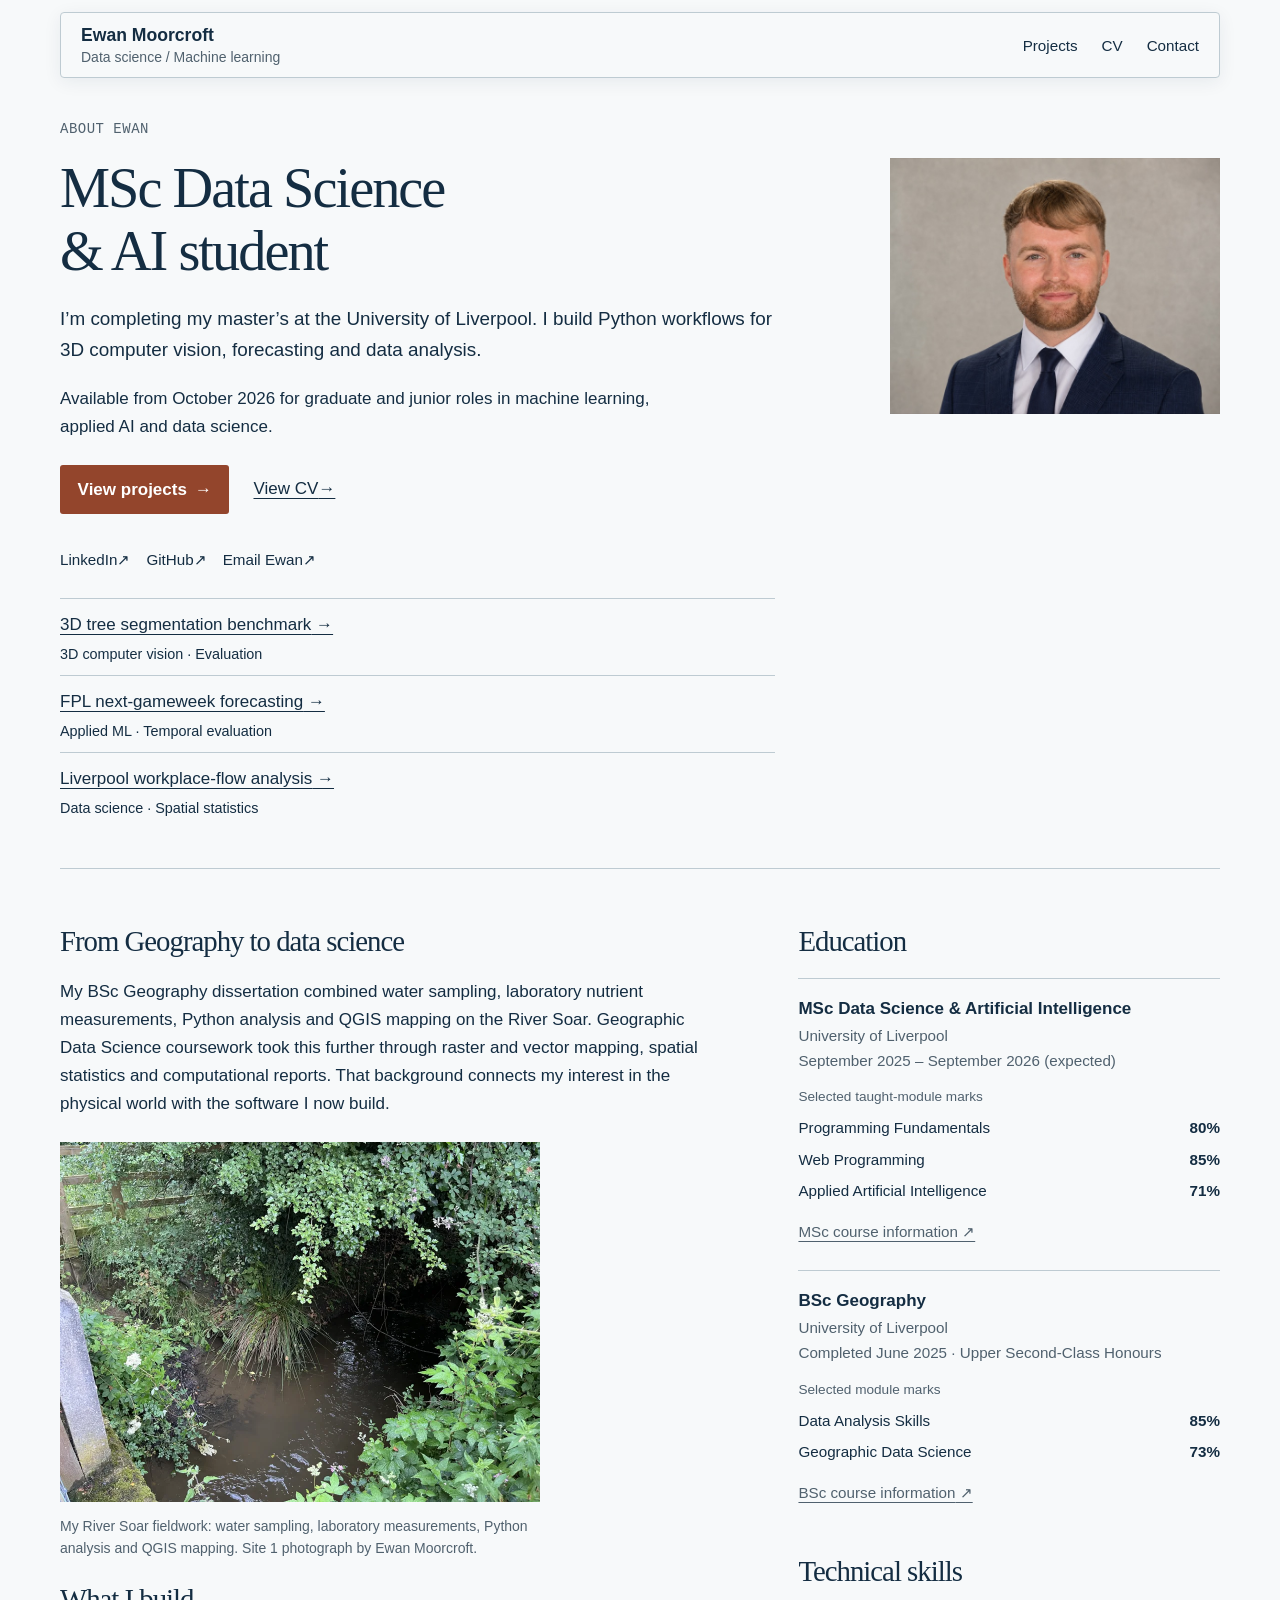
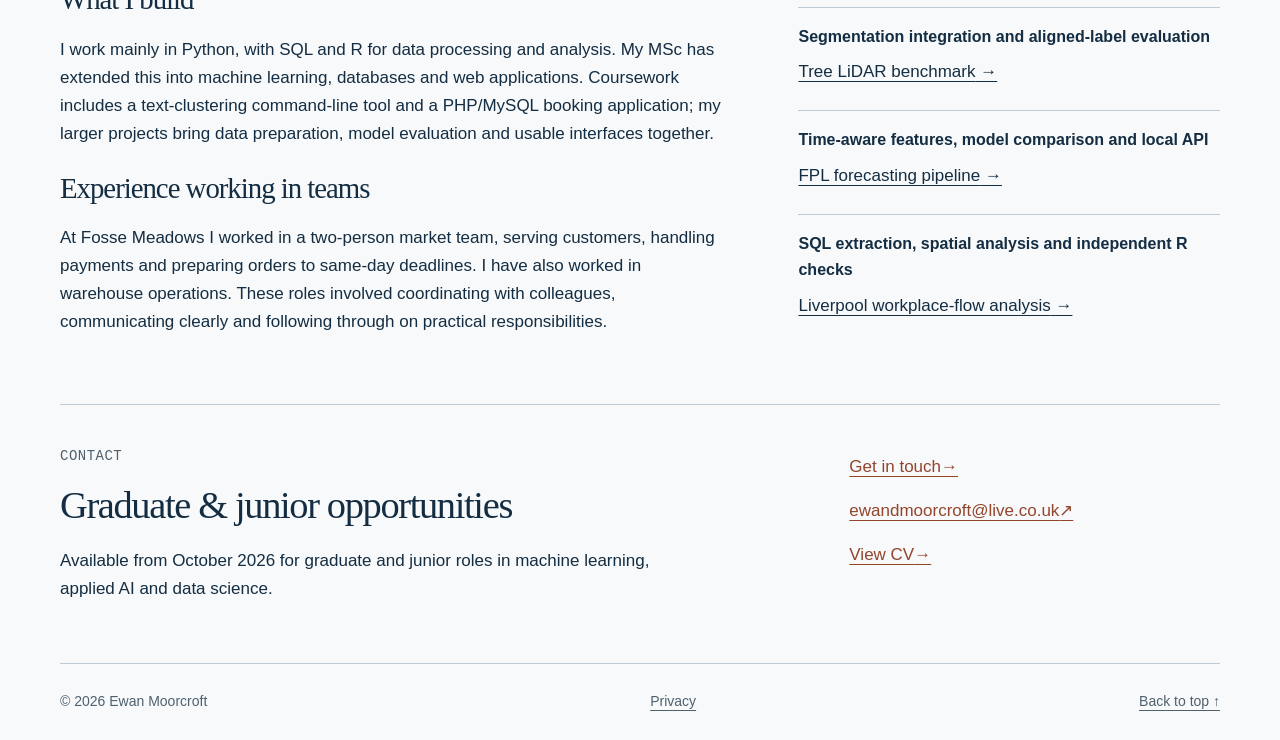
<file: index.html>
<!doctype html><html lang="en-GB"><head><meta charset="utf-8"><meta name="viewport" content="width=device-width, initial-scale=1"><title>Ewan Moorcroft | Data Science and Machine Learning</title><meta name="description" content="Ewan Moorcroft — MSc Data Science and AI student seeking graduate and junior machine-learning, applied-AI and data-science roles. Explore 3D vision, forecasting and evaluation projects."><meta name="theme-color" content="#f7f9fa"><link rel="canonical" href="https://ewanmoorcroft.github.io/"><meta property="og:type" content="website"><meta property="og:title" content="Ewan Moorcroft | Data Science and Machine Learning"><meta property="og:description" content="Ewan Moorcroft — MSc Data Science and AI student seeking graduate and junior machine-learning, applied-AI and data-science roles. Explore 3D vision, forecasting and evaluation projects."><meta property="og:url" content="https://ewanmoorcroft.github.io/"><meta name="twitter:card" content="summary_large_image"><meta name="twitter:title" content="Ewan Moorcroft | Data Science and Machine Learning"><meta name="twitter:description" content="Ewan Moorcroft — MSc Data Science and AI student seeking graduate and junior machine-learning, applied-AI and data-science roles. Explore 3D vision, forecasting and evaluation projects."><meta property="og:image" content="https://ewanmoorcroft.github.io/assets/social-preview.png"><meta property="og:image:alt" content="Ewan Moorcroft — Data science and machine learning"><meta name="twitter:image" content="https://ewanmoorcroft.github.io/assets/social-preview.png"><link rel="icon" type="image/svg+xml" href="/favicon.svg"><link rel="stylesheet" href="/styles.css"><script type="application/ld+json">{"@context":"https://schema.org","@type":"Person","name":"Ewan Moorcroft","url":"https://ewanmoorcroft.github.io/","sameAs":["https://github.com/EwanMoorcroft","https://www.linkedin.com/in/ewan-moorcroft"],"description":"Ewan Moorcroft — MSc Data Science and AI student seeking graduate and junior machine-learning, applied-AI and data-science roles. Explore 3D vision, forecasting and evaluation projects."}</script></head><body><a class="skip-link" href="#main">Skip to content</a><header class="masthead wrap"><a class="identity" href="/" aria-label="Ewan Moorcroft home" aria-current="page">Ewan Moorcroft<span>Data science / Machine learning</span></a><nav aria-label="Main navigation"><a href="/projects/">Projects</a><a href="/cv/">CV</a><a href="/contact/">Contact</a></nav></header><main id="main" tabindex="-1"><section id="about" class="about-opening wrap"><div class="about-intro"><p class="eyebrow">ABOUT EWAN</p><h1>MSc Data Science<br>& AI student</h1><p class="introduction">I’m completing my master’s at the University of Liverpool. I build Python workflows for 3D computer vision, forecasting and data analysis.</p><p class="availability">Available from October 2026 for graduate and junior roles in machine learning, applied AI and data science.</p><div id="work" class="actions"><a class="primary-link" href="/projects/">View projects<span aria-hidden="true"> →</span></a><a class="" href="/cv/">View CV<span aria-hidden="true"> →</span></a></div><nav class="profile-links" aria-label="Professional links"><a class="" href="https://www.linkedin.com/in/ewan-moorcroft">LinkedIn<span aria-hidden="true"> ↗</span></a><a class="" href="https://github.com/EwanMoorcroft">GitHub<span aria-hidden="true"> ↗</span></a><a class="" href="mailto:ewandmoorcroft@live.co.uk">Email Ewan<span aria-hidden="true"> ↗</span></a></nav><ul class="project-shortcuts"><li><a class="" href="/projects/tree-lidar-benchmark/">3D tree segmentation benchmark<span aria-hidden="true"> →</span></a><span>3D computer vision · Evaluation</span></li><li><a class="" href="/projects/fpl-forecasting/">FPL next-gameweek forecasting<span aria-hidden="true"> →</span></a><span>Applied ML · Temporal evaluation</span></li><li><a class="" href="/projects/liverpool-urban-accessibility/">Liverpool workplace-flow analysis<span aria-hidden="true"> →</span></a><span>Data science · Spatial statistics</span></li></ul></div><img class="portrait" src="/assets/ewan-moorcroft.jpg" width="720" height="557" loading="eager" alt="Ewan Moorcroft"></section><div class="wrap about-support"><section><h2>From Geography to data science</h2><p>My BSc Geography dissertation combined water sampling, laboratory nutrient measurements, Python analysis and QGIS mapping on the River Soar. Geographic Data Science coursework took this further through raster and vector mapping, spatial statistics and computational reports. That background connects my interest in the physical world with the software I now build.</p><figure class="study-figure fieldwork-figure"><a href="/assets/river-soar-fieldwork.webp"><img src="/assets/river-soar-fieldwork.webp" width="960" height="720" loading="lazy" alt="River Soar sampling site with dense vegetation along the banks"></a><figcaption>My River Soar fieldwork: water sampling, laboratory measurements, Python analysis and QGIS mapping. Site 1 photograph by Ewan Moorcroft.</figcaption></figure><h2>What I build</h2><p>I work mainly in Python, with SQL and R for data processing and analysis. My MSc has extended this into machine learning, databases and web applications. Coursework includes a text-clustering command-line tool and a PHP/MySQL booking application; my larger projects bring data preparation, model evaluation and usable interfaces together.</p><h2>Experience working in teams</h2><p>At Fosse Meadows I worked in a two-person market team, serving customers, handling payments and preparing orders to same-day deadlines. I have also worked in warehouse operations. These roles involved coordinating with colleagues, communicating clearly and following through on practical responsibilities.</p></section><aside><section><h2>Education</h2><dl class="education"><div><dt>MSc Data Science &amp; Artificial Intelligence</dt><dd>University of Liverpool<br>September 2025 – September 2026 (expected)<p class="module-label">Selected taught-module marks</p><ul class="module-marks"><li><span>Programming Fundamentals</span><strong>80%</strong></li><li><span>Web Programming</span><strong>85%</strong></li><li><span>Applied Artificial Intelligence</span><strong>71%</strong></li></ul><a class="course-link" href="https://www.liverpool.ac.uk/courses/data-science-and-artificial-intelligence-msc">MSc course information<span aria-hidden="true"> ↗</span></a></dd></div><div><dt>BSc Geography</dt><dd>University of Liverpool<br>Completed June 2025 · Upper Second-Class Honours<p class="module-label">Selected module marks</p><ul class="module-marks"><li><span>Data Analysis Skills</span><strong>85%</strong></li><li><span>Geographic Data Science</span><strong>73%</strong></li></ul><a class="course-link" href="https://www.liverpool.ac.uk/courses/geography-bsc-hons">BSc course information<span aria-hidden="true"> ↗</span></a></dd></div></dl></section><section><h2>Technical skills</h2><dl class="skill-evidence"><div><dt>Segmentation integration and aligned-label evaluation</dt><dd><a class="" href="/projects/tree-lidar-benchmark/#verification">Tree LiDAR benchmark<span aria-hidden="true"> →</span></a></dd></div><div><dt>Time-aware features, model comparison and local API</dt><dd><a class="" href="/projects/fpl-forecasting/#verification">FPL forecasting pipeline<span aria-hidden="true"> →</span></a></dd></div><div><dt>SQL extraction, spatial analysis and independent R checks</dt><dd><a class="" href="/projects/liverpool-urban-accessibility/#verification">Liverpool workplace-flow analysis<span aria-hidden="true"> →</span></a></dd></div></dl></section></aside></div><section id="contact" class="wrap contact" aria-labelledby="contact-title"><div><p class="eyebrow">CONTACT</p><h2 id="contact-title">Graduate & junior opportunities</h2><p>Available from October 2026 for graduate and junior roles in machine learning, applied AI and data science.</p></div><div class="contact-links"><a class="" href="/contact/">Get in touch<span aria-hidden="true"> →</span></a><a class="" href="mailto:ewandmoorcroft@live.co.uk">ewandmoorcroft@live.co.uk<span aria-hidden="true"> ↗</span></a><a class="" href="/cv/">View CV<span aria-hidden="true"> →</span></a></div></section></main><footer class="wrap footer"><span>© 2026 Ewan Moorcroft</span><a href="/privacy/">Privacy</a><a href="#main">Back to top ↑</a></footer></body></html>
</file>
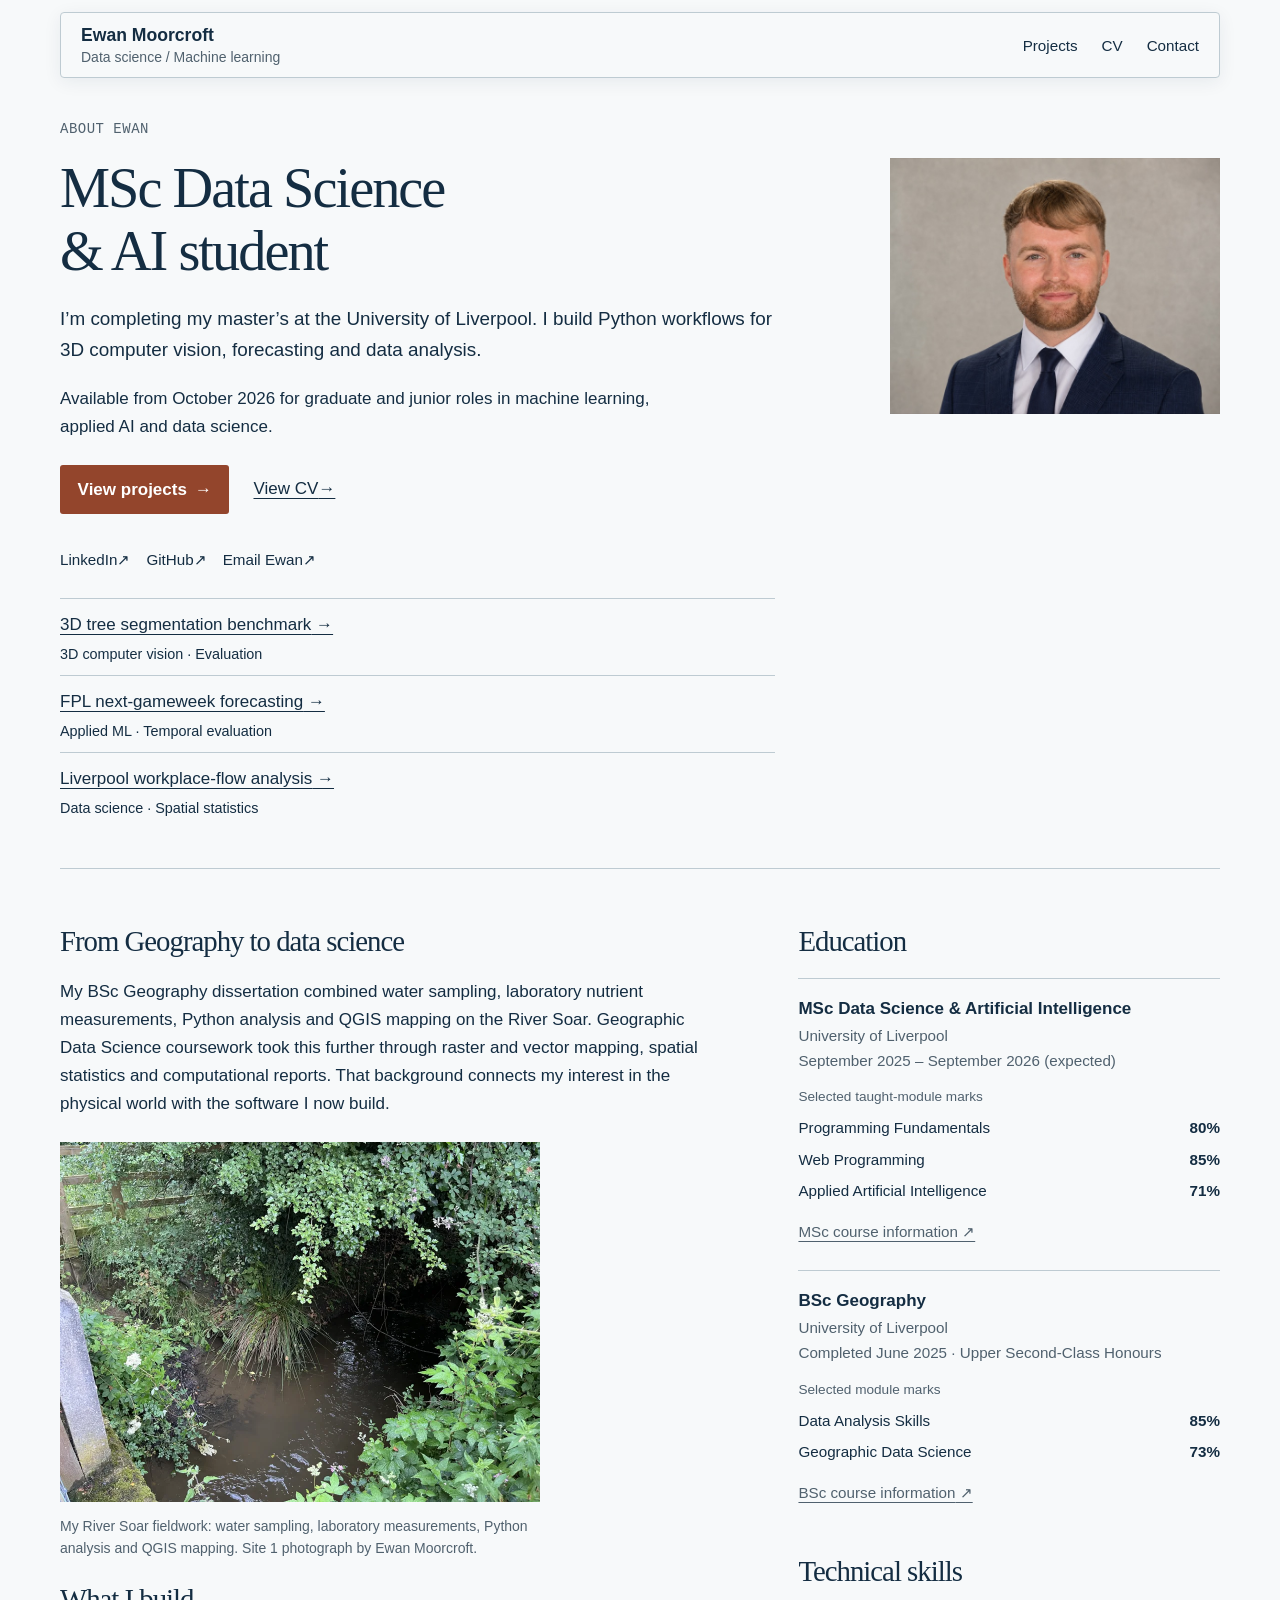
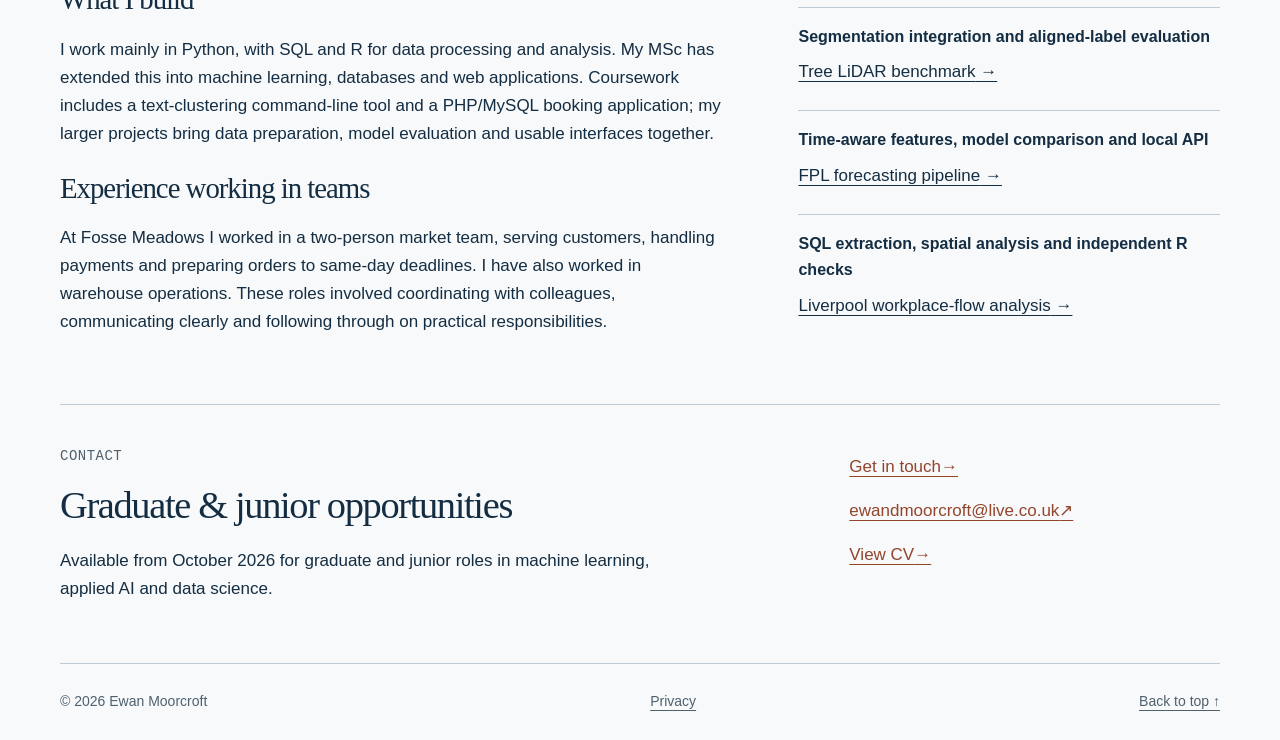
<file: about/index.html>
<!doctype html><html lang="en-GB"><head><meta charset="utf-8"><meta name="viewport" content="width=device-width, initial-scale=1"><title>Page moved | Ewan Moorcroft</title><meta name="description" content="This portfolio page has moved."><meta name="theme-color" content="#f7f9fa"><link rel="canonical" href="https://ewanmoorcroft.github.io/"><meta property="og:type" content="website"><meta property="og:title" content="Page moved | Ewan Moorcroft"><meta property="og:description" content="This portfolio page has moved."><meta property="og:url" content="https://ewanmoorcroft.github.io/"><meta name="twitter:card" content="summary_large_image"><meta name="twitter:title" content="Page moved | Ewan Moorcroft"><meta name="twitter:description" content="This portfolio page has moved."><meta property="og:image" content="https://ewanmoorcroft.github.io/assets/social-preview.png"><meta property="og:image:alt" content="Ewan Moorcroft — Data science and machine learning"><meta name="twitter:image" content="https://ewanmoorcroft.github.io/assets/social-preview.png"><meta name="robots" content="noindex"><link rel="icon" type="image/svg+xml" href="/favicon.svg"><link rel="stylesheet" href="/styles.css"><script type="application/ld+json">{"@context":"https://schema.org","@type":"Person","name":"Ewan Moorcroft","url":"https://ewanmoorcroft.github.io/","sameAs":["https://github.com/EwanMoorcroft","https://www.linkedin.com/in/ewan-moorcroft"],"description":"Ewan Moorcroft — MSc Data Science and AI student seeking graduate and junior machine-learning, applied-AI and data-science roles. Explore 3D vision, forecasting and evaluation projects."}</script><meta http-equiv="refresh" content="0;url=/"></head><body><a class="skip-link" href="#main">Skip to content</a><header class="masthead wrap"><a class="identity" href="/" aria-label="Ewan Moorcroft home" aria-current="page">Ewan Moorcroft<span>Data science / Machine learning</span></a><nav aria-label="Main navigation"><a href="/projects/">Projects</a><a href="/cv/">CV</a><a href="/contact/">Contact</a></nav></header><main id="main" tabindex="-1"><section class="wrap text-page"><h1>This page has moved.</h1><p><a href="/">Continue to Home →</a></p></section><section id="contact" class="wrap contact" aria-labelledby="contact-title"><div><p class="eyebrow">CONTACT</p><h2 id="contact-title">Graduate & junior opportunities</h2><p>Available from October 2026 for graduate and junior roles in machine learning, applied AI and data science.</p></div><div class="contact-links"><a class="" href="/contact/">Get in touch<span aria-hidden="true"> →</span></a><a class="" href="mailto:ewandmoorcroft@live.co.uk">ewandmoorcroft@live.co.uk<span aria-hidden="true"> ↗</span></a><a class="" href="/cv/">View CV<span aria-hidden="true"> →</span></a></div></section></main><footer class="wrap footer"><span>© 2026 Ewan Moorcroft</span><a href="/privacy/">Privacy</a><a href="#main">Back to top ↑</a></footer></body></html>
</file>
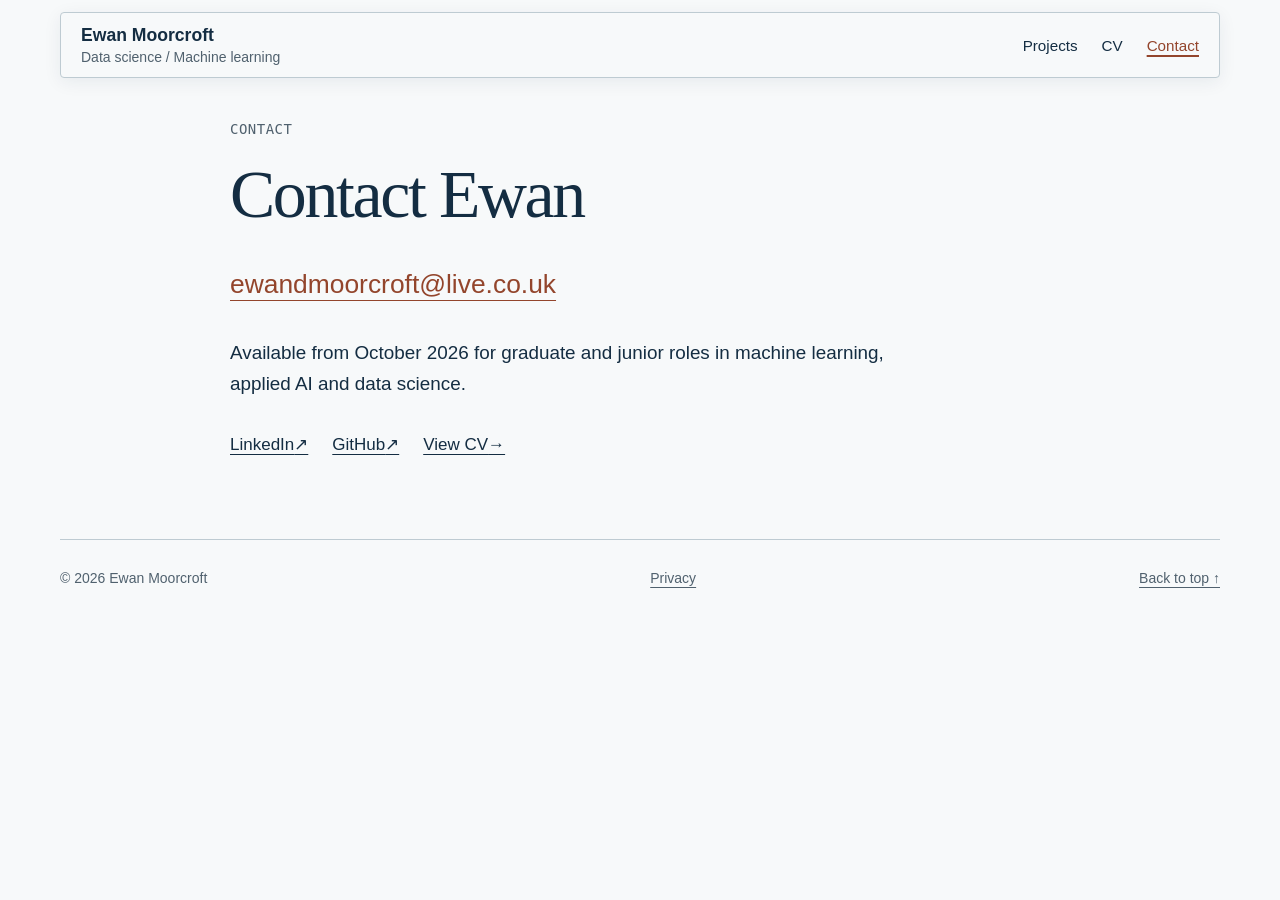
<file: contact/index.html>
<!doctype html><html lang="en-GB"><head><meta charset="utf-8"><meta name="viewport" content="width=device-width, initial-scale=1"><title>Contact | Ewan Moorcroft</title><meta name="description" content="Contact Ewan Moorcroft about graduate and junior machine-learning, applied-AI and data-science opportunities. Available from October 2026."><meta name="theme-color" content="#f7f9fa"><link rel="canonical" href="https://ewanmoorcroft.github.io/contact/"><meta property="og:type" content="website"><meta property="og:title" content="Contact | Ewan Moorcroft"><meta property="og:description" content="Contact Ewan Moorcroft about graduate and junior machine-learning, applied-AI and data-science opportunities. Available from October 2026."><meta property="og:url" content="https://ewanmoorcroft.github.io/contact/"><meta name="twitter:card" content="summary_large_image"><meta name="twitter:title" content="Contact | Ewan Moorcroft"><meta name="twitter:description" content="Contact Ewan Moorcroft about graduate and junior machine-learning, applied-AI and data-science opportunities. Available from October 2026."><meta property="og:image" content="https://ewanmoorcroft.github.io/assets/social-preview.png"><meta property="og:image:alt" content="Ewan Moorcroft — Data science and machine learning"><meta name="twitter:image" content="https://ewanmoorcroft.github.io/assets/social-preview.png"><link rel="icon" type="image/svg+xml" href="/favicon.svg"><link rel="stylesheet" href="/styles.css"></head><body><a class="skip-link" href="#main">Skip to content</a><header class="masthead wrap"><a class="identity" href="/" aria-label="Ewan Moorcroft home">Ewan Moorcroft<span>Data science / Machine learning</span></a><nav aria-label="Main navigation"><a href="/projects/">Projects</a><a href="/cv/">CV</a><a href="/contact/" aria-current="page">Contact</a></nav></header><main id="main" tabindex="-1"><section id="contact" class="wrap text-page contact-page"><p class="eyebrow">CONTACT</p><h1>Contact Ewan</h1><a class="contact-email" href="mailto:ewandmoorcroft@live.co.uk">ewandmoorcroft@live.co.uk</a><p class="introduction">Available from October 2026 for graduate and junior roles in machine learning, applied AI and data science.</p><div class="actions"><a class="" href="https://www.linkedin.com/in/ewan-moorcroft">LinkedIn<span aria-hidden="true"> ↗</span></a><a class="" href="https://github.com/EwanMoorcroft">GitHub<span aria-hidden="true"> ↗</span></a><a class="" href="/cv/">View CV<span aria-hidden="true"> →</span></a></div></section></main><footer class="wrap footer"><span>© 2026 Ewan Moorcroft</span><a href="/privacy/">Privacy</a><a href="#main">Back to top ↑</a></footer></body></html>
</file>
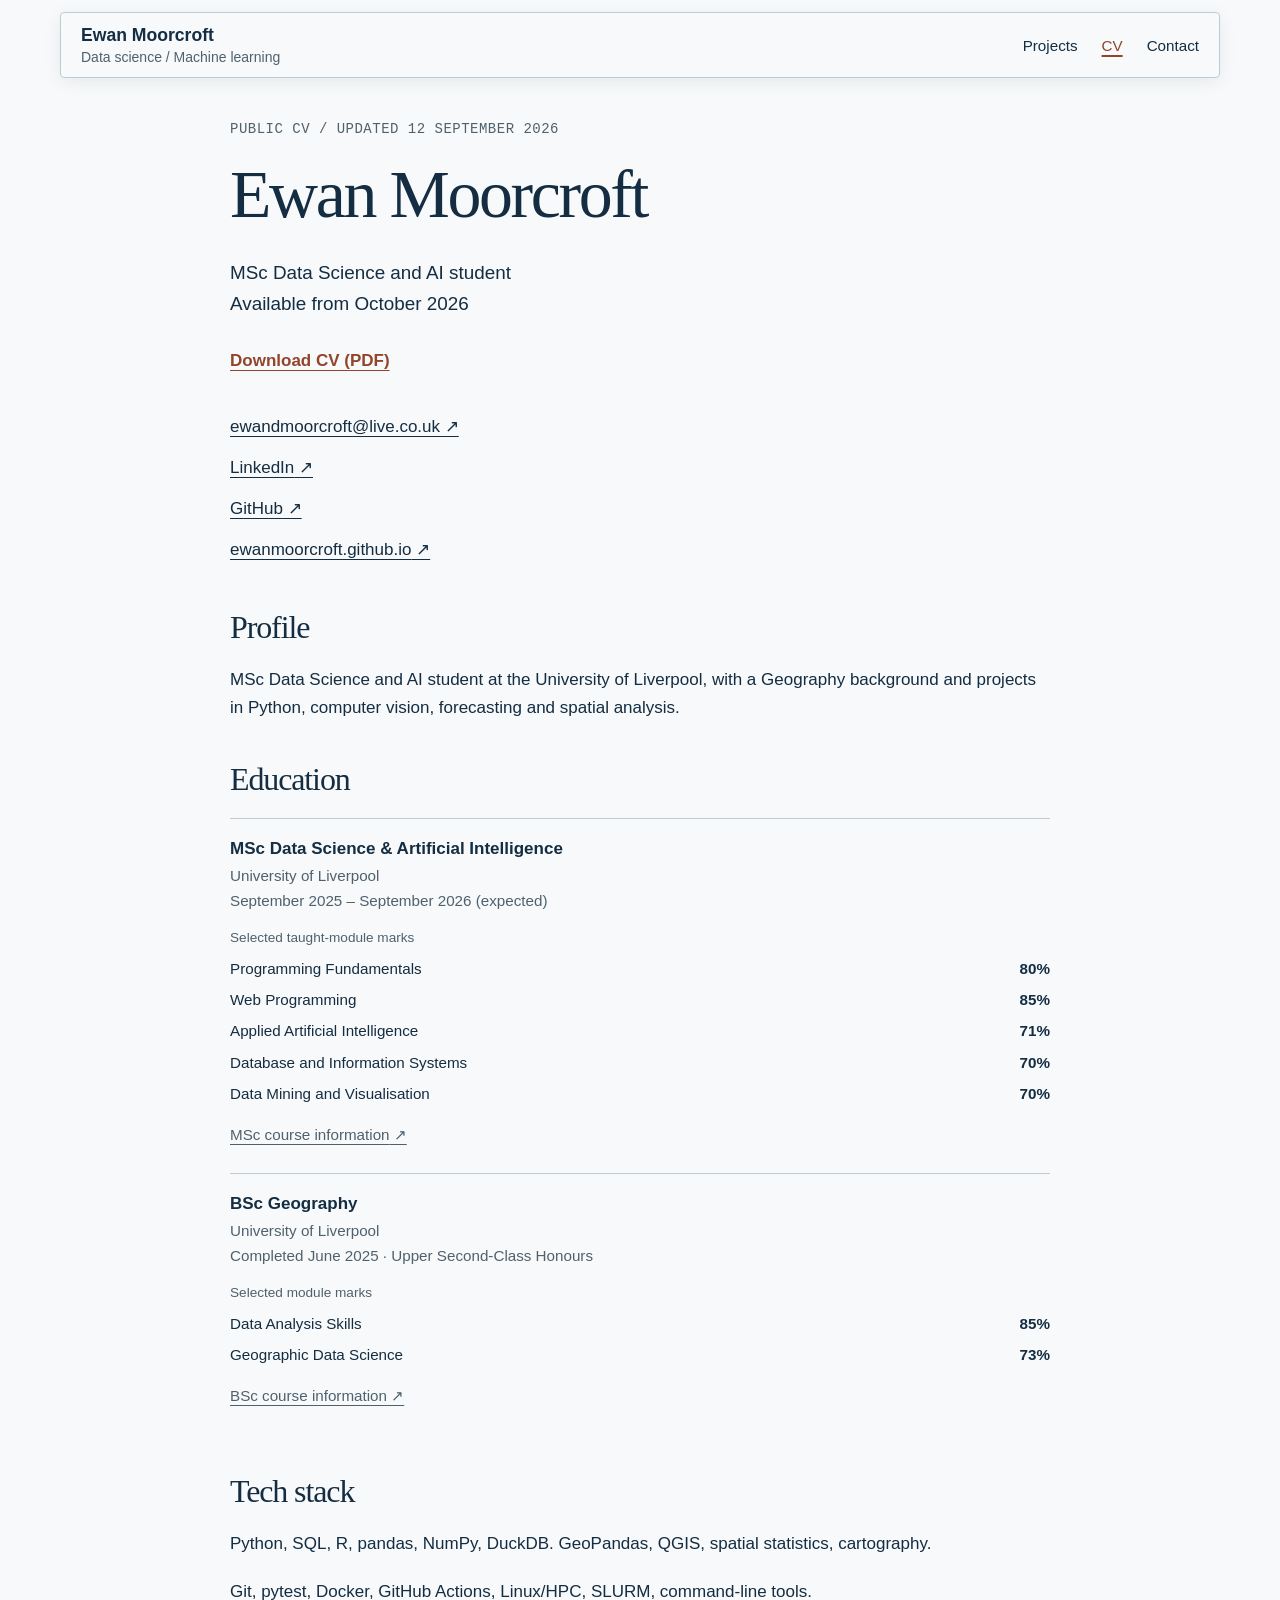
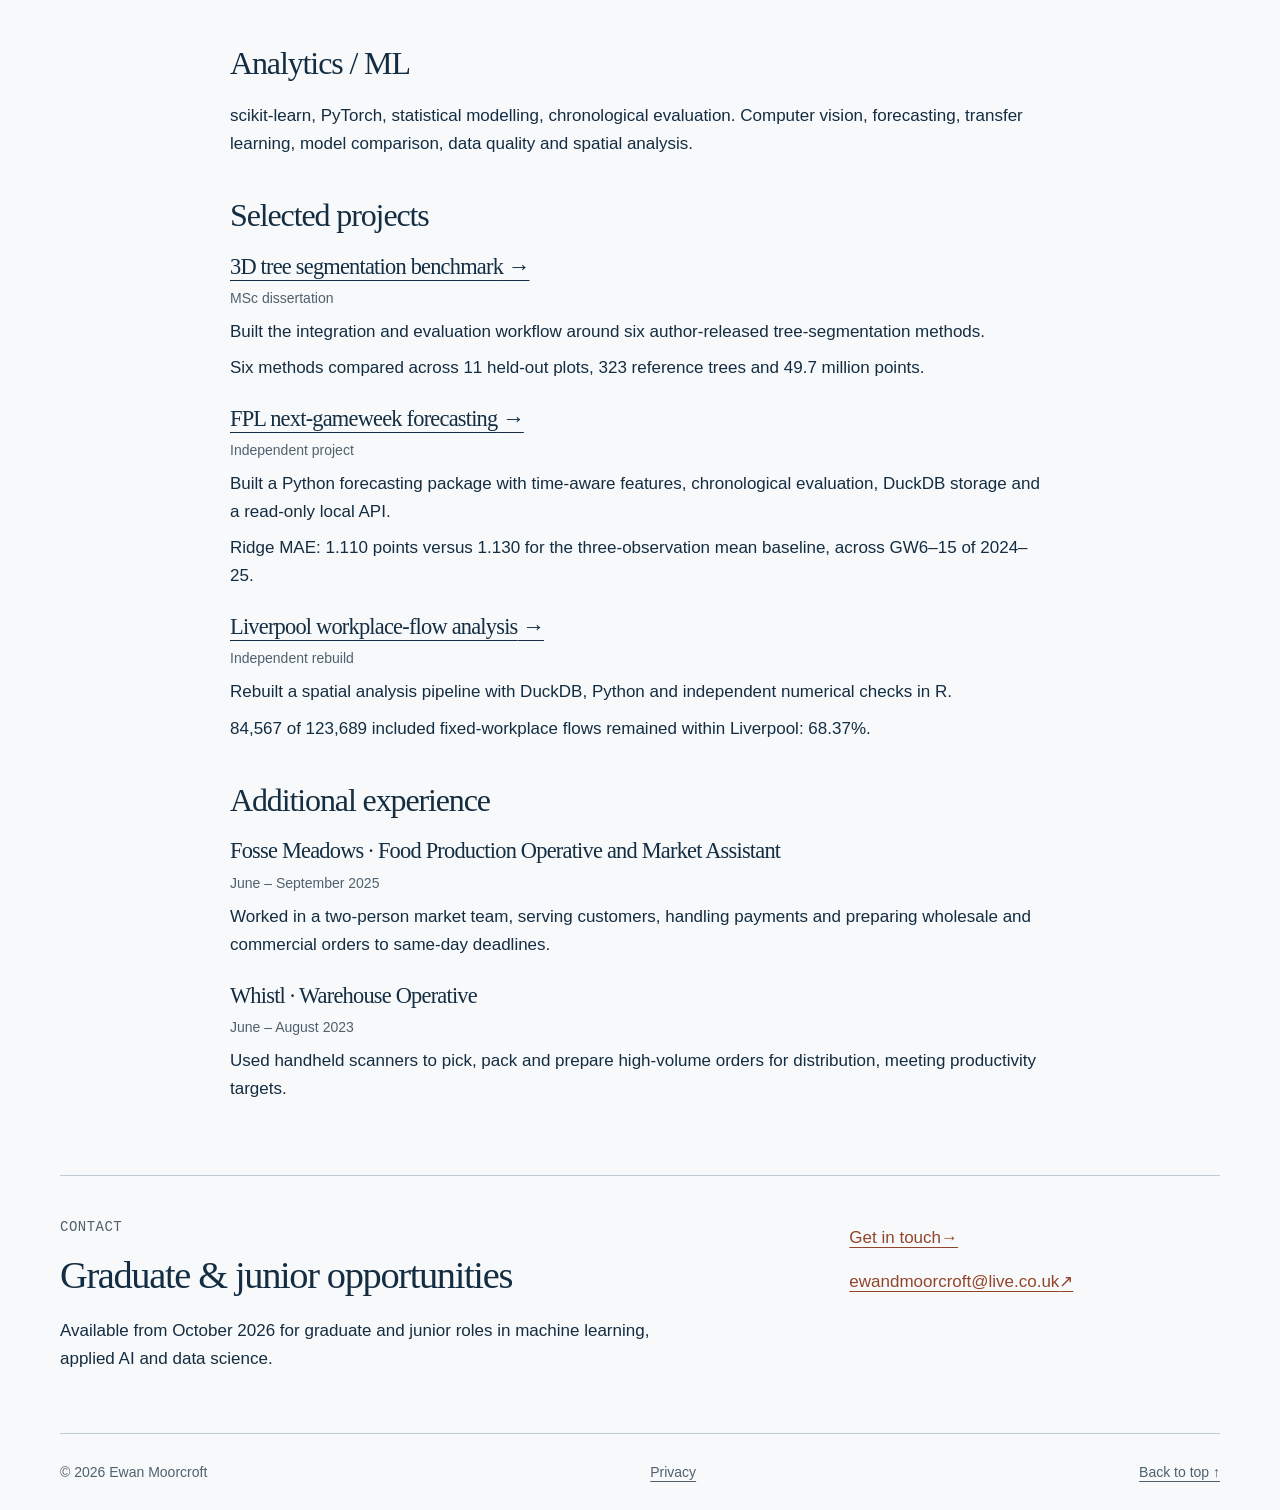
<file: cv/index.html>
<!doctype html><html lang="en-GB"><head><meta charset="utf-8"><meta name="viewport" content="width=device-width, initial-scale=1"><title>CV | Ewan Moorcroft</title><meta name="description" content="Read Ewan Moorcroft’s CV: technical skills, selected projects, education and work experience. Download the public PDF."><meta name="theme-color" content="#f7f9fa"><link rel="canonical" href="https://ewanmoorcroft.github.io/cv/"><meta property="og:type" content="website"><meta property="og:title" content="CV | Ewan Moorcroft"><meta property="og:description" content="Read Ewan Moorcroft’s CV: technical skills, selected projects, education and work experience. Download the public PDF."><meta property="og:url" content="https://ewanmoorcroft.github.io/cv/"><meta name="twitter:card" content="summary_large_image"><meta name="twitter:title" content="CV | Ewan Moorcroft"><meta name="twitter:description" content="Read Ewan Moorcroft’s CV: technical skills, selected projects, education and work experience. Download the public PDF."><meta property="og:image" content="https://ewanmoorcroft.github.io/assets/social-preview.png"><meta property="og:image:alt" content="Ewan Moorcroft — Data science and machine learning"><meta name="twitter:image" content="https://ewanmoorcroft.github.io/assets/social-preview.png"><link rel="icon" type="image/svg+xml" href="/favicon.svg"><link rel="stylesheet" href="/styles.css"></head><body><a class="skip-link" href="#main">Skip to content</a><header class="masthead wrap"><a class="identity" href="/" aria-label="Ewan Moorcroft home">Ewan Moorcroft<span>Data science / Machine learning</span></a><nav aria-label="Main navigation"><a href="/projects/">Projects</a><a href="/cv/" aria-current="page">CV</a><a href="/contact/">Contact</a></nav></header><main id="main" tabindex="-1"><article class="wrap text-page cv-page"><header><p class="eyebrow">PUBLIC CV / UPDATED 12 SEPTEMBER 2026</p><h1>Ewan Moorcroft</h1><p class="introduction">MSc Data Science and AI student<br>Available from October 2026</p><a class="text-link" href="/files/ewan-moorcroft-cv.pdf" download>Download CV (PDF)</a><div class="cv-links"><a class="" href="mailto:ewandmoorcroft@live.co.uk">ewandmoorcroft@live.co.uk<span aria-hidden="true"> ↗</span></a><a class="" href="https://www.linkedin.com/in/ewan-moorcroft">LinkedIn<span aria-hidden="true"> ↗</span></a><a class="" href="https://github.com/EwanMoorcroft">GitHub<span aria-hidden="true"> ↗</span></a><a class="" href="https://ewanmoorcroft.github.io">ewanmoorcroft.github.io<span aria-hidden="true"> ↗</span></a></div></header><section><h2>Profile</h2><p>MSc Data Science and AI student at the University of Liverpool, with a Geography background and projects in Python, computer vision, forecasting and spatial analysis.</p></section><section><h2>Education</h2><dl class="education"><div><dt>MSc Data Science &amp; Artificial Intelligence</dt><dd>University of Liverpool<br>September 2025 – September 2026 (expected)<p class="module-label">Selected taught-module marks</p><ul class="module-marks"><li><span>Programming Fundamentals</span><strong>80%</strong></li><li><span>Web Programming</span><strong>85%</strong></li><li><span>Applied Artificial Intelligence</span><strong>71%</strong></li><li><span>Database and Information Systems</span><strong>70%</strong></li><li><span>Data Mining and Visualisation</span><strong>70%</strong></li></ul><a class="course-link" href="https://www.liverpool.ac.uk/courses/data-science-and-artificial-intelligence-msc">MSc course information<span aria-hidden="true"> ↗</span></a></dd></div><div><dt>BSc Geography</dt><dd>University of Liverpool<br>Completed June 2025 · Upper Second-Class Honours<p class="module-label">Selected module marks</p><ul class="module-marks"><li><span>Data Analysis Skills</span><strong>85%</strong></li><li><span>Geographic Data Science</span><strong>73%</strong></li></ul><a class="course-link" href="https://www.liverpool.ac.uk/courses/geography-bsc-hons">BSc course information<span aria-hidden="true"> ↗</span></a></dd></div></dl></section><section><h2>Tech stack</h2><p>Python, SQL, R, pandas, NumPy, DuckDB. GeoPandas, QGIS, spatial statistics, cartography.</p><p>Git, pytest, Docker, GitHub Actions, Linux/HPC, SLURM, command-line tools.</p></section><section><h2>Analytics / ML</h2><p>scikit-learn, PyTorch, statistical modelling, chronological evaluation. Computer vision, forecasting, transfer learning, model comparison, data quality and spatial analysis.</p></section><section><h2>Selected projects</h2><div class="cv-item"><h3><a class="" href="/projects/tree-lidar-benchmark/">3D tree segmentation benchmark<span aria-hidden="true"> →</span></a></h3><p class="source-note">MSc dissertation</p><p>Built the integration and evaluation workflow around six author-released tree-segmentation methods.</p><p>Six methods compared across 11 held-out plots, 323 reference trees and 49.7 million points.</p></div><div class="cv-item"><h3><a class="" href="/projects/fpl-forecasting/">FPL next-gameweek forecasting<span aria-hidden="true"> →</span></a></h3><p class="source-note">Independent project</p><p>Built a Python forecasting package with time-aware features, chronological evaluation, DuckDB storage and a read-only local API.</p><p>Ridge MAE: 1.110 points versus 1.130 for the three-observation mean baseline, across GW6–15 of 2024–25.</p></div><div class="cv-item"><h3><a class="" href="/projects/liverpool-urban-accessibility/">Liverpool workplace-flow analysis<span aria-hidden="true"> →</span></a></h3><p class="source-note">Independent rebuild</p><p>Rebuilt a spatial analysis pipeline with DuckDB, Python and independent numerical checks in R.</p><p>84,567 of 123,689 included fixed-workplace flows remained within Liverpool: 68.37%.</p></div></section><section><h2>Additional experience</h2><div class="cv-item"><h3>Fosse Meadows · Food Production Operative and Market Assistant</h3><p class="source-note">June – September 2025</p><p>Worked in a two-person market team, serving customers, handling payments and preparing wholesale and commercial orders to same-day deadlines.</p></div><div class="cv-item"><h3>Whistl · Warehouse Operative</h3><p class="source-note">June – August 2023</p><p>Used handheld scanners to pick, pack and prepare high-volume orders for distribution, meeting productivity targets.</p></div></section></article><section id="contact" class="wrap contact" aria-labelledby="contact-title"><div><p class="eyebrow">CONTACT</p><h2 id="contact-title">Graduate & junior opportunities</h2><p>Available from October 2026 for graduate and junior roles in machine learning, applied AI and data science.</p></div><div class="contact-links"><a class="" href="/contact/">Get in touch<span aria-hidden="true"> →</span></a><a class="" href="mailto:ewandmoorcroft@live.co.uk">ewandmoorcroft@live.co.uk<span aria-hidden="true"> ↗</span></a></div></section></main><footer class="wrap footer"><span>© 2026 Ewan Moorcroft</span><a href="/privacy/">Privacy</a><a href="#main">Back to top ↑</a></footer></body></html>
</file>
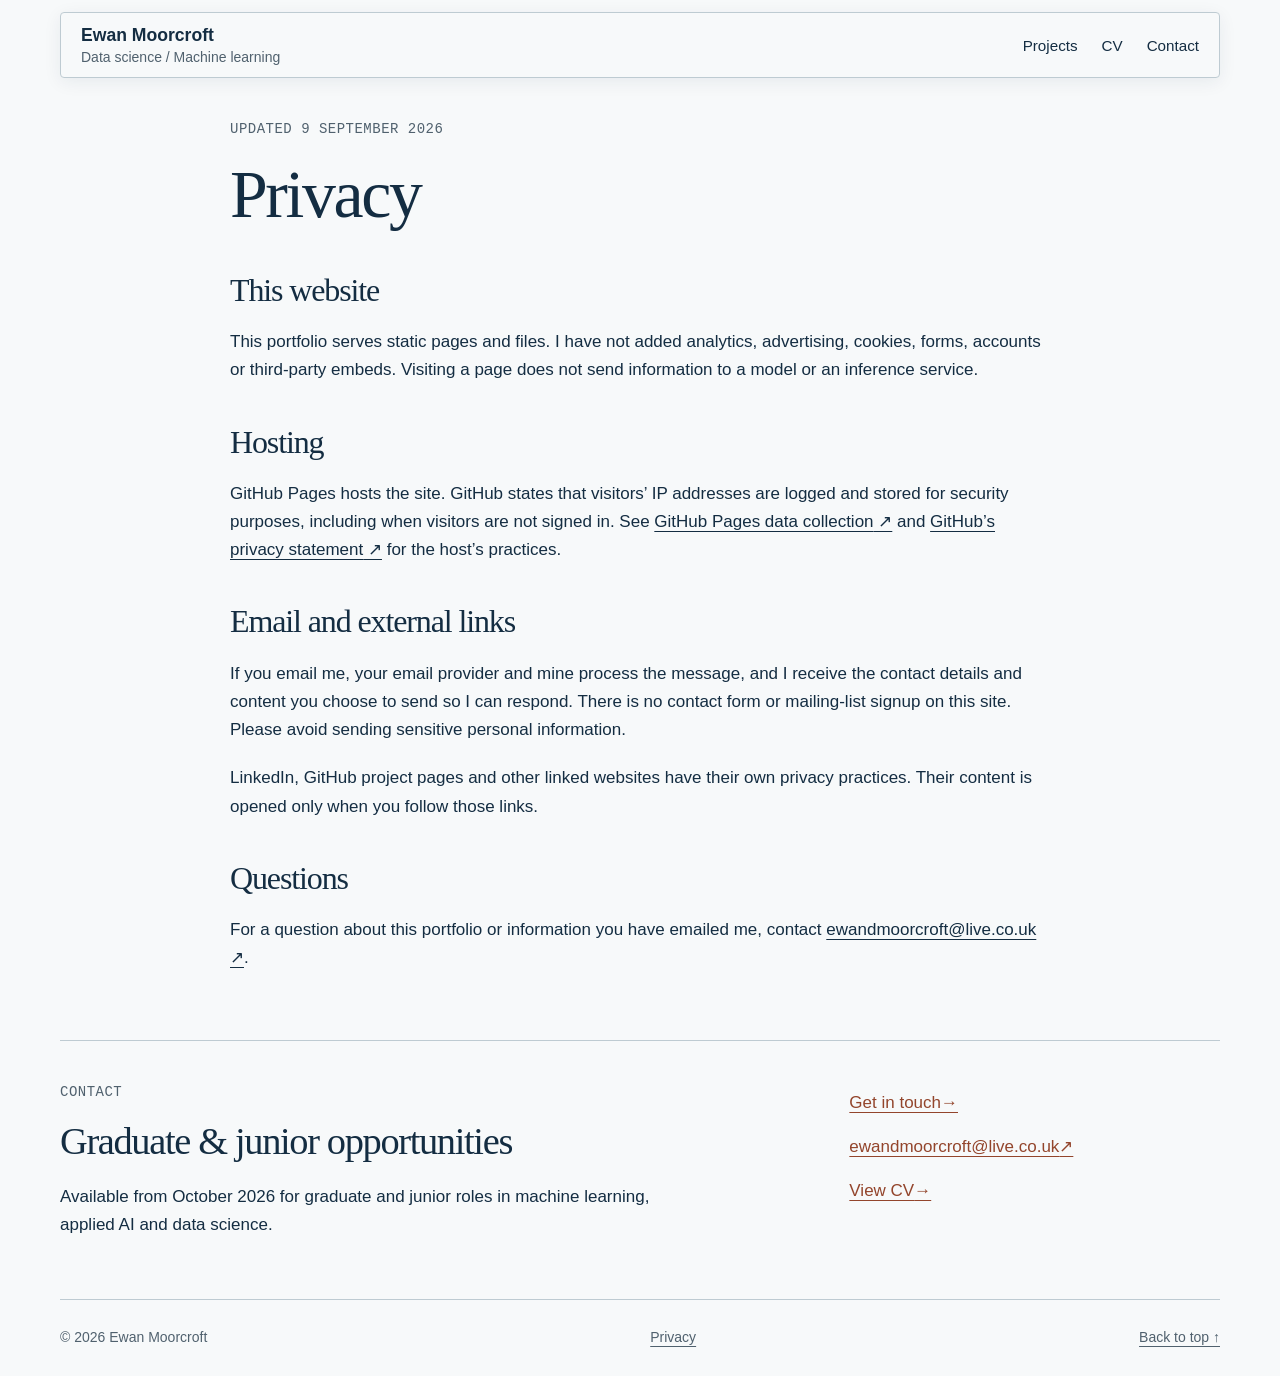
<file: privacy/index.html>
<!doctype html><html lang="en-GB"><head><meta charset="utf-8"><meta name="viewport" content="width=device-width, initial-scale=1"><title>Privacy | Ewan Moorcroft</title><meta name="description" content="How this portfolio uses GitHub Pages hosting, external links and email contact. No optional analytics, forms or embedded services."><meta name="theme-color" content="#f7f9fa"><link rel="canonical" href="https://ewanmoorcroft.github.io/privacy/"><meta property="og:type" content="website"><meta property="og:title" content="Privacy | Ewan Moorcroft"><meta property="og:description" content="How this portfolio uses GitHub Pages hosting, external links and email contact. No optional analytics, forms or embedded services."><meta property="og:url" content="https://ewanmoorcroft.github.io/privacy/"><meta name="twitter:card" content="summary_large_image"><meta name="twitter:title" content="Privacy | Ewan Moorcroft"><meta name="twitter:description" content="How this portfolio uses GitHub Pages hosting, external links and email contact. No optional analytics, forms or embedded services."><meta property="og:image" content="https://ewanmoorcroft.github.io/assets/social-preview.png"><meta property="og:image:alt" content="Ewan Moorcroft — Data science and machine learning"><meta name="twitter:image" content="https://ewanmoorcroft.github.io/assets/social-preview.png"><link rel="icon" type="image/svg+xml" href="/favicon.svg"><link rel="stylesheet" href="/styles.css"></head><body><a class="skip-link" href="#main">Skip to content</a><header class="masthead wrap"><a class="identity" href="/" aria-label="Ewan Moorcroft home">Ewan Moorcroft<span>Data science / Machine learning</span></a><nav aria-label="Main navigation"><a href="/projects/">Projects</a><a href="/cv/">CV</a><a href="/contact/">Contact</a></nav></header><main id="main" tabindex="-1"><article class="wrap text-page"><p class="eyebrow">UPDATED 9 SEPTEMBER 2026</p><h1>Privacy</h1><section><h2>This website</h2><p>This portfolio serves static pages and files. I have not added analytics, advertising, cookies, forms, accounts or third-party embeds. Visiting a page does not send information to a model or an inference service.</p></section><section><h2>Hosting</h2><p>GitHub Pages hosts the site. GitHub states that visitors’ IP addresses are logged and stored for security purposes, including when visitors are not signed in. See <a class="" href="https://docs.github.com/en/pages/getting-started-with-github-pages/what-is-github-pages">GitHub Pages data collection<span aria-hidden="true"> ↗</span></a> and <a class="" href="https://docs.github.com/en/site-policy/privacy-policies/github-general-privacy-statement">GitHub’s privacy statement<span aria-hidden="true"> ↗</span></a> for the host’s practices.</p></section><section><h2>Email and external links</h2><p>If you email me, your email provider and mine process the message, and I receive the contact details and content you choose to send so I can respond. There is no contact form or mailing-list signup on this site. Please avoid sending sensitive personal information.</p><p>LinkedIn, GitHub project pages and other linked websites have their own privacy practices. Their content is opened only when you follow those links.</p></section><section><h2>Questions</h2><p>For a question about this portfolio or information you have emailed me, contact <a class="" href="mailto:ewandmoorcroft@live.co.uk">ewandmoorcroft@live.co.uk<span aria-hidden="true"> ↗</span></a>.</p></section></article><section id="contact" class="wrap contact" aria-labelledby="contact-title"><div><p class="eyebrow">CONTACT</p><h2 id="contact-title">Graduate & junior opportunities</h2><p>Available from October 2026 for graduate and junior roles in machine learning, applied AI and data science.</p></div><div class="contact-links"><a class="" href="/contact/">Get in touch<span aria-hidden="true"> →</span></a><a class="" href="mailto:ewandmoorcroft@live.co.uk">ewandmoorcroft@live.co.uk<span aria-hidden="true"> ↗</span></a><a class="" href="/cv/">View CV<span aria-hidden="true"> →</span></a></div></section></main><footer class="wrap footer"><span>© 2026 Ewan Moorcroft</span><a href="/privacy/">Privacy</a><a href="#main">Back to top ↑</a></footer></body></html>
</file>
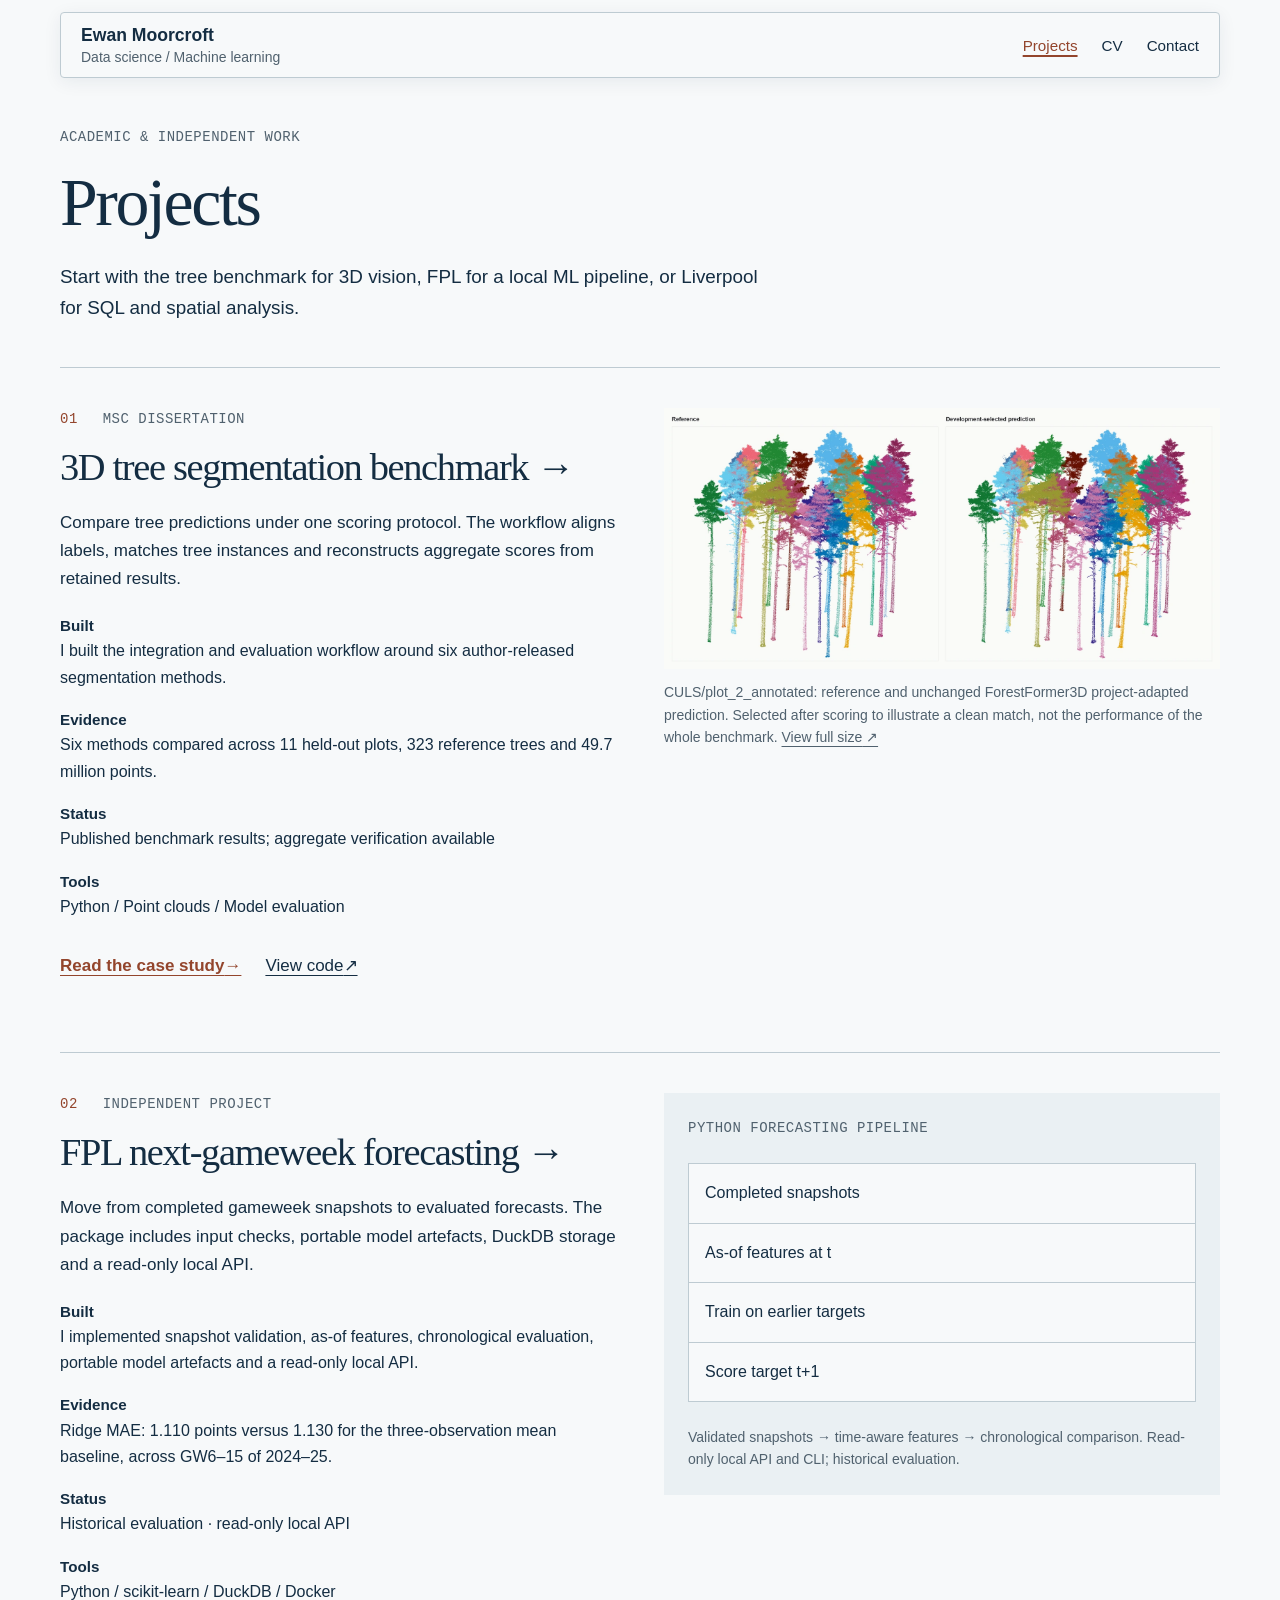
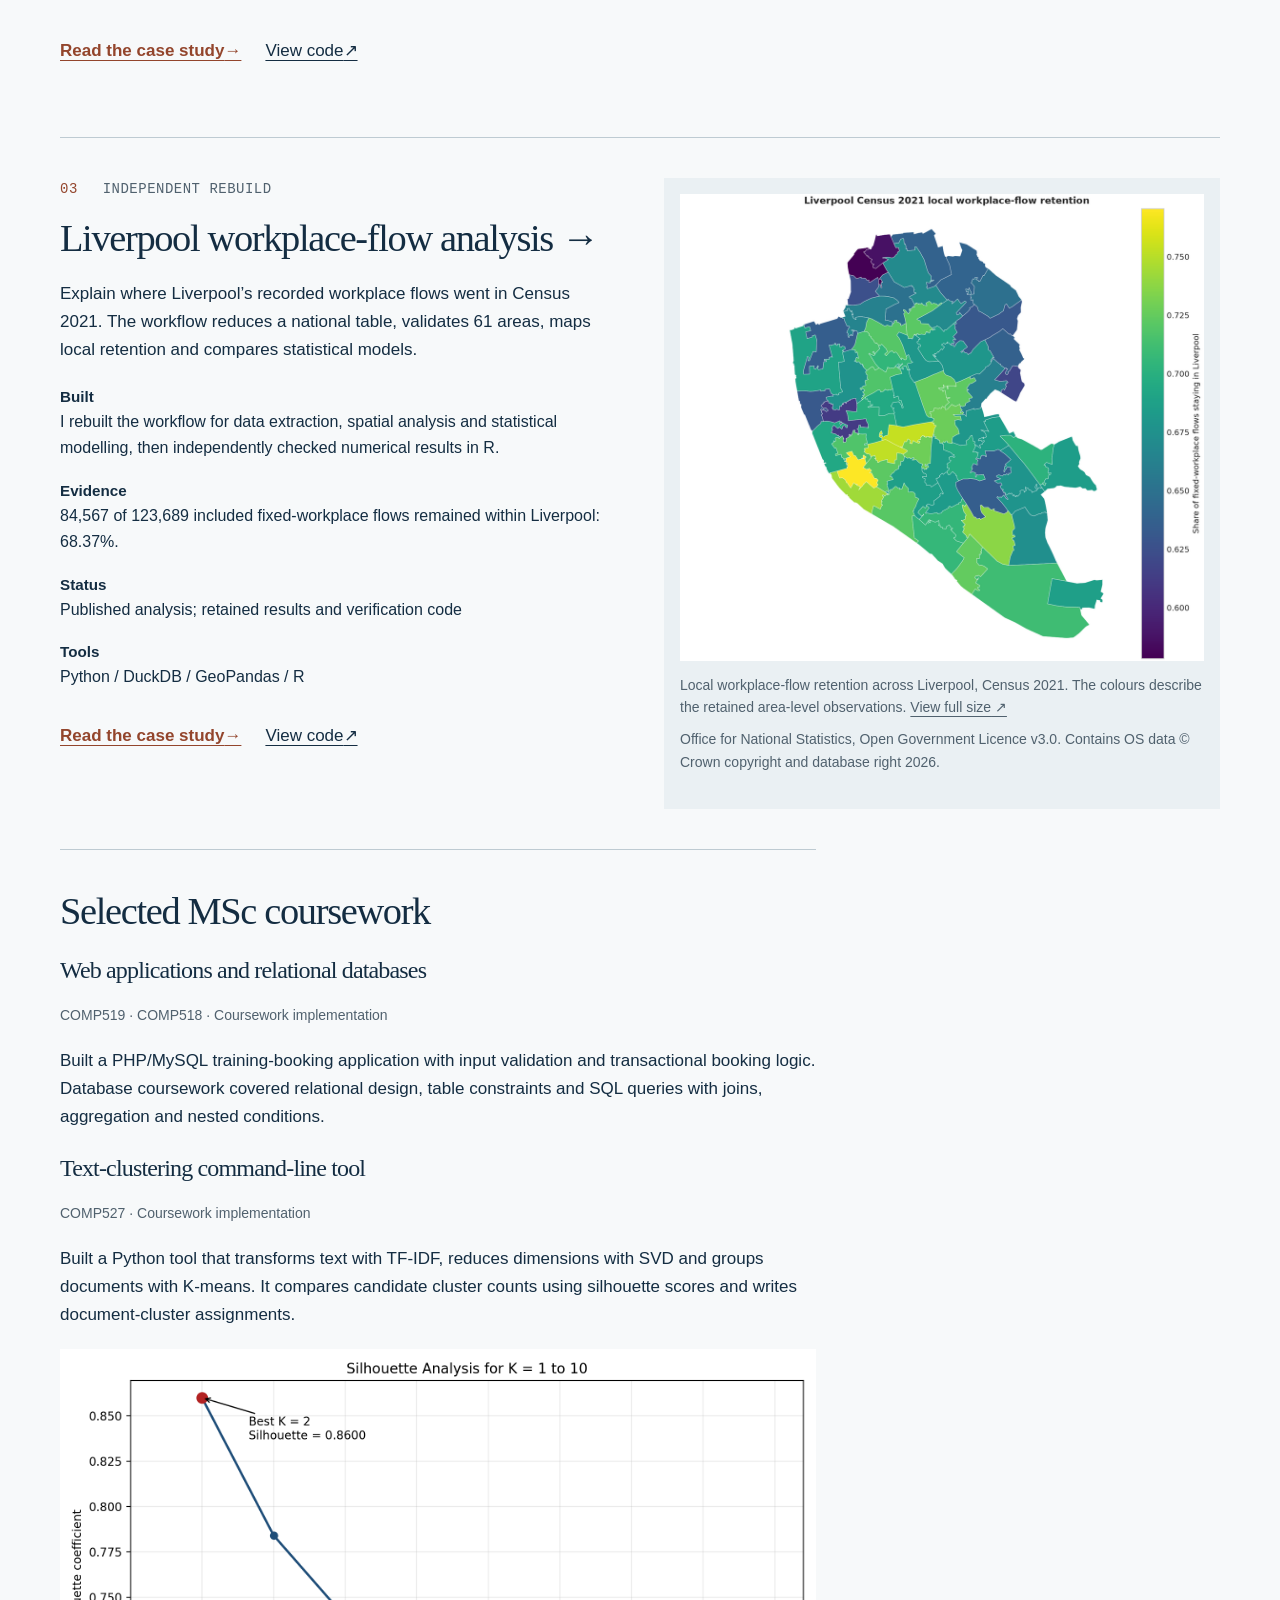
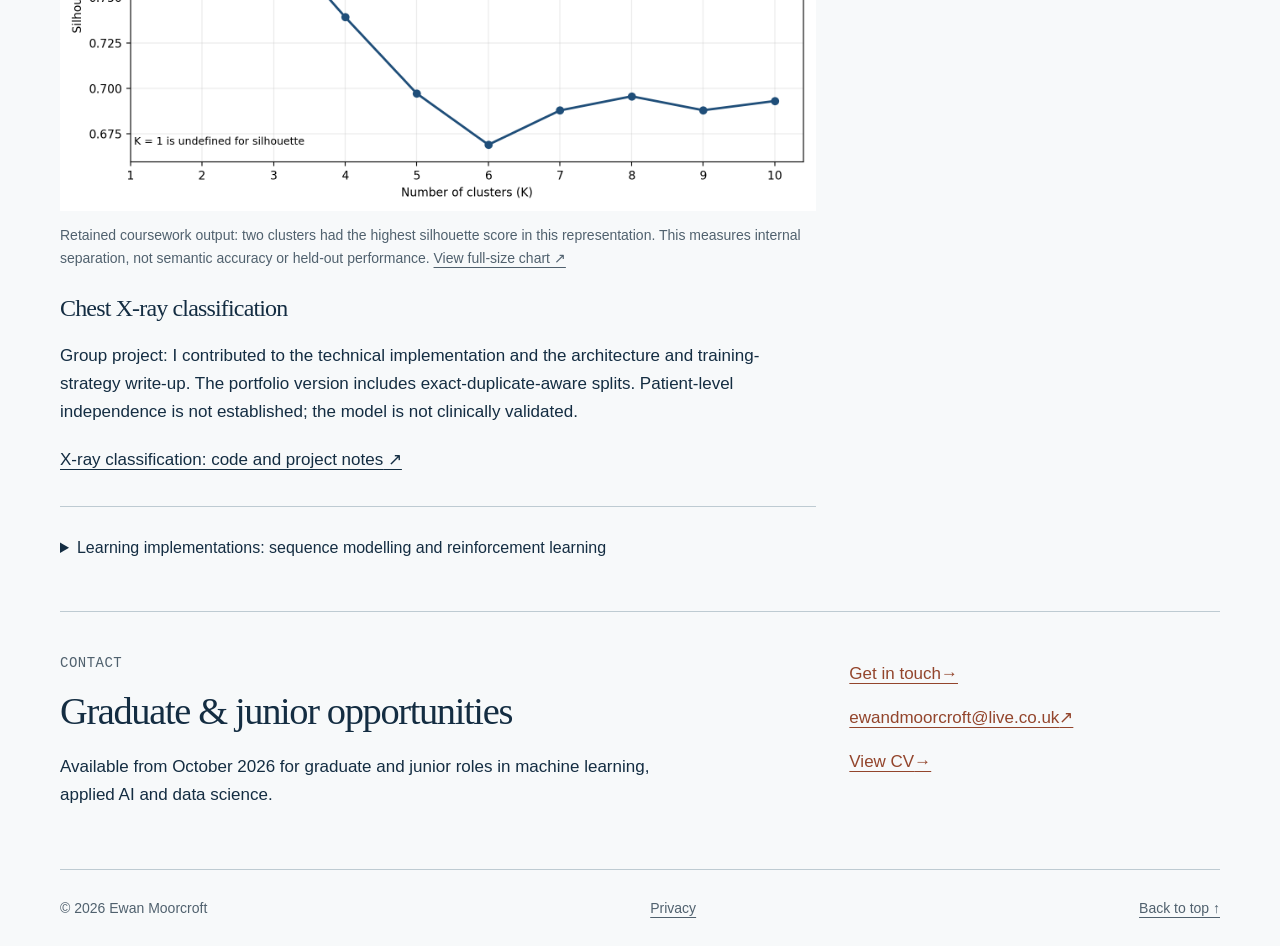
<file: projects/index.html>
<!doctype html><html lang="en-GB"><head><meta charset="utf-8"><meta name="viewport" content="width=device-width, initial-scale=1"><title>Projects | Ewan Moorcroft</title><meta name="description" content="Selected academic and independent projects in 3D computer vision, forecasting and spatial analysis, with code, contributions and evaluation limits."><meta name="theme-color" content="#f7f9fa"><link rel="canonical" href="https://ewanmoorcroft.github.io/projects/"><meta property="og:type" content="website"><meta property="og:title" content="Projects | Ewan Moorcroft"><meta property="og:description" content="Selected academic and independent projects in 3D computer vision, forecasting and spatial analysis, with code, contributions and evaluation limits."><meta property="og:url" content="https://ewanmoorcroft.github.io/projects/"><meta name="twitter:card" content="summary_large_image"><meta name="twitter:title" content="Projects | Ewan Moorcroft"><meta name="twitter:description" content="Selected academic and independent projects in 3D computer vision, forecasting and spatial analysis, with code, contributions and evaluation limits."><meta property="og:image" content="https://ewanmoorcroft.github.io/assets/social-preview.png"><meta property="og:image:alt" content="Ewan Moorcroft — Data science and machine learning"><meta name="twitter:image" content="https://ewanmoorcroft.github.io/assets/social-preview.png"><link rel="icon" type="image/svg+xml" href="/favicon.svg"><link rel="stylesheet" href="/styles.css"></head><body><a class="skip-link" href="#main">Skip to content</a><header class="masthead wrap"><a class="identity" href="/" aria-label="Ewan Moorcroft home">Ewan Moorcroft<span>Data science / Machine learning</span></a><nav aria-label="Main navigation"><a href="/projects/" aria-current="page">Projects</a><a href="/cv/">CV</a><a href="/contact/">Contact</a></nav></header><main id="main" tabindex="-1"><section class="wrap page-intro"><p class="eyebrow">ACADEMIC & INDEPENDENT WORK</p><h1>Projects</h1><p class="introduction">Start with the tree benchmark for 3D vision, FPL for a local ML pipeline, or Liverpool for SQL and spatial analysis.</p></section><section class="wrap work-index" aria-label="Featured case studies"><article class="work-entry"><div><p class="eyebrow"><span>01</span> MSc dissertation</p><h2><a class="" href="/projects/tree-lidar-benchmark/">3D tree segmentation benchmark<span aria-hidden="true"> →</span></a></h2><p>Compare tree predictions under one scoring protocol. The workflow aligns labels, matches tree instances and reconstructs aggregate scores from retained results.</p><dl class="project-facts"><div><dt>Built</dt><dd>I built the integration and evaluation workflow around six author-released segmentation methods.</dd></div><div><dt>Evidence</dt><dd>Six methods compared across 11 held-out plots, 323 reference trees and 49.7 million points.</dd></div><div><dt>Status</dt><dd>Published benchmark results; aggregate verification available</dd></div><div><dt>Tools</dt><dd>Python / Point clouds / Model evaluation</dd></div></dl><div class="actions"><a class="text-link" href="/projects/tree-lidar-benchmark/">Read the case study<span aria-hidden="true"> →</span></a><a class="" href="https://github.com/EwanMoorcroft/Ewan-Moorcroft-Portfolio/tree/main/projects/tree-lidar-benchmark">View code<span aria-hidden="true"> ↗</span></a></div></div><figure class="study-figure "><a href="/assets/tree-comparison.webp" aria-label="View full image: 3D tree segmentation benchmark"><img src="/assets/tree-comparison.webp" width="1600" height="750" loading="lazy" alt="Reference trees and ForestFormer3D project-adapted predictions, with matching colours for accepted tree pairs."></a><figcaption>CULS/plot_2_annotated: reference and unchanged ForestFormer3D project-adapted prediction. Selected after scoring to illustrate a clean match, not the performance of the whole benchmark. <a class="" href="/assets/tree-comparison.webp">View full size<span aria-hidden="true"> ↗</span></a></figcaption></figure></article><article class="work-entry"><div><p class="eyebrow"><span>02</span> Independent project</p><h2><a class="" href="/projects/fpl-forecasting/">FPL next-gameweek forecasting<span aria-hidden="true"> →</span></a></h2><p>Move from completed gameweek snapshots to evaluated forecasts. The package includes input checks, portable model artefacts, DuckDB storage and a read-only local API.</p><dl class="project-facts"><div><dt>Built</dt><dd>I implemented snapshot validation, as-of features, chronological evaluation, portable model artefacts and a read-only local API.</dd></div><div><dt>Evidence</dt><dd>Ridge MAE: 1.110 points versus 1.130 for the three-observation mean baseline, across GW6–15 of 2024–25.</dd></div><div><dt>Status</dt><dd>Historical evaluation · read-only local API</dd></div><div><dt>Tools</dt><dd>Python / scikit-learn / DuckDB / Docker</dd></div></dl><div class="actions"><a class="text-link" href="/projects/fpl-forecasting/">Read the case study<span aria-hidden="true"> →</span></a><a class="" href="https://github.com/EwanMoorcroft/Ewan-Moorcroft-Portfolio/tree/main/projects/fpl-forecasting">View code<span aria-hidden="true"> ↗</span></a></div></div><figure class="pipeline-preview"><p class="eyebrow">PYTHON FORECASTING PIPELINE</p><ol class="workflow"><li>Completed snapshots</li><li>As-of features at t</li><li>Train on earlier targets</li><li>Score target t+1</li></ol><figcaption>Validated snapshots → time-aware features → chronological comparison. Read-only local API and CLI; historical evaluation.</figcaption></figure></article><article class="work-entry"><div><p class="eyebrow"><span>03</span> Independent rebuild</p><h2><a class="" href="/projects/liverpool-urban-accessibility/">Liverpool workplace-flow analysis<span aria-hidden="true"> →</span></a></h2><p>Explain where Liverpool’s recorded workplace flows went in Census 2021. The workflow reduces a national table, validates 61 areas, maps local retention and compares statistical models.</p><dl class="project-facts"><div><dt>Built</dt><dd>I rebuilt the workflow for data extraction, spatial analysis and statistical modelling, then independently checked numerical results in R.</dd></div><div><dt>Evidence</dt><dd>84,567 of 123,689 included fixed-workplace flows remained within Liverpool: 68.37%.</dd></div><div><dt>Status</dt><dd>Published analysis; retained results and verification code</dd></div><div><dt>Tools</dt><dd>Python / DuckDB / GeoPandas / R</dd></div></dl><div class="actions"><a class="text-link" href="/projects/liverpool-urban-accessibility/">Read the case study<span aria-hidden="true"> →</span></a><a class="" href="https://github.com/EwanMoorcroft/Ewan-Moorcroft-Portfolio/tree/main/projects/liverpool-urban-accessibility">View code<span aria-hidden="true"> ↗</span></a></div></div><figure class="study-figure map-figure"><a href="/assets/liverpool-map.webp" aria-label="View full image: Liverpool workplace-flow analysis"><img src="/assets/liverpool-map.webp" width="1100" height="980" loading="lazy" alt="Liverpool’s 61 Census areas coloured by the share of fixed-workplace flows remaining within the city."></a><figcaption>Local workplace-flow retention across Liverpool, Census 2021. The colours describe the retained area-level observations. <a class="" href="/assets/liverpool-map.webp">View full size<span aria-hidden="true"> ↗</span></a><p class="image-credit">Office for National Statistics, Open Government Licence v3.0. Contains OS data © Crown copyright and database right 2026.</p></figcaption></figure></article><section id="coursework" class="other-work"><h2>Selected MSc coursework</h2><article class="coursework-item"><h3>Web applications and relational databases</h3><p class="source-note">COMP519 · COMP518 · Coursework implementation</p><p>Built a PHP/MySQL training-booking application with input validation and transactional booking logic. Database coursework covered relational design, table constraints and SQL queries with joins, aggregation and nested conditions.</p></article><article class="coursework-item"><h3>Text-clustering command-line tool</h3><p class="source-note">COMP527 · Coursework implementation</p><p>Built a Python tool that transforms text with TF-IDF, reduces dimensions with SVD and groups documents with K-means. It compares candidate cluster counts using silhouette scores and writes document-cluster assignments.</p><figure class="study-figure"><a href="/assets/text-clustering.png"><img src="/assets/text-clustering.png" width="1800" height="1100" loading="lazy" alt="Silhouette scores for candidate cluster counts: two clusters scored highest, approximately 0.860; scores then decline before levelling off."></a><figcaption>Retained coursework output: two clusters had the highest silhouette score in this representation. This measures internal separation, not semantic accuracy or held-out performance. <a class="" href="/assets/text-clustering.png">View full-size chart<span aria-hidden="true"> ↗</span></a></figcaption></figure></article><article class="coursework-item"><h3>Chest X-ray classification</h3><p>Group project: I contributed to the technical implementation and the architecture and training-strategy write-up. The portfolio version includes exact-duplicate-aware splits. Patient-level independence is not established; the model is not clinically validated.</p><a class="" href="https://github.com/EwanMoorcroft/Ewan-Moorcroft-Portfolio/tree/main/projects/chest-xray-classification">X-ray classification: code and project notes<span aria-hidden="true"> ↗</span></a></article><details class="learning-archive"><summary>Learning implementations: sequence modelling and reinforcement learning</summary><p>Earlier implementations, separate from the featured studies.</p><ul><li><h3>Neural chunking</h3><p>Group coursework in sequence labelling; I contributed to the evaluation analysis. The portfolio implementation includes BiLSTM and Transformer encoders. Retained evaluation covers the BiLSTM only; corpus provenance is incomplete.</p><a class="" href="https://github.com/EwanMoorcroft/Ewan-Moorcroft-Portfolio/tree/main/projects/neural-chunking">Neural chunking implementation<span aria-hidden="true"> ↗</span></a></li><li><h3>LunarLander Double DQN</h3><p>Double DQN with replay memory and target networks. One training seed and ten evaluation episodes; the evaluated checkpoint was not retained.</p><a class="" href="https://github.com/EwanMoorcroft/Ewan-Moorcroft-Portfolio/tree/main/projects/lunar-lander-double-dqn">LunarLander Double DQN implementation<span aria-hidden="true"> ↗</span></a></li></ul></details></section></section><section id="contact" class="wrap contact" aria-labelledby="contact-title"><div><p class="eyebrow">CONTACT</p><h2 id="contact-title">Graduate & junior opportunities</h2><p>Available from October 2026 for graduate and junior roles in machine learning, applied AI and data science.</p></div><div class="contact-links"><a class="" href="/contact/">Get in touch<span aria-hidden="true"> →</span></a><a class="" href="mailto:ewandmoorcroft@live.co.uk">ewandmoorcroft@live.co.uk<span aria-hidden="true"> ↗</span></a><a class="" href="/cv/">View CV<span aria-hidden="true"> →</span></a></div></section></main><footer class="wrap footer"><span>© 2026 Ewan Moorcroft</span><a href="/privacy/">Privacy</a><a href="#main">Back to top ↑</a></footer></body></html>
</file>
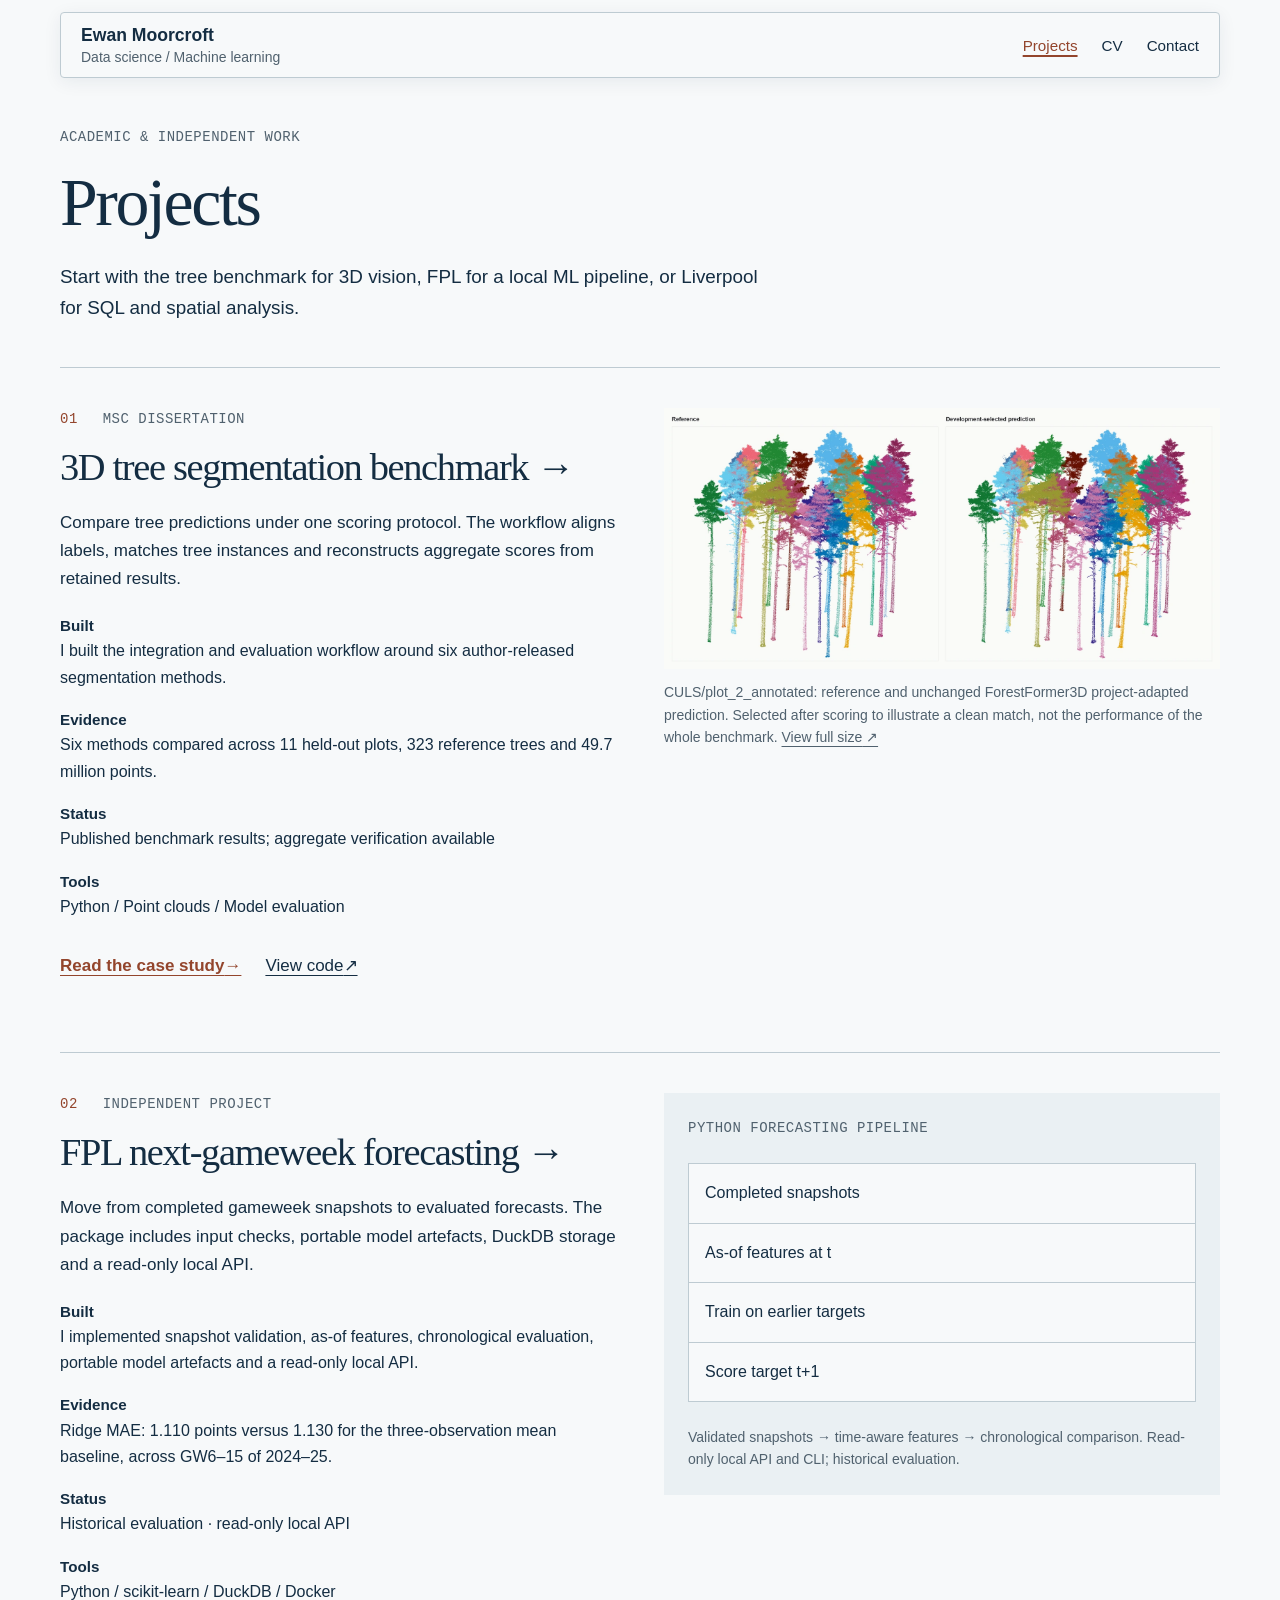
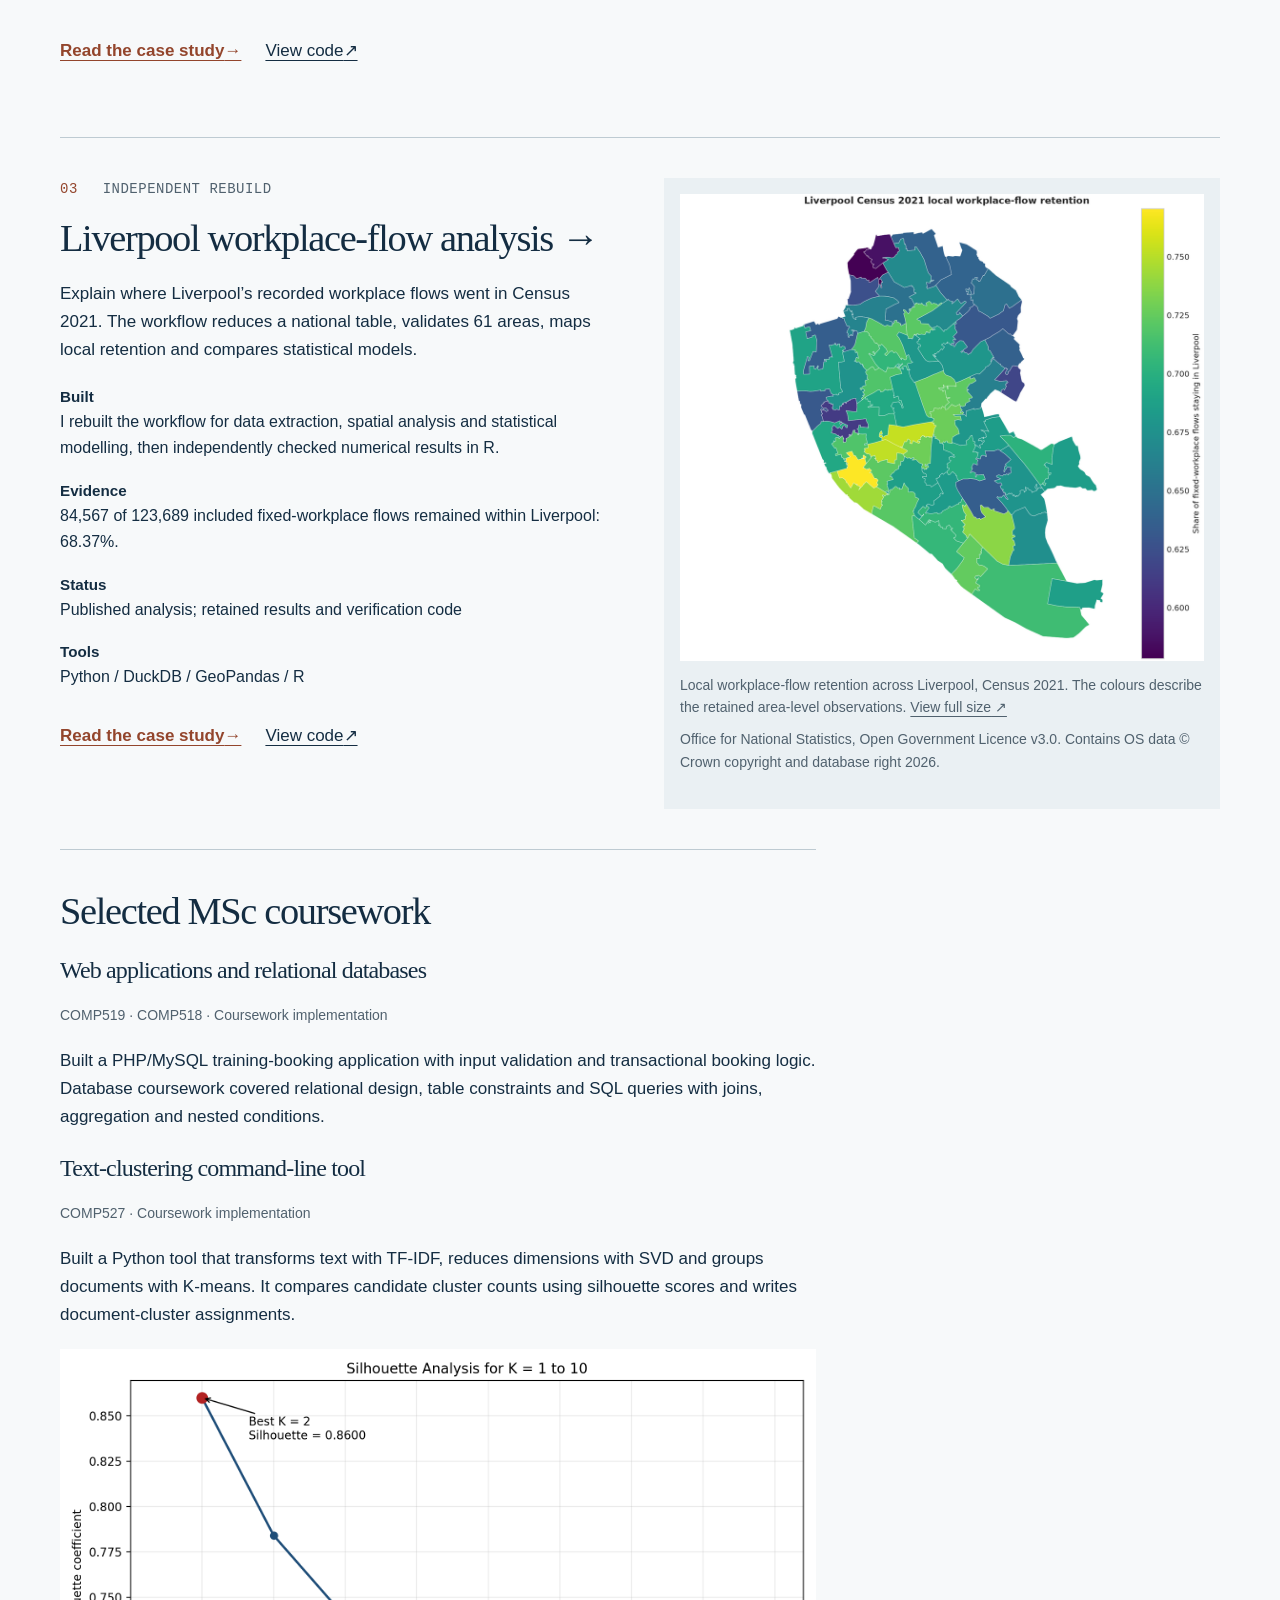
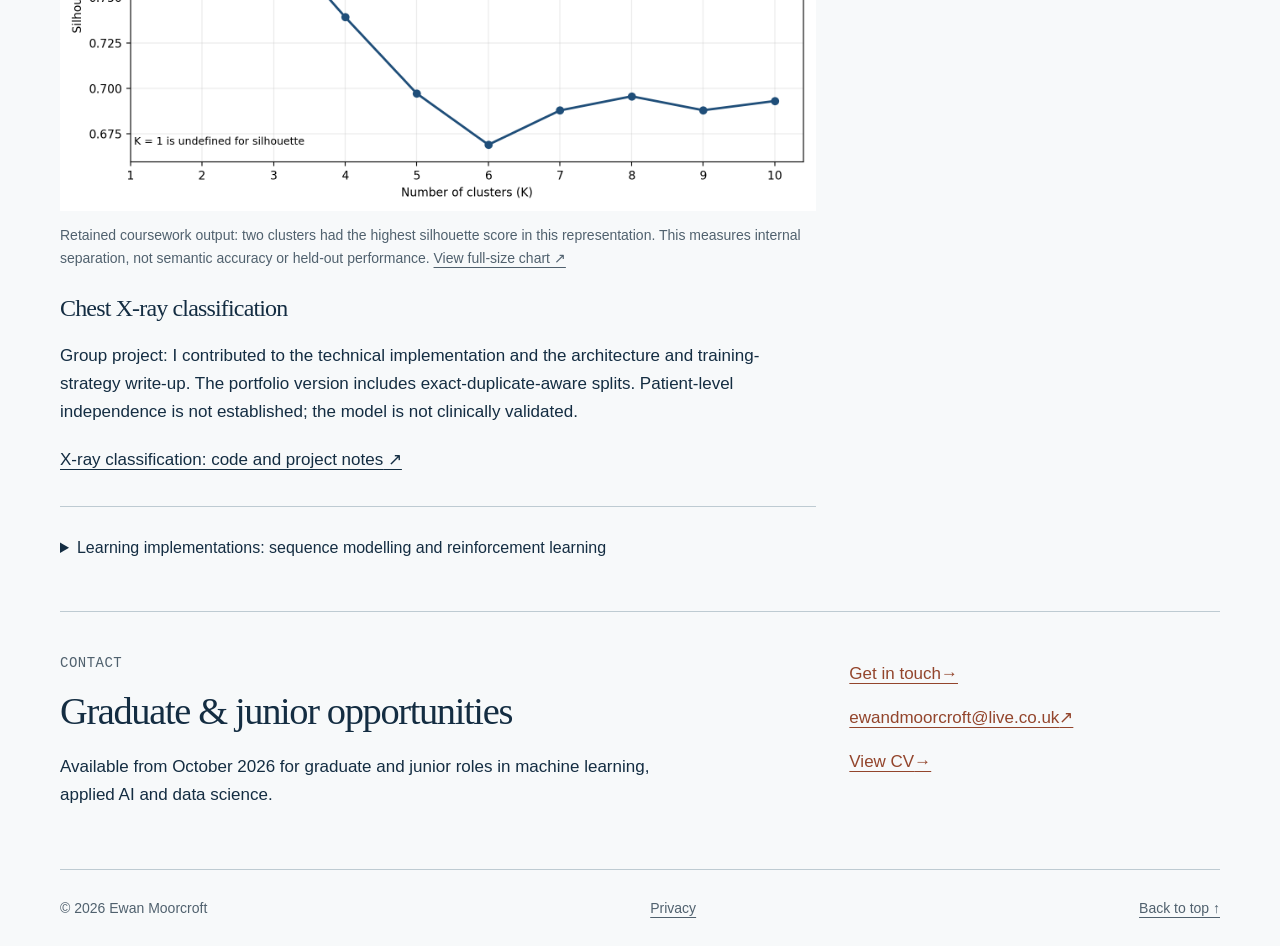
<file: work/index.html>
<!doctype html><html lang="en-GB"><head><meta charset="utf-8"><meta name="viewport" content="width=device-width, initial-scale=1"><title>Page moved | Ewan Moorcroft</title><meta name="description" content="This portfolio page has moved."><meta name="theme-color" content="#f7f9fa"><link rel="canonical" href="https://ewanmoorcroft.github.io/projects/"><meta property="og:type" content="website"><meta property="og:title" content="Page moved | Ewan Moorcroft"><meta property="og:description" content="This portfolio page has moved."><meta property="og:url" content="https://ewanmoorcroft.github.io/projects/"><meta name="twitter:card" content="summary_large_image"><meta name="twitter:title" content="Page moved | Ewan Moorcroft"><meta name="twitter:description" content="This portfolio page has moved."><meta property="og:image" content="https://ewanmoorcroft.github.io/assets/social-preview.png"><meta property="og:image:alt" content="Ewan Moorcroft — Data science and machine learning"><meta name="twitter:image" content="https://ewanmoorcroft.github.io/assets/social-preview.png"><meta name="robots" content="noindex"><link rel="icon" type="image/svg+xml" href="/favicon.svg"><link rel="stylesheet" href="/styles.css"><meta http-equiv="refresh" content="0;url=/projects/"></head><body><a class="skip-link" href="#main">Skip to content</a><header class="masthead wrap"><a class="identity" href="/" aria-label="Ewan Moorcroft home">Ewan Moorcroft<span>Data science / Machine learning</span></a><nav aria-label="Main navigation"><a href="/projects/" aria-current="page">Projects</a><a href="/cv/">CV</a><a href="/contact/">Contact</a></nav></header><main id="main" tabindex="-1"><section class="wrap text-page"><h1>This page has moved.</h1><p><a href="/projects/">Continue to Projects →</a></p></section><section id="contact" class="wrap contact" aria-labelledby="contact-title"><div><p class="eyebrow">CONTACT</p><h2 id="contact-title">Graduate & junior opportunities</h2><p>Available from October 2026 for graduate and junior roles in machine learning, applied AI and data science.</p></div><div class="contact-links"><a class="" href="/contact/">Get in touch<span aria-hidden="true"> →</span></a><a class="" href="mailto:ewandmoorcroft@live.co.uk">ewandmoorcroft@live.co.uk<span aria-hidden="true"> ↗</span></a><a class="" href="/cv/">View CV<span aria-hidden="true"> →</span></a></div></section></main><footer class="wrap footer"><span>© 2026 Ewan Moorcroft</span><a href="/privacy/">Privacy</a><a href="#main">Back to top ↑</a></footer></body></html>
</file>
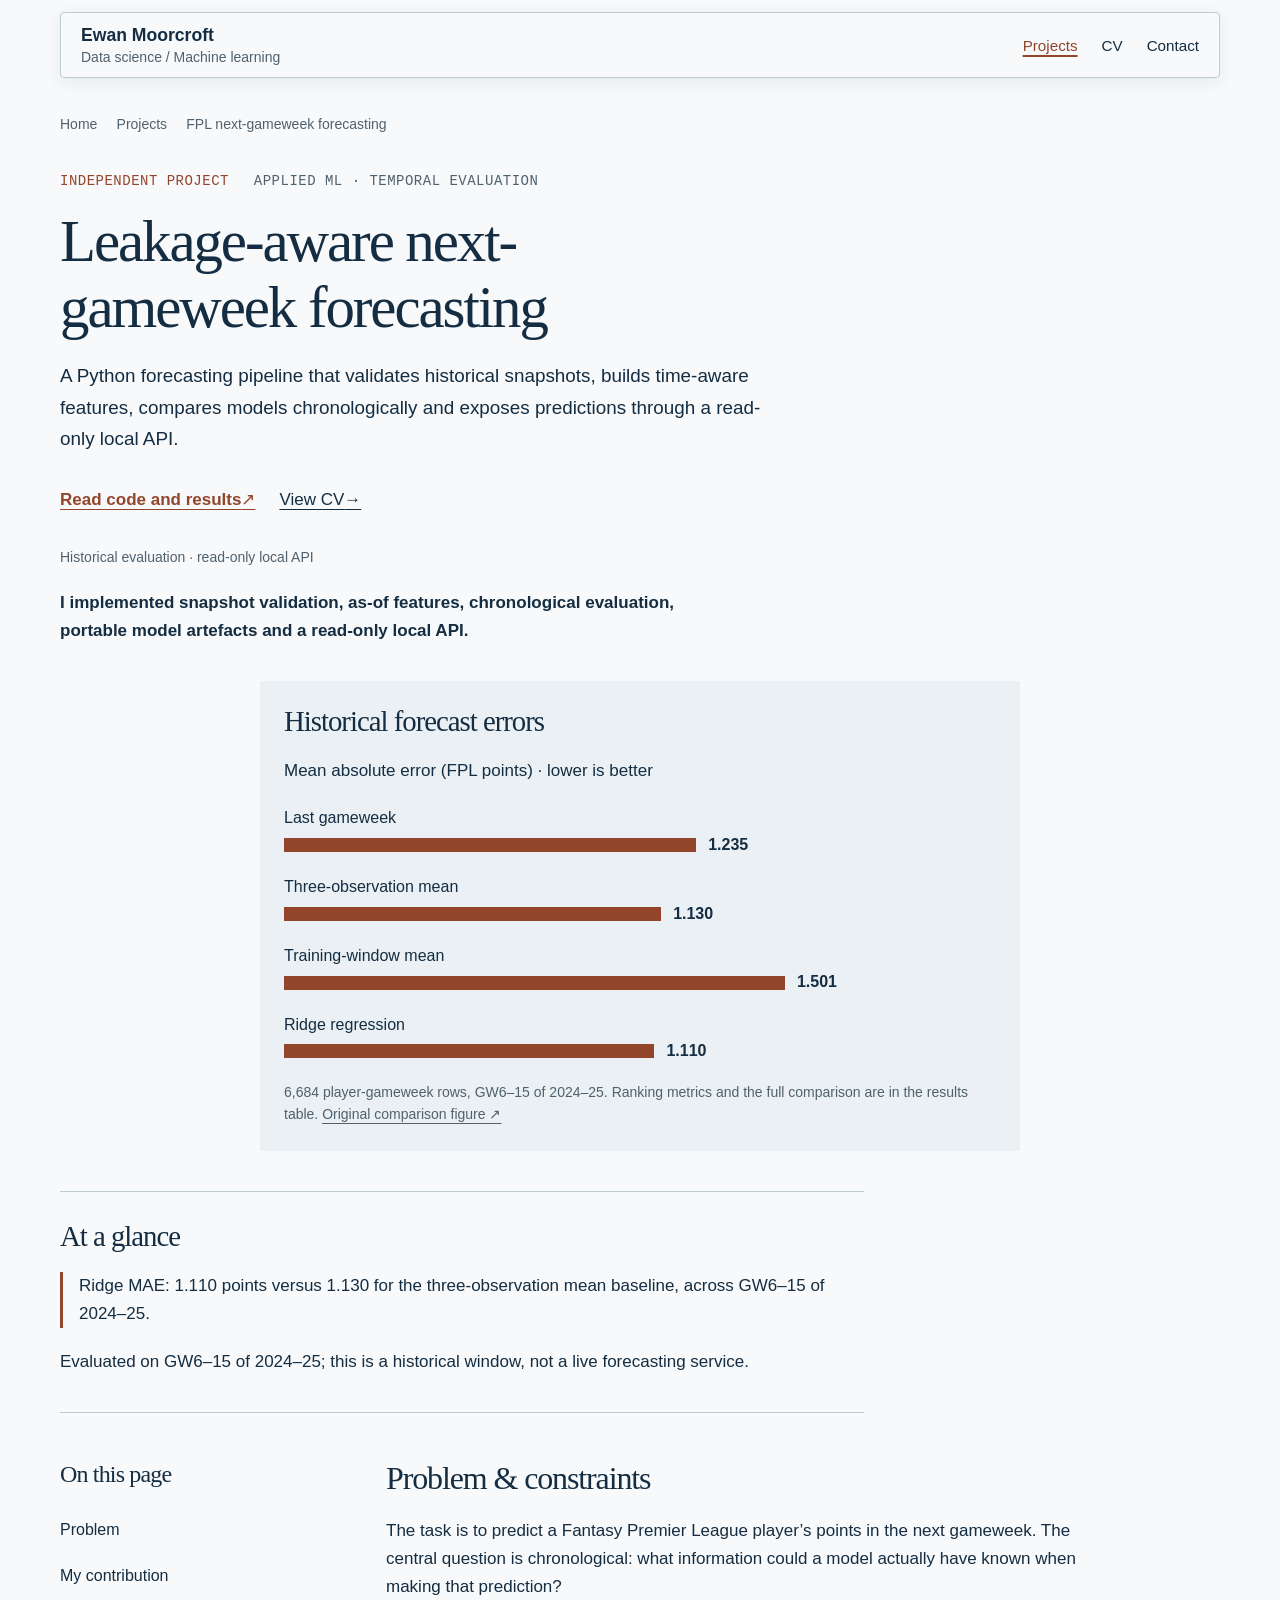
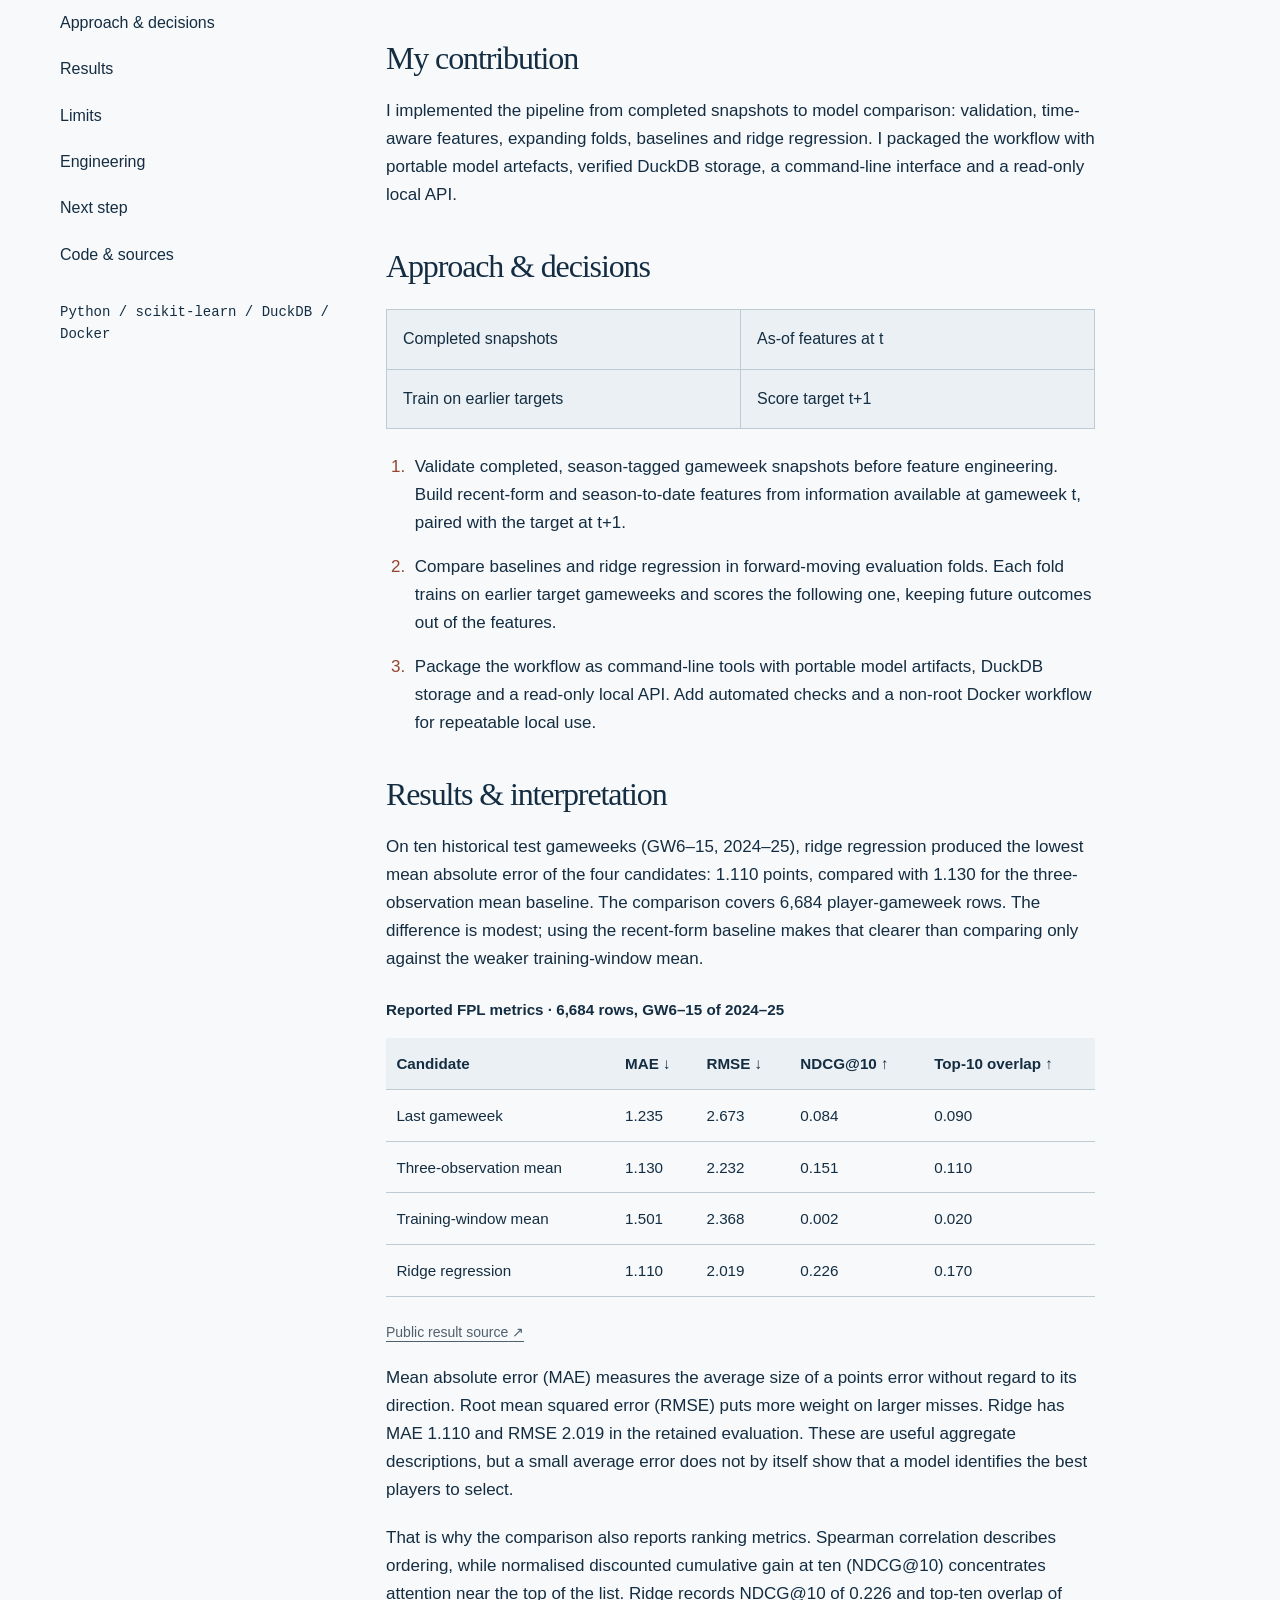
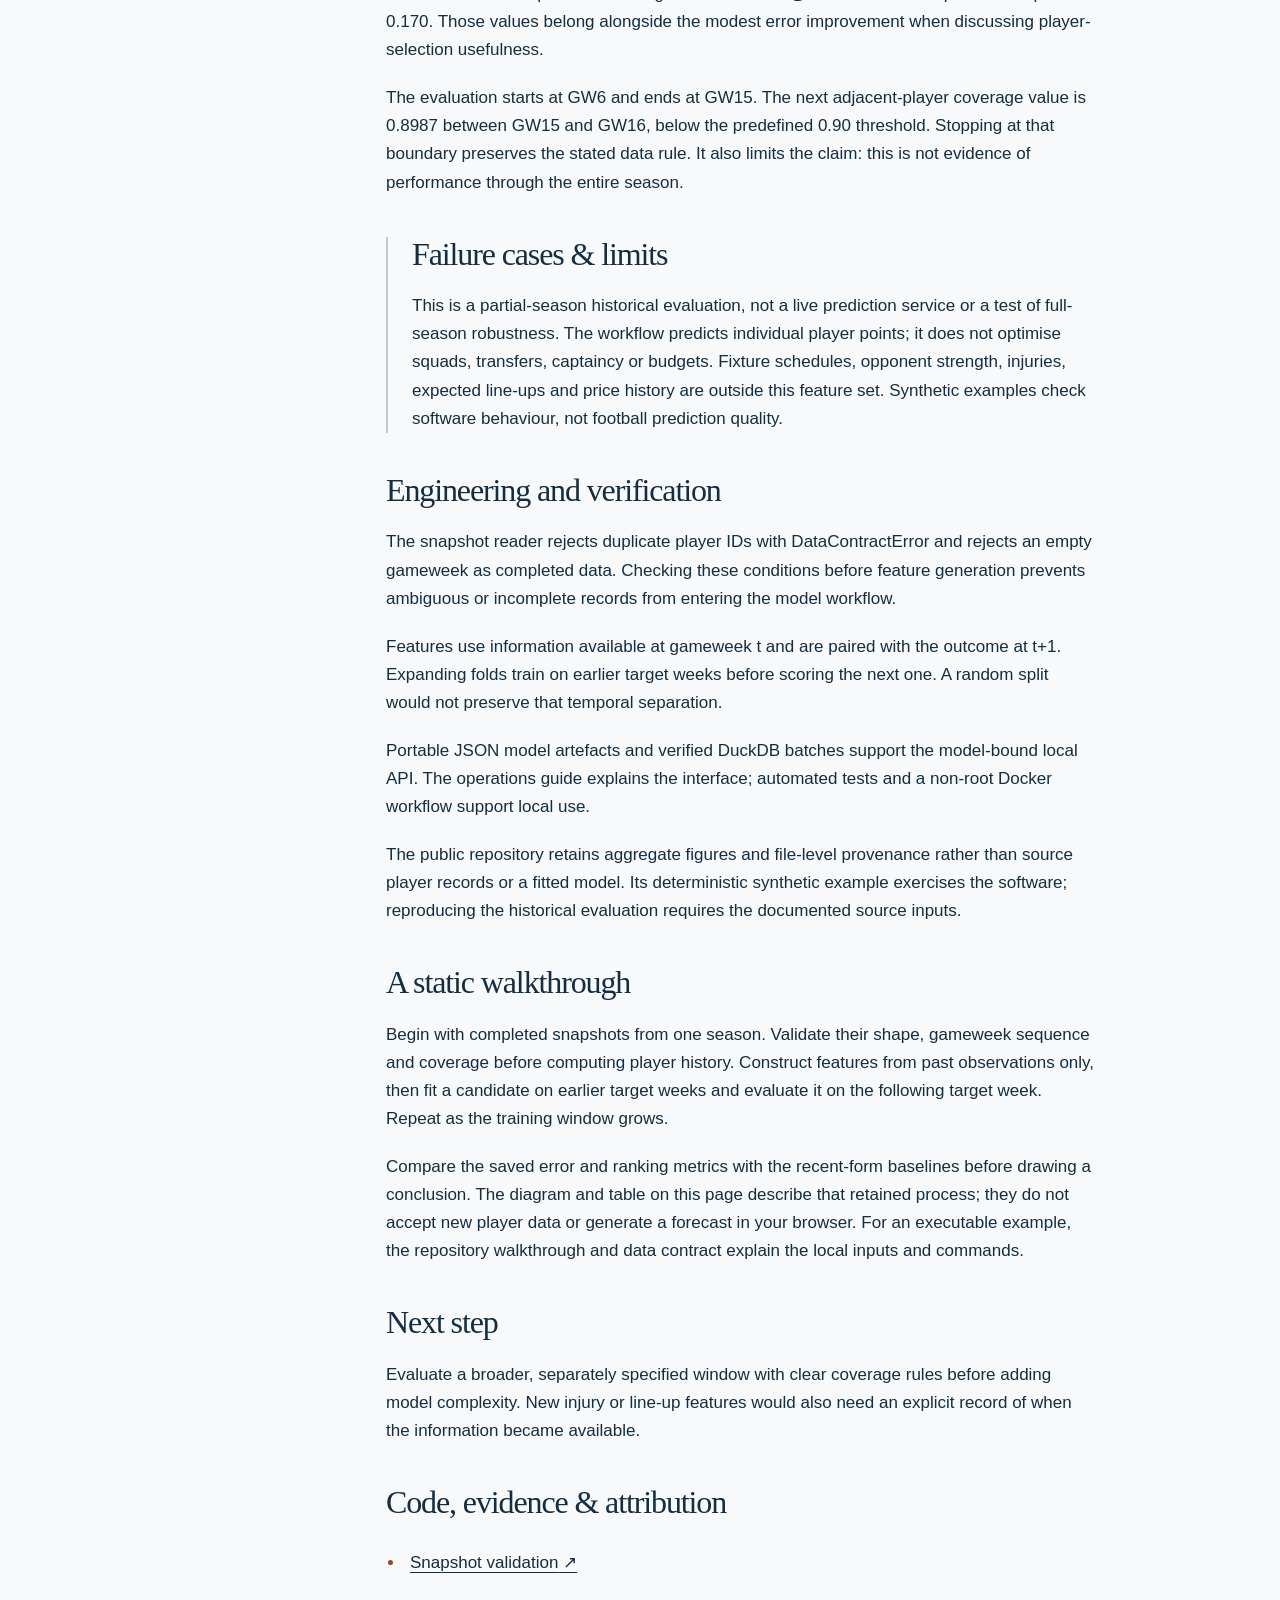
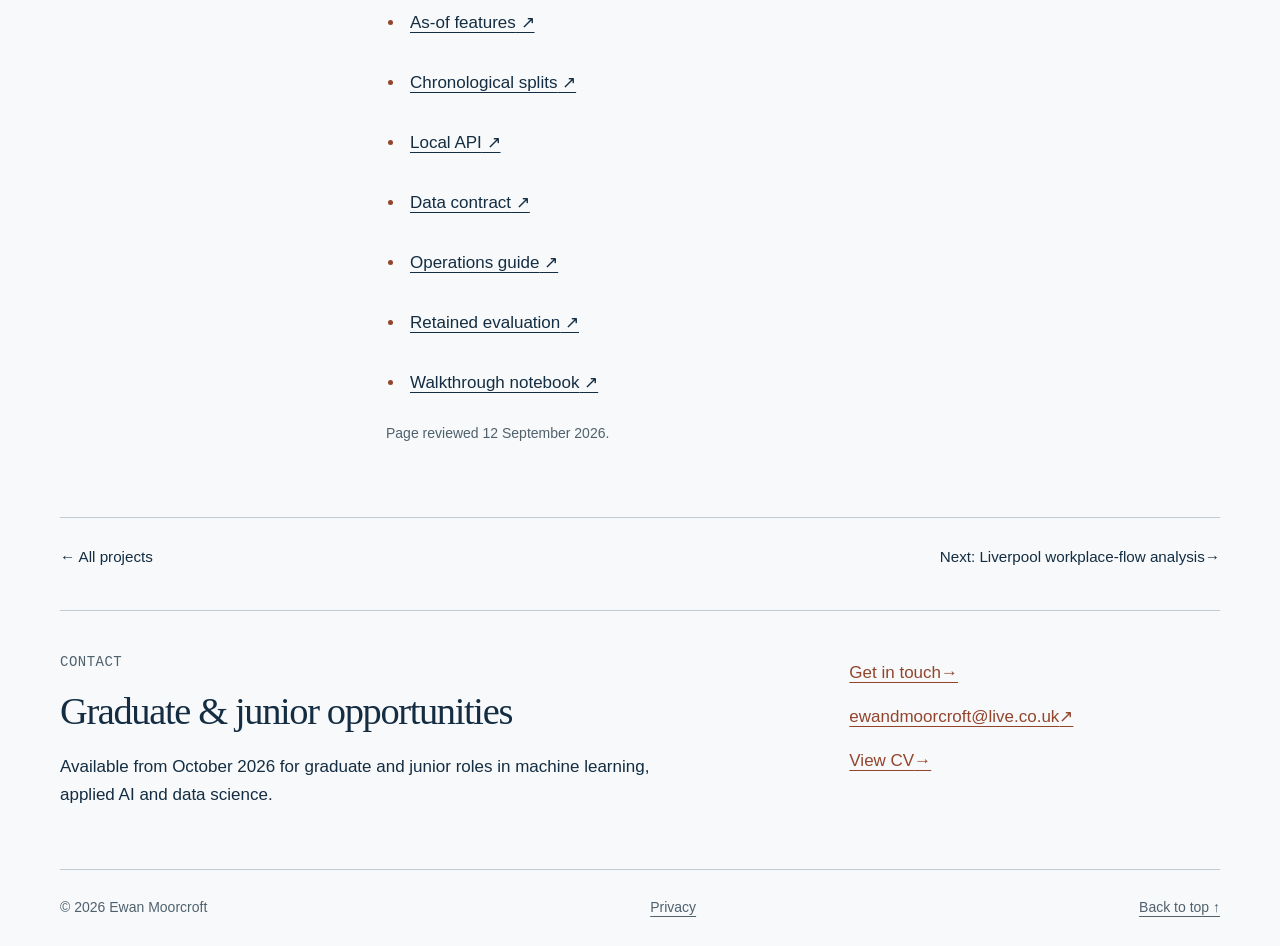
<file: projects/fpl-forecasting/index.html>
<!doctype html><html lang="en-GB"><head><meta charset="utf-8"><meta name="viewport" content="width=device-width, initial-scale=1"><title>Leakage-aware next-gameweek forecasting | Ewan Moorcroft</title><meta name="description" content="A Python forecasting pipeline that validates historical snapshots, builds time-aware features, compares models chronologically and exposes predictions through a read-only local API."><meta name="theme-color" content="#f7f9fa"><link rel="canonical" href="https://ewanmoorcroft.github.io/projects/fpl-forecasting/"><meta property="og:type" content="article"><meta property="og:title" content="Leakage-aware next-gameweek forecasting | Ewan Moorcroft"><meta property="og:description" content="A Python forecasting pipeline that validates historical snapshots, builds time-aware features, compares models chronologically and exposes predictions through a read-only local API."><meta property="og:url" content="https://ewanmoorcroft.github.io/projects/fpl-forecasting/"><meta name="twitter:card" content="summary_large_image"><meta name="twitter:title" content="Leakage-aware next-gameweek forecasting | Ewan Moorcroft"><meta name="twitter:description" content="A Python forecasting pipeline that validates historical snapshots, builds time-aware features, compares models chronologically and exposes predictions through a read-only local API."><meta property="og:image" content="https://ewanmoorcroft.github.io/assets/social-preview.png"><meta property="og:image:alt" content="Ewan Moorcroft — Data science and machine learning"><meta name="twitter:image" content="https://ewanmoorcroft.github.io/assets/social-preview.png"><link rel="icon" type="image/svg+xml" href="/favicon.svg"><link rel="stylesheet" href="/styles.css"></head><body><a class="skip-link" href="#main">Skip to content</a><header class="masthead wrap"><a class="identity" href="/" aria-label="Ewan Moorcroft home">Ewan Moorcroft<span>Data science / Machine learning</span></a><nav aria-label="Main navigation"><a href="/projects/" aria-current="page">Projects</a><a href="/cv/">CV</a><a href="/contact/">Contact</a></nav></header><main id="main" tabindex="-1"><article class="wrap case-study"><nav class="breadcrumb" aria-label="Breadcrumb"><a href="/">Home</a><a href="/projects/">Projects</a><span aria-current="page">FPL next-gameweek forecasting</span></nav><header class="case-intro"><p class="eyebrow"><span>Independent project</span> Applied ML · Temporal evaluation</p><h1>Leakage-aware next-gameweek forecasting</h1><p class="introduction">A Python forecasting pipeline that validates historical snapshots, builds time-aware features, compares models chronologically and exposes predictions through a read-only local API.</p><div class="actions"><a class="text-link" href="https://github.com/EwanMoorcroft/Ewan-Moorcroft-Portfolio/tree/main/projects/fpl-forecasting">Read code and results<span aria-hidden="true"> ↗</span></a><a class="" href="/cv/">View CV<span aria-hidden="true"> →</span></a></div><p class="status-note">Historical evaluation · read-only local API</p><p class="contribution-lead">I implemented snapshot validation, as-of features, chronological evaluation, portable model artefacts and a read-only local API.</p></header><div class="case-output"><figure class="forecast-results"><h2 class="figure-heading">Historical forecast errors</h2><p>Mean absolute error (FPL points) · lower is better</p><dl><div><dt>Last gameweek</dt><dd><span class="result-bar" style="width:57.890625%" aria-hidden="true"></span><strong>1.235</strong></dd></div><div><dt>Three-observation mean</dt><dd><span class="result-bar" style="width:52.96874999999999%" aria-hidden="true"></span><strong>1.130</strong></dd></div><div><dt>Training-window mean</dt><dd><span class="result-bar" style="width:70.35937499999999%" aria-hidden="true"></span><strong>1.501</strong></dd></div><div><dt>Ridge regression</dt><dd><span class="result-bar" style="width:52.03125%" aria-hidden="true"></span><strong>1.110</strong></dd></div></dl><figcaption>6,684 player-gameweek rows, GW6–15 of 2024–25. Ranking metrics and the full comparison are in the results table. <a class="" href="/assets/fpl-comparison.svg">Original comparison figure<span aria-hidden="true"> ↗</span></a></figcaption></figure></div><div class="case-overview"><h2>At a glance</h2><p class="result-line">Ridge MAE: 1.110 points versus 1.130 for the three-observation mean baseline, across GW6–15 of 2024–25.</p><p>Evaluated on GW6–15 of 2024–25; this is a historical window, not a live forecasting service.</p></div><div class="case-grid"><aside class="case-facts"><h2>On this page</h2><nav aria-label="Case study contents"><a href="#problem">Problem</a><a href="#contribution">My contribution</a><a href="#approach">Approach & decisions</a><a href="#results">Results</a><a href="#limits">Limits</a><a href="#verification">Engineering</a><a href="#reflection">Next step</a><a href="#evidence">Code & sources</a></nav><p class="tools">Python / scikit-learn / DuckDB / Docker</p></aside><div class="case-copy"><section id="problem"><h2>Problem & constraints</h2><p>The task is to predict a Fantasy Premier League player’s points in the next gameweek. The central question is chronological: what information could a model actually have known when making that prediction?</p></section><section id="contribution"><h2>My contribution</h2><p>I implemented the pipeline from completed snapshots to model comparison: validation, time-aware features, expanding folds, baselines and ridge regression. I packaged the workflow with portable model artefacts, verified DuckDB storage, a command-line interface and a read-only local API.</p></section><section id="approach"><h2>Approach & decisions</h2><ol class="workflow" aria-label="Project workflow"><li>Completed snapshots</li><li>As-of features at t</li><li>Train on earlier targets</li><li>Score target t+1</li></ol><ol class="decisions"><li>Validate completed, season-tagged gameweek snapshots before feature engineering. Build recent-form and season-to-date features from information available at gameweek t, paired with the target at t+1.</li><li>Compare baselines and ridge regression in forward-moving evaluation folds. Each fold trains on earlier target gameweeks and scores the following one, keeping future outcomes out of the features.</li><li>Package the workflow as command-line tools with portable model artifacts, DuckDB storage and a read-only local API. Add automated checks and a non-root Docker workflow for repeatable local use.</li></ol></section><section id="results"><h2>Results & interpretation</h2><p>On ten historical test gameweeks (GW6–15, 2024–25), ridge regression produced the lowest mean absolute error of the four candidates: 1.110 points, compared with 1.130 for the three-observation mean baseline. The comparison covers 6,684 player-gameweek rows. The difference is modest; using the recent-form baseline makes that clearer than comparing only against the weaker training-window mean.</p><div class="table-region" role="region" aria-label="Reported FPL metrics · 6,684 rows, GW6–15 of 2024–25" tabindex="0"><table><caption>Reported FPL metrics · 6,684 rows, GW6–15 of 2024–25</caption><thead><tr><th scope="col">Candidate</th><th scope="col">MAE ↓</th><th scope="col">RMSE ↓</th><th scope="col">NDCG@10 ↑</th><th scope="col">Top-10 overlap ↑</th></tr></thead><tbody><tr><th scope="row">Last gameweek</th><td>1.235</td><td>2.673</td><td>0.084</td><td>0.090</td></tr><tr><th scope="row">Three-observation mean</th><td>1.130</td><td>2.232</td><td>0.151</td><td>0.110</td></tr><tr><th scope="row">Training-window mean</th><td>1.501</td><td>2.368</td><td>0.002</td><td>0.020</td></tr><tr><th scope="row">Ridge regression</th><td>1.110</td><td>2.019</td><td>0.226</td><td>0.170</td></tr></tbody></table></div><p class="source-note"><a class="" href="https://github.com/EwanMoorcroft/Ewan-Moorcroft-Portfolio/blob/5fb20684d92bdda01a43f6355d02a3f660d6cae9/projects/fpl-forecasting/README.md">Public result source<span aria-hidden="true"> ↗</span></a></p><p>Mean absolute error (MAE) measures the average size of a points error without regard to its direction. Root mean squared error (RMSE) puts more weight on larger misses. Ridge has MAE 1.110 and RMSE 2.019 in the retained evaluation. These are useful aggregate descriptions, but a small average error does not by itself show that a model identifies the best players to select.</p><p>That is why the comparison also reports ranking metrics. Spearman correlation describes ordering, while normalised discounted cumulative gain at ten (NDCG@10) concentrates attention near the top of the list. Ridge records NDCG@10 of 0.226 and top-ten overlap of 0.170. Those values belong alongside the modest error improvement when discussing player-selection usefulness.</p><p>The evaluation starts at GW6 and ends at GW15. The next adjacent-player coverage value is 0.8987 between GW15 and GW16, below the predefined 0.90 threshold. Stopping at that boundary preserves the stated data rule. It also limits the claim: this is not evidence of performance through the entire season.</p></section><section id="limits" class="case-limits"><h2>Failure cases & limits</h2><p>This is a partial-season historical evaluation, not a live prediction service or a test of full-season robustness. The workflow predicts individual player points; it does not optimise squads, transfers, captaincy or budgets. Fixture schedules, opponent strength, injuries, expected line-ups and price history are outside this feature set. Synthetic examples check software behaviour, not football prediction quality.</p></section><section id="verification"><h2>Engineering and verification</h2><p>The snapshot reader rejects duplicate player IDs with DataContractError and rejects an empty gameweek as completed data. Checking these conditions before feature generation prevents ambiguous or incomplete records from entering the model workflow.</p><p>Features use information available at gameweek t and are paired with the outcome at t+1. Expanding folds train on earlier target weeks before scoring the next one. A random split would not preserve that temporal separation.</p><p>Portable JSON model artefacts and verified DuckDB batches support the model-bound local API. The operations guide explains the interface; automated tests and a non-root Docker workflow support local use.</p><p>The public repository retains aggregate figures and file-level provenance rather than source player records or a fitted model. Its deterministic synthetic example exercises the software; reproducing the historical evaluation requires the documented source inputs.</p></section><section id="walkthrough"><h2>A static walkthrough</h2><p>Begin with completed snapshots from one season. Validate their shape, gameweek sequence and coverage before computing player history. Construct features from past observations only, then fit a candidate on earlier target weeks and evaluate it on the following target week. Repeat as the training window grows.</p><p>Compare the saved error and ranking metrics with the recent-form baselines before drawing a conclusion. The diagram and table on this page describe that retained process; they do not accept new player data or generate a forecast in your browser. For an executable example, the repository walkthrough and data contract explain the local inputs and commands.</p></section><section id="reflection"><h2>Next step</h2><p>Evaluate a broader, separately specified window with clear coverage rules before adding model complexity. New injury or line-up features would also need an explicit record of when the information became available.</p></section><section id="evidence"><h2>Code, evidence & attribution</h2><ul class="evidence-links"><li><a class="" href="https://github.com/EwanMoorcroft/Ewan-Moorcroft-Portfolio/blob/5fb20684d92bdda01a43f6355d02a3f660d6cae9/projects/fpl-forecasting/src/fpl_forecasting/data.py">Snapshot validation<span aria-hidden="true"> ↗</span></a></li><li><a class="" href="https://github.com/EwanMoorcroft/Ewan-Moorcroft-Portfolio/blob/5fb20684d92bdda01a43f6355d02a3f660d6cae9/projects/fpl-forecasting/src/fpl_forecasting/features.py">As-of features<span aria-hidden="true"> ↗</span></a></li><li><a class="" href="https://github.com/EwanMoorcroft/Ewan-Moorcroft-Portfolio/blob/5fb20684d92bdda01a43f6355d02a3f660d6cae9/projects/fpl-forecasting/src/fpl_forecasting/splits.py">Chronological splits<span aria-hidden="true"> ↗</span></a></li><li><a class="" href="https://github.com/EwanMoorcroft/Ewan-Moorcroft-Portfolio/blob/5fb20684d92bdda01a43f6355d02a3f660d6cae9/projects/fpl-forecasting/src/fpl_forecasting/service.py">Local API<span aria-hidden="true"> ↗</span></a></li><li><a class="" href="https://github.com/EwanMoorcroft/Ewan-Moorcroft-Portfolio/blob/5fb20684d92bdda01a43f6355d02a3f660d6cae9/projects/fpl-forecasting/docs/data-contract.md">Data contract<span aria-hidden="true"> ↗</span></a></li><li><a class="" href="https://github.com/EwanMoorcroft/Ewan-Moorcroft-Portfolio/blob/5fb20684d92bdda01a43f6355d02a3f660d6cae9/projects/fpl-forecasting/docs/operations.md">Operations guide<span aria-hidden="true"> ↗</span></a></li><li><a class="" href="https://github.com/EwanMoorcroft/Ewan-Moorcroft-Portfolio/blob/5fb20684d92bdda01a43f6355d02a3f660d6cae9/projects/fpl-forecasting/reports/retained/2024-25-gw01-15-evaluation.json">Retained evaluation<span aria-hidden="true"> ↗</span></a></li><li><a class="" href="https://github.com/EwanMoorcroft/Ewan-Moorcroft-Portfolio/blob/5fb20684d92bdda01a43f6355d02a3f660d6cae9/projects/fpl-forecasting/notebooks/fpl_forecasting_walkthrough.ipynb">Walkthrough notebook<span aria-hidden="true"> ↗</span></a></li></ul><p class="source-note">Page reviewed 12 September 2026.</p></section></div></div><nav class="next-project" aria-label="Project navigation"><a href="/projects/">← All projects</a><a class="" href="/projects/liverpool-urban-accessibility/">Next: Liverpool workplace-flow analysis<span aria-hidden="true"> →</span></a></nav></article><section id="contact" class="wrap contact" aria-labelledby="contact-title"><div><p class="eyebrow">CONTACT</p><h2 id="contact-title">Graduate & junior opportunities</h2><p>Available from October 2026 for graduate and junior roles in machine learning, applied AI and data science.</p></div><div class="contact-links"><a class="" href="/contact/">Get in touch<span aria-hidden="true"> →</span></a><a class="" href="mailto:ewandmoorcroft@live.co.uk">ewandmoorcroft@live.co.uk<span aria-hidden="true"> ↗</span></a><a class="" href="/cv/">View CV<span aria-hidden="true"> →</span></a></div></section></main><footer class="wrap footer"><span>© 2026 Ewan Moorcroft</span><a href="/privacy/">Privacy</a><a href="#main">Back to top ↑</a></footer></body></html>
</file>
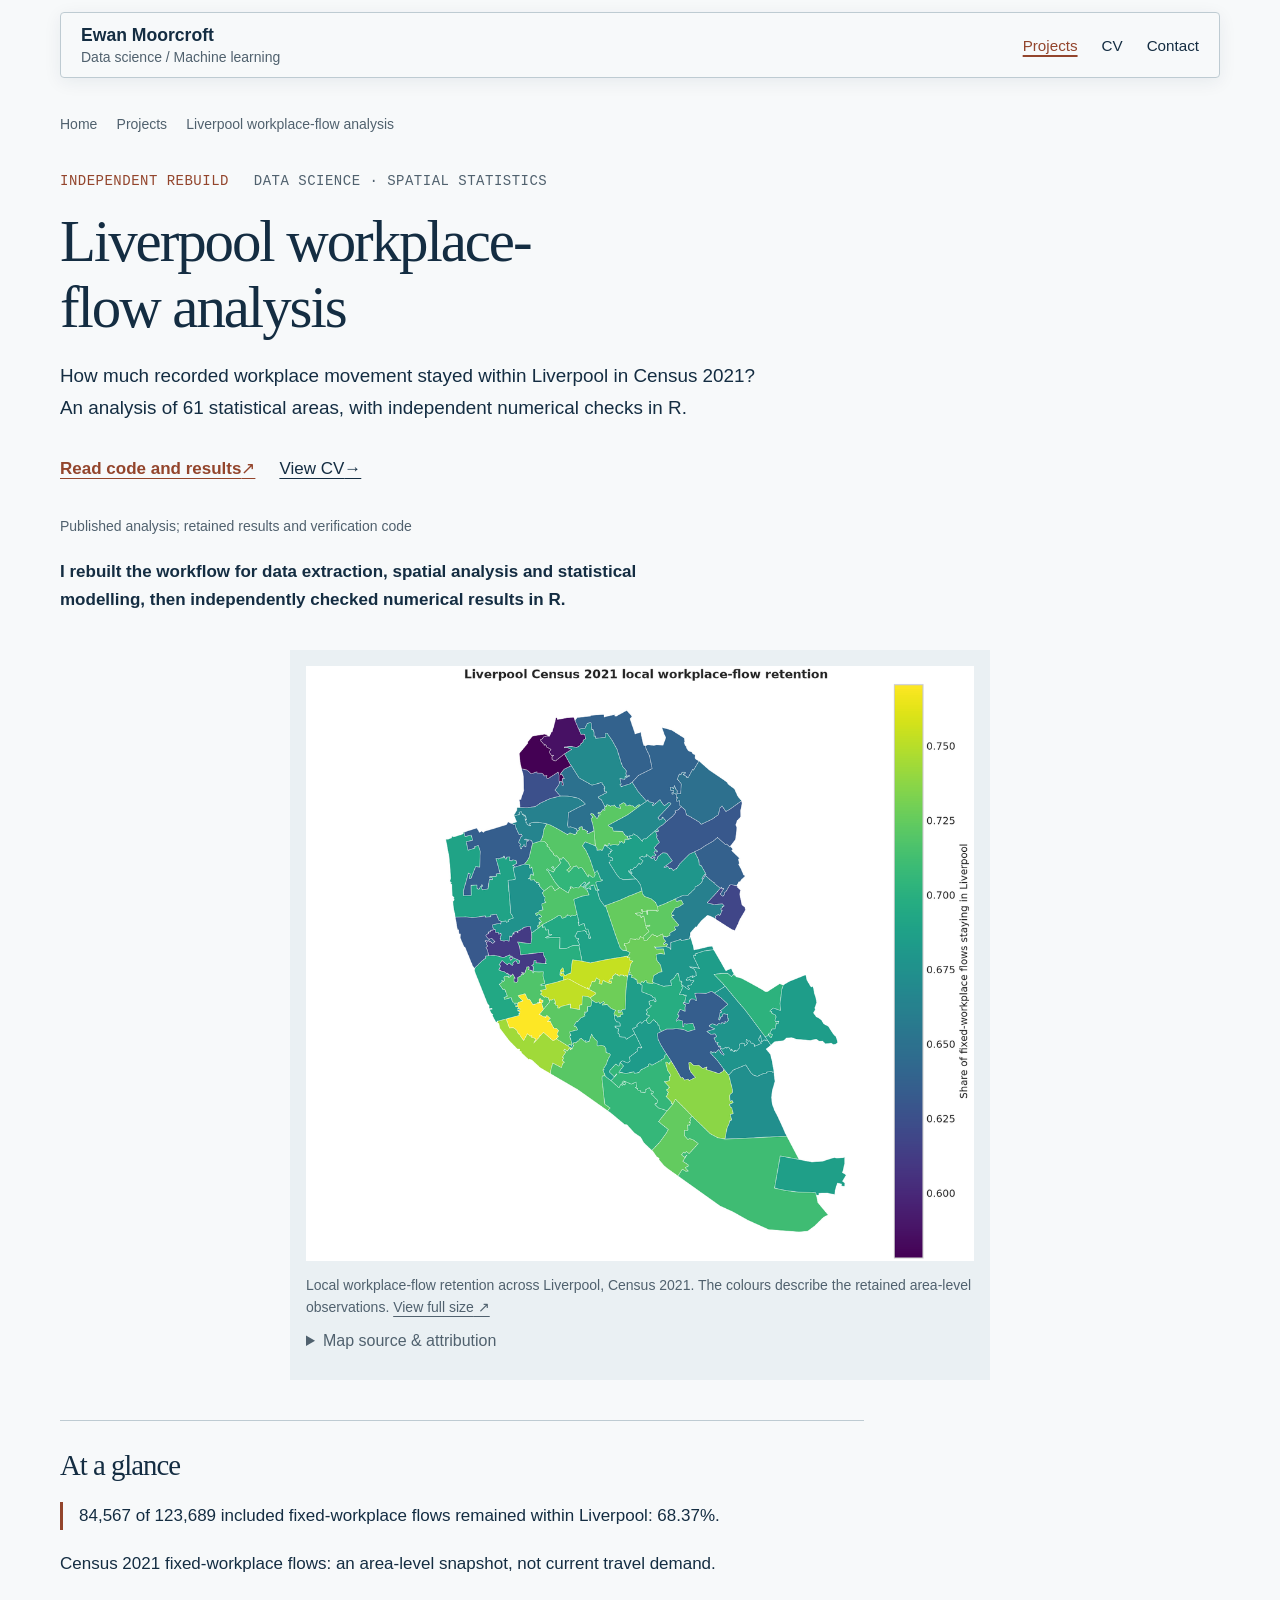
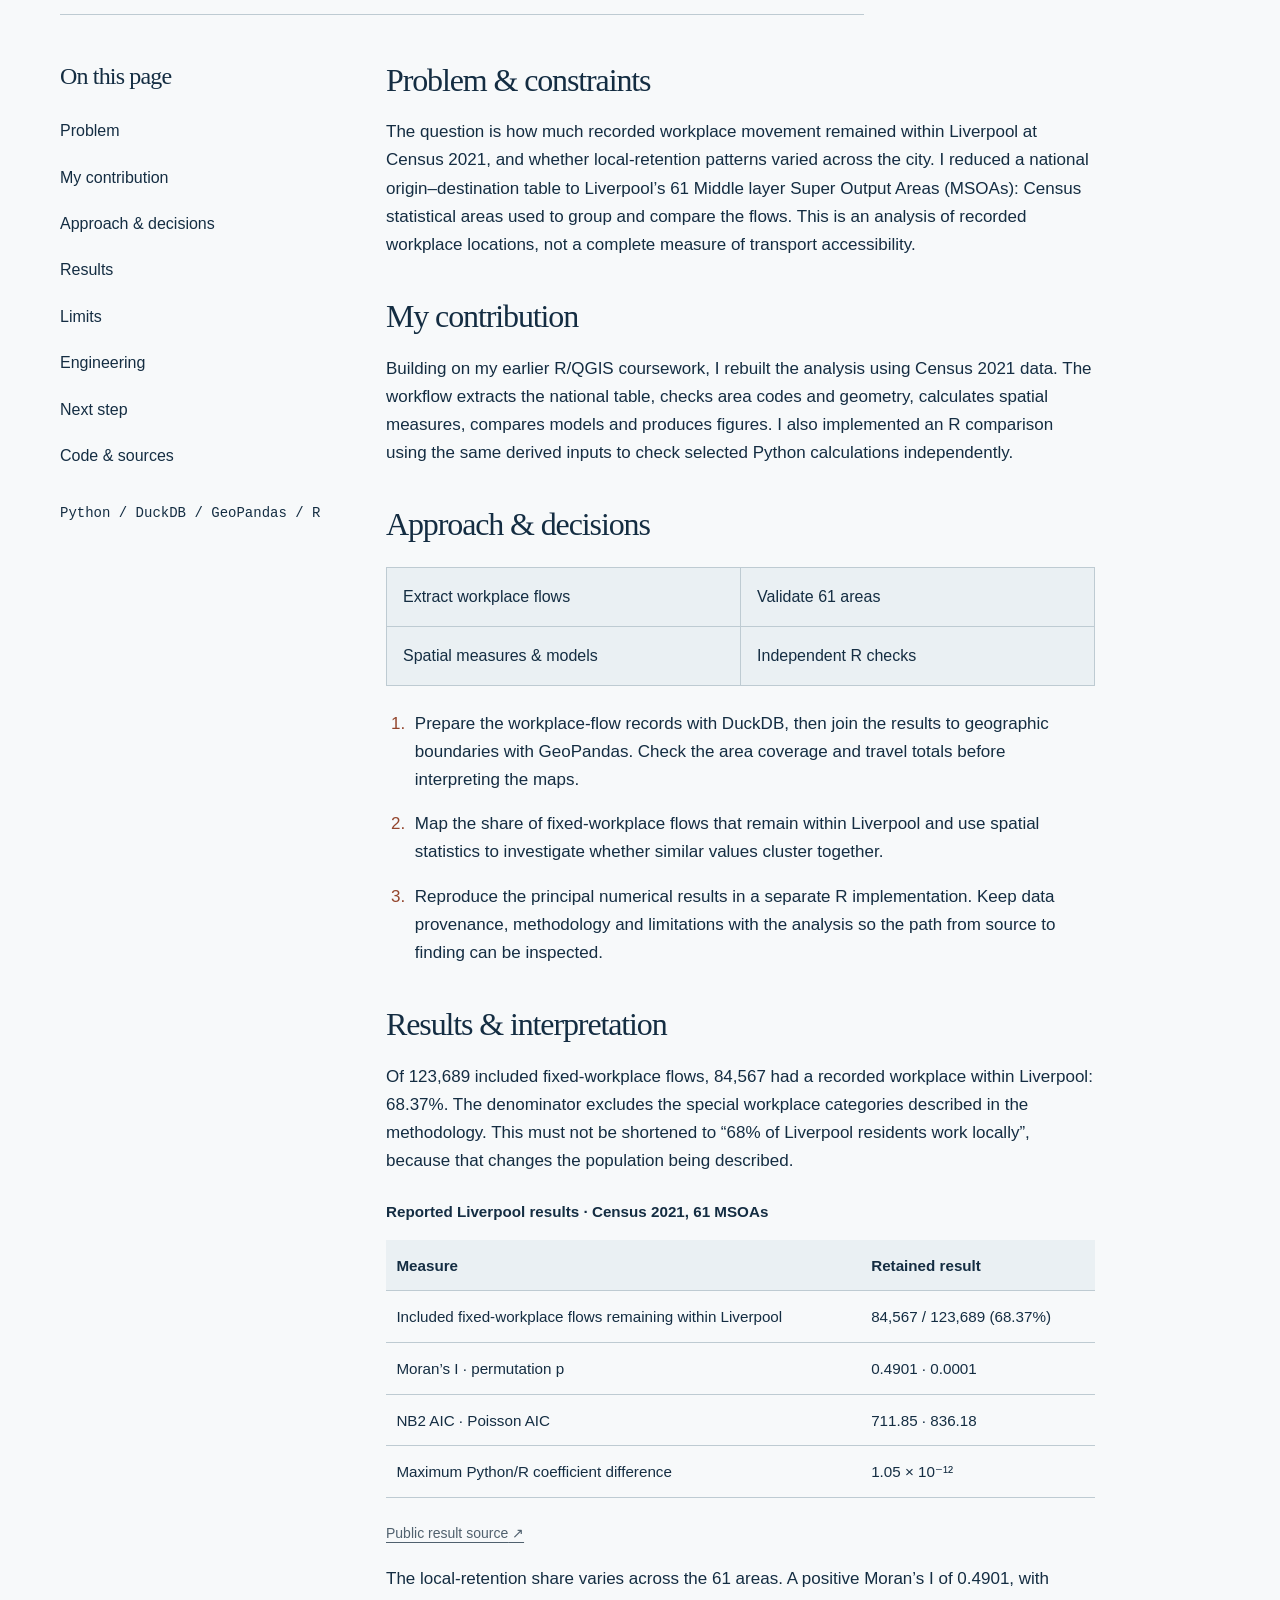
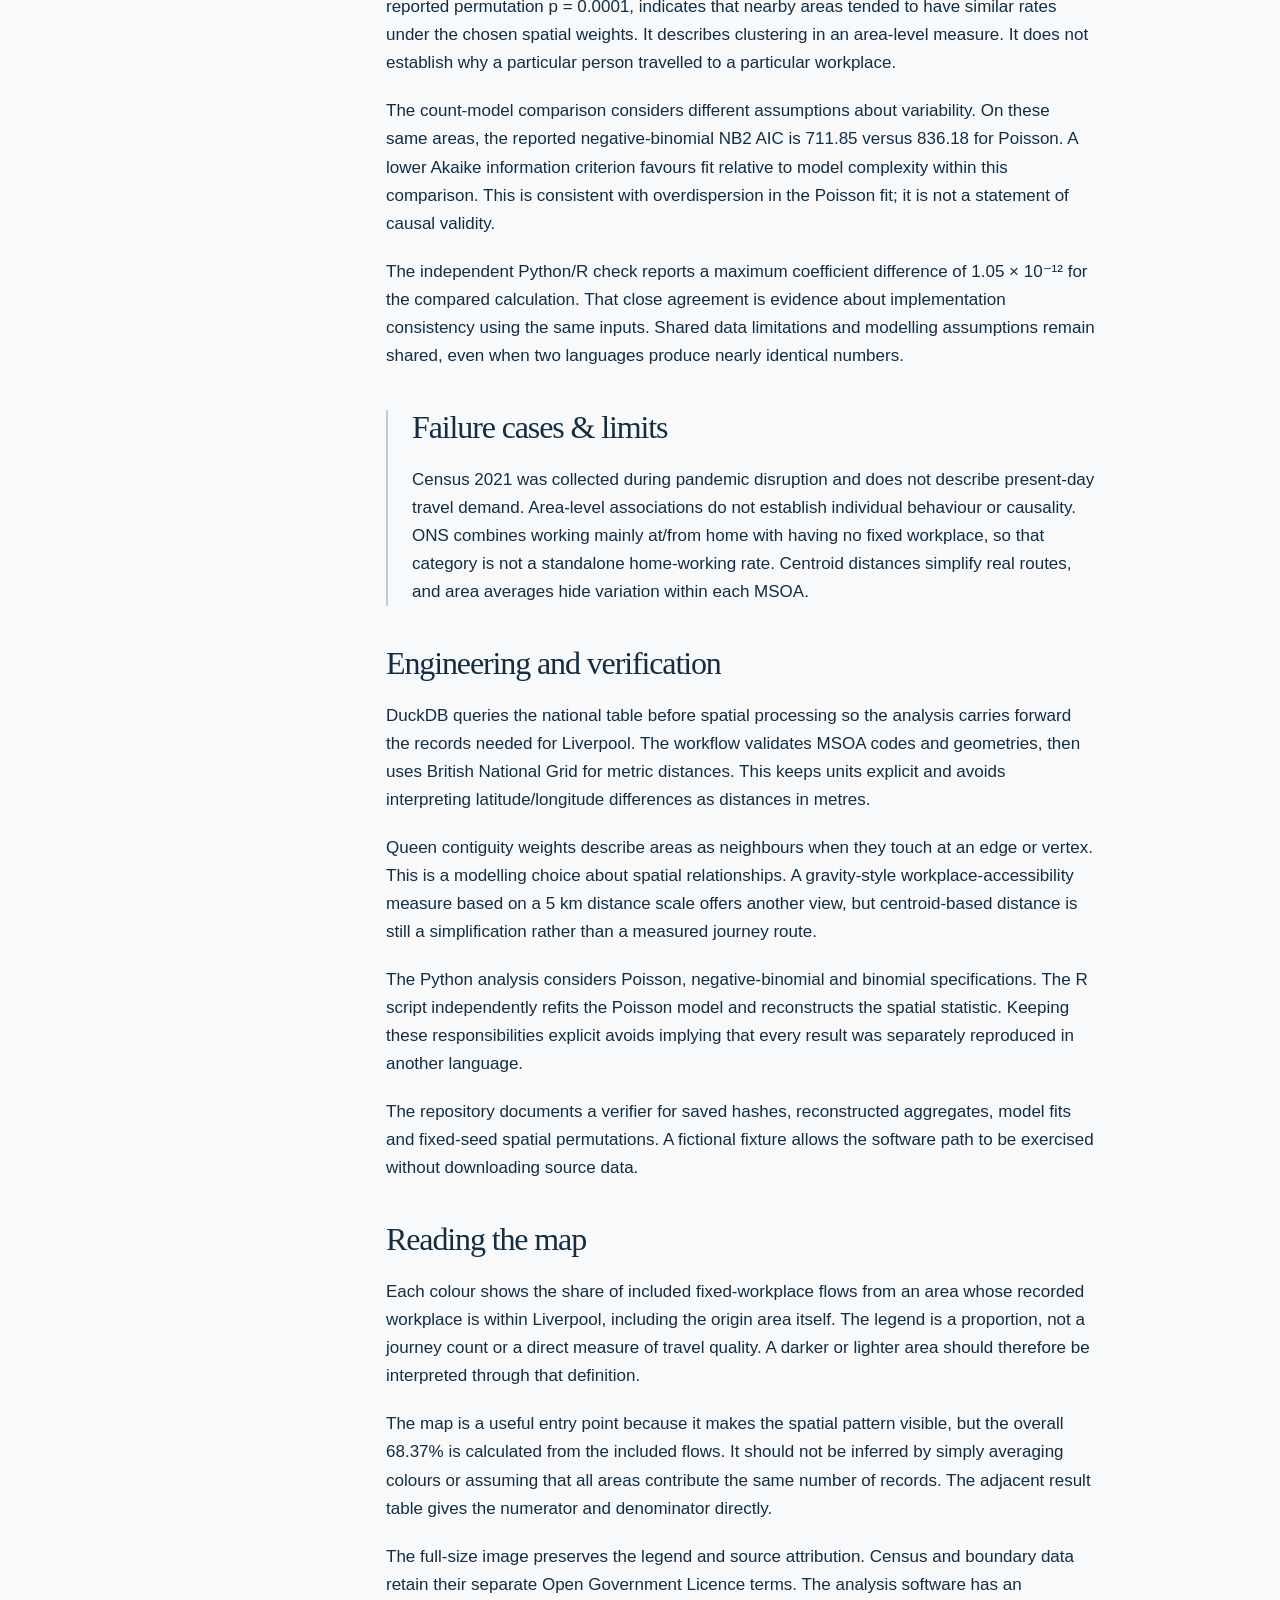
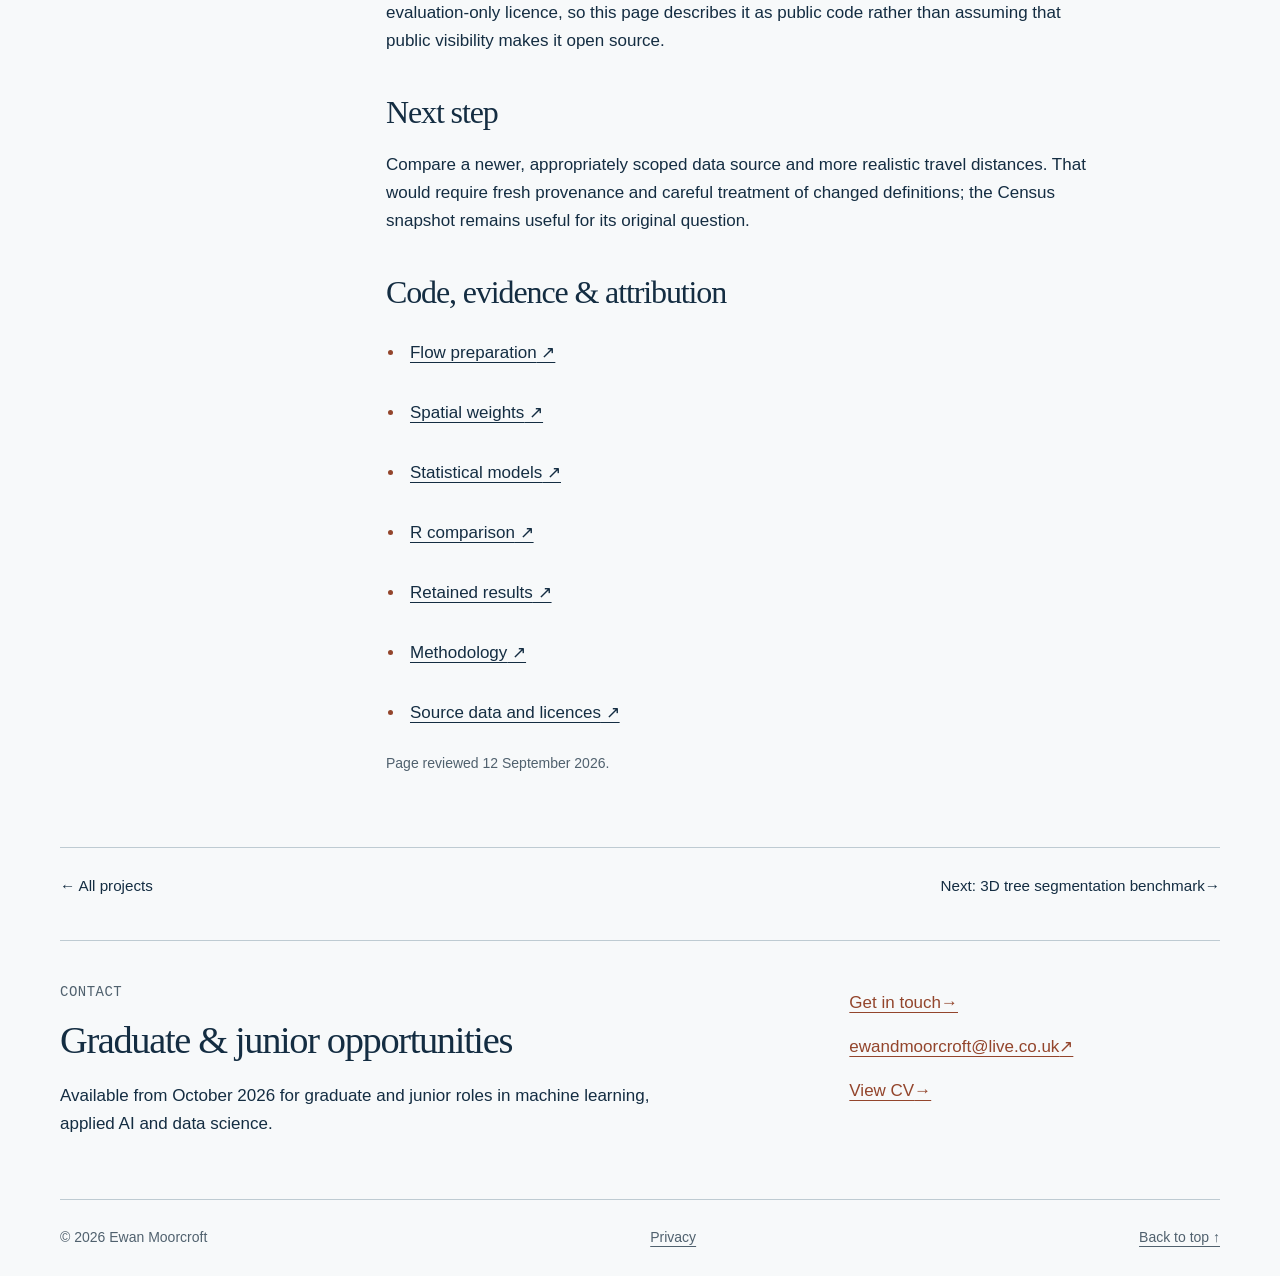
<file: projects/liverpool-urban-accessibility/index.html>
<!doctype html><html lang="en-GB"><head><meta charset="utf-8"><meta name="viewport" content="width=device-width, initial-scale=1"><title>Liverpool workplace-flow analysis | Ewan Moorcroft</title><meta name="description" content="How much recorded workplace movement stayed within Liverpool in Census 2021? An analysis of 61 statistical areas, with independent numerical checks in R."><meta name="theme-color" content="#f7f9fa"><link rel="canonical" href="https://ewanmoorcroft.github.io/projects/liverpool-urban-accessibility/"><meta property="og:type" content="article"><meta property="og:title" content="Liverpool workplace-flow analysis | Ewan Moorcroft"><meta property="og:description" content="How much recorded workplace movement stayed within Liverpool in Census 2021? An analysis of 61 statistical areas, with independent numerical checks in R."><meta property="og:url" content="https://ewanmoorcroft.github.io/projects/liverpool-urban-accessibility/"><meta name="twitter:card" content="summary_large_image"><meta name="twitter:title" content="Liverpool workplace-flow analysis | Ewan Moorcroft"><meta name="twitter:description" content="How much recorded workplace movement stayed within Liverpool in Census 2021? An analysis of 61 statistical areas, with independent numerical checks in R."><meta property="og:image" content="https://ewanmoorcroft.github.io/assets/social-preview.png"><meta property="og:image:alt" content="Ewan Moorcroft — Data science and machine learning"><meta name="twitter:image" content="https://ewanmoorcroft.github.io/assets/social-preview.png"><link rel="icon" type="image/svg+xml" href="/favicon.svg"><link rel="stylesheet" href="/styles.css"></head><body><a class="skip-link" href="#main">Skip to content</a><header class="masthead wrap"><a class="identity" href="/" aria-label="Ewan Moorcroft home">Ewan Moorcroft<span>Data science / Machine learning</span></a><nav aria-label="Main navigation"><a href="/projects/" aria-current="page">Projects</a><a href="/cv/">CV</a><a href="/contact/">Contact</a></nav></header><main id="main" tabindex="-1"><article class="wrap case-study"><nav class="breadcrumb" aria-label="Breadcrumb"><a href="/">Home</a><a href="/projects/">Projects</a><span aria-current="page">Liverpool workplace-flow analysis</span></nav><header class="case-intro"><p class="eyebrow"><span>Independent rebuild</span> Data science · Spatial statistics</p><h1>Liverpool workplace-flow analysis</h1><p class="introduction">How much recorded workplace movement stayed within Liverpool in Census 2021? An analysis of 61 statistical areas, with independent numerical checks in R.</p><div class="actions"><a class="text-link" href="https://github.com/EwanMoorcroft/Ewan-Moorcroft-Portfolio/tree/main/projects/liverpool-urban-accessibility">Read code and results<span aria-hidden="true"> ↗</span></a><a class="" href="/cv/">View CV<span aria-hidden="true"> →</span></a></div><p class="status-note">Published analysis; retained results and verification code</p><p class="contribution-lead">I rebuilt the workflow for data extraction, spatial analysis and statistical modelling, then independently checked numerical results in R.</p></header><div class="case-output"><figure class="study-figure map-figure"><a href="/assets/liverpool-map.webp" aria-label="View full image: Liverpool workplace-flow analysis"><img src="/assets/liverpool-map.webp" width="1100" height="980" loading="lazy" alt="Liverpool’s 61 Census areas coloured by the share of fixed-workplace flows remaining within the city."></a><figcaption>Local workplace-flow retention across Liverpool, Census 2021. The colours describe the retained area-level observations. <a class="" href="/assets/liverpool-map.webp">View full size<span aria-hidden="true"> ↗</span></a><details><summary>Map source & attribution</summary><p>Office for National Statistics, Open Government Licence v3.0. Contains OS data © Crown copyright and database right 2026.</p></details></figcaption></figure></div><div class="case-overview"><h2>At a glance</h2><p class="result-line">84,567 of 123,689 included fixed-workplace flows remained within Liverpool: 68.37%.</p><p>Census 2021 fixed-workplace flows: an area-level snapshot, not current travel demand.</p></div><div class="case-grid"><aside class="case-facts"><h2>On this page</h2><nav aria-label="Case study contents"><a href="#problem">Problem</a><a href="#contribution">My contribution</a><a href="#approach">Approach & decisions</a><a href="#results">Results</a><a href="#limits">Limits</a><a href="#verification">Engineering</a><a href="#reflection">Next step</a><a href="#evidence">Code & sources</a></nav><p class="tools">Python / DuckDB / GeoPandas / R</p></aside><div class="case-copy"><section id="problem"><h2>Problem & constraints</h2><p>The question is how much recorded workplace movement remained within Liverpool at Census 2021, and whether local-retention patterns varied across the city. I reduced a national origin–destination table to Liverpool’s 61 Middle layer Super Output Areas (MSOAs): Census statistical areas used to group and compare the flows. This is an analysis of recorded workplace locations, not a complete measure of transport accessibility.</p></section><section id="contribution"><h2>My contribution</h2><p>Building on my earlier R/QGIS coursework, I rebuilt the analysis using Census 2021 data. The workflow extracts the national table, checks area codes and geometry, calculates spatial measures, compares models and produces figures. I also implemented an R comparison using the same derived inputs to check selected Python calculations independently.</p></section><section id="approach"><h2>Approach & decisions</h2><ol class="workflow" aria-label="Project workflow"><li>Extract workplace flows</li><li>Validate 61 areas</li><li>Spatial measures &amp; models</li><li>Independent R checks</li></ol><ol class="decisions"><li>Prepare the workplace-flow records with DuckDB, then join the results to geographic boundaries with GeoPandas. Check the area coverage and travel totals before interpreting the maps.</li><li>Map the share of fixed-workplace flows that remain within Liverpool and use spatial statistics to investigate whether similar values cluster together.</li><li>Reproduce the principal numerical results in a separate R implementation. Keep data provenance, methodology and limitations with the analysis so the path from source to finding can be inspected.</li></ol></section><section id="results"><h2>Results & interpretation</h2><p>Of 123,689 included fixed-workplace flows, 84,567 had a recorded workplace within Liverpool: 68.37%. The denominator excludes the special workplace categories described in the methodology. This must not be shortened to “68% of Liverpool residents work locally”, because that changes the population being described.</p><div class="table-region" role="region" aria-label="Reported Liverpool results · Census 2021, 61 MSOAs" tabindex="0"><table><caption>Reported Liverpool results · Census 2021, 61 MSOAs</caption><thead><tr><th scope="col">Measure</th><th scope="col">Retained result</th></tr></thead><tbody><tr><th scope="row">Included fixed-workplace flows remaining within Liverpool</th><td>84,567 / 123,689 (68.37%)</td></tr><tr><th scope="row">Moran’s I · permutation p</th><td>0.4901 · 0.0001</td></tr><tr><th scope="row">NB2 AIC · Poisson AIC</th><td>711.85 · 836.18</td></tr><tr><th scope="row">Maximum Python/R coefficient difference</th><td>1.05 × 10⁻¹²</td></tr></tbody></table></div><p class="source-note"><a class="" href="https://github.com/EwanMoorcroft/Ewan-Moorcroft-Portfolio/blob/5fb20684d92bdda01a43f6355d02a3f660d6cae9/projects/liverpool-urban-accessibility/README.md">Public result source<span aria-hidden="true"> ↗</span></a></p><p>The local-retention share varies across the 61 areas. A positive Moran’s I of 0.4901, with reported permutation p = 0.0001, indicates that nearby areas tended to have similar rates under the chosen spatial weights. It describes clustering in an area-level measure. It does not establish why a particular person travelled to a particular workplace.</p><p>The count-model comparison considers different assumptions about variability. On these same areas, the reported negative-binomial NB2 AIC is 711.85 versus 836.18 for Poisson. A lower Akaike information criterion favours fit relative to model complexity within this comparison. This is consistent with overdispersion in the Poisson fit; it is not a statement of causal validity.</p><p>The independent Python/R check reports a maximum coefficient difference of 1.05 × 10⁻¹² for the compared calculation. That close agreement is evidence about implementation consistency using the same inputs. Shared data limitations and modelling assumptions remain shared, even when two languages produce nearly identical numbers.</p></section><section id="limits" class="case-limits"><h2>Failure cases & limits</h2><p>Census 2021 was collected during pandemic disruption and does not describe present-day travel demand. Area-level associations do not establish individual behaviour or causality. ONS combines working mainly at/from home with having no fixed workplace, so that category is not a standalone home-working rate. Centroid distances simplify real routes, and area averages hide variation within each MSOA.</p></section><section id="verification"><h2>Engineering and verification</h2><p>DuckDB queries the national table before spatial processing so the analysis carries forward the records needed for Liverpool. The workflow validates MSOA codes and geometries, then uses British National Grid for metric distances. This keeps units explicit and avoids interpreting latitude/longitude differences as distances in metres.</p><p>Queen contiguity weights describe areas as neighbours when they touch at an edge or vertex. This is a modelling choice about spatial relationships. A gravity-style workplace-accessibility measure based on a 5 km distance scale offers another view, but centroid-based distance is still a simplification rather than a measured journey route.</p><p>The Python analysis considers Poisson, negative-binomial and binomial specifications. The R script independently refits the Poisson model and reconstructs the spatial statistic. Keeping these responsibilities explicit avoids implying that every result was separately reproduced in another language.</p><p>The repository documents a verifier for saved hashes, reconstructed aggregates, model fits and fixed-seed spatial permutations. A fictional fixture allows the software path to be exercised without downloading source data.</p></section><section id="reading-map"><h2>Reading the map</h2><p>Each colour shows the share of included fixed-workplace flows from an area whose recorded workplace is within Liverpool, including the origin area itself. The legend is a proportion, not a journey count or a direct measure of travel quality. A darker or lighter area should therefore be interpreted through that definition.</p><p>The map is a useful entry point because it makes the spatial pattern visible, but the overall 68.37% is calculated from the included flows. It should not be inferred by simply averaging colours or assuming that all areas contribute the same number of records. The adjacent result table gives the numerator and denominator directly.</p><p>The full-size image preserves the legend and source attribution. Census and boundary data retain their separate Open Government Licence terms. The analysis software has an evaluation-only licence, so this page describes it as public code rather than assuming that public visibility makes it open source.</p></section><section id="reflection"><h2>Next step</h2><p>Compare a newer, appropriately scoped data source and more realistic travel distances. That would require fresh provenance and careful treatment of changed definitions; the Census snapshot remains useful for its original question.</p></section><section id="evidence"><h2>Code, evidence & attribution</h2><ul class="evidence-links"><li><a class="" href="https://github.com/EwanMoorcroft/Ewan-Moorcroft-Portfolio/blob/5fb20684d92bdda01a43f6355d02a3f660d6cae9/projects/liverpool-urban-accessibility/src/liverpool_accessibility/analysis.py">Flow preparation<span aria-hidden="true"> ↗</span></a></li><li><a class="" href="https://github.com/EwanMoorcroft/Ewan-Moorcroft-Portfolio/blob/5fb20684d92bdda01a43f6355d02a3f660d6cae9/projects/liverpool-urban-accessibility/src/liverpool_accessibility/spatial.py">Spatial weights<span aria-hidden="true"> ↗</span></a></li><li><a class="" href="https://github.com/EwanMoorcroft/Ewan-Moorcroft-Portfolio/blob/5fb20684d92bdda01a43f6355d02a3f660d6cae9/projects/liverpool-urban-accessibility/src/liverpool_accessibility/modelling.py">Statistical models<span aria-hidden="true"> ↗</span></a></li><li><a class="" href="https://github.com/EwanMoorcroft/Ewan-Moorcroft-Portfolio/blob/5fb20684d92bdda01a43f6355d02a3f660d6cae9/projects/liverpool-urban-accessibility/r/validate_results.R">R comparison<span aria-hidden="true"> ↗</span></a></li><li><a class="" href="https://github.com/EwanMoorcroft/Ewan-Moorcroft-Portfolio/blob/5fb20684d92bdda01a43f6355d02a3f660d6cae9/projects/liverpool-urban-accessibility/reports/retained/results.json">Retained results<span aria-hidden="true"> ↗</span></a></li><li><a class="" href="https://github.com/EwanMoorcroft/Ewan-Moorcroft-Portfolio/blob/5fb20684d92bdda01a43f6355d02a3f660d6cae9/projects/liverpool-urban-accessibility/docs/methodology.md">Methodology<span aria-hidden="true"> ↗</span></a></li><li><a class="" href="https://github.com/EwanMoorcroft/Ewan-Moorcroft-Portfolio/blob/5fb20684d92bdda01a43f6355d02a3f660d6cae9/projects/liverpool-urban-accessibility/data/source-spec.json">Source data and licences<span aria-hidden="true"> ↗</span></a></li></ul><p class="source-note">Page reviewed 12 September 2026.</p></section></div></div><nav class="next-project" aria-label="Project navigation"><a href="/projects/">← All projects</a><a class="" href="/projects/tree-lidar-benchmark/">Next: 3D tree segmentation benchmark<span aria-hidden="true"> →</span></a></nav></article><section id="contact" class="wrap contact" aria-labelledby="contact-title"><div><p class="eyebrow">CONTACT</p><h2 id="contact-title">Graduate & junior opportunities</h2><p>Available from October 2026 for graduate and junior roles in machine learning, applied AI and data science.</p></div><div class="contact-links"><a class="" href="/contact/">Get in touch<span aria-hidden="true"> →</span></a><a class="" href="mailto:ewandmoorcroft@live.co.uk">ewandmoorcroft@live.co.uk<span aria-hidden="true"> ↗</span></a><a class="" href="/cv/">View CV<span aria-hidden="true"> →</span></a></div></section></main><footer class="wrap footer"><span>© 2026 Ewan Moorcroft</span><a href="/privacy/">Privacy</a><a href="#main">Back to top ↑</a></footer></body></html>
</file>
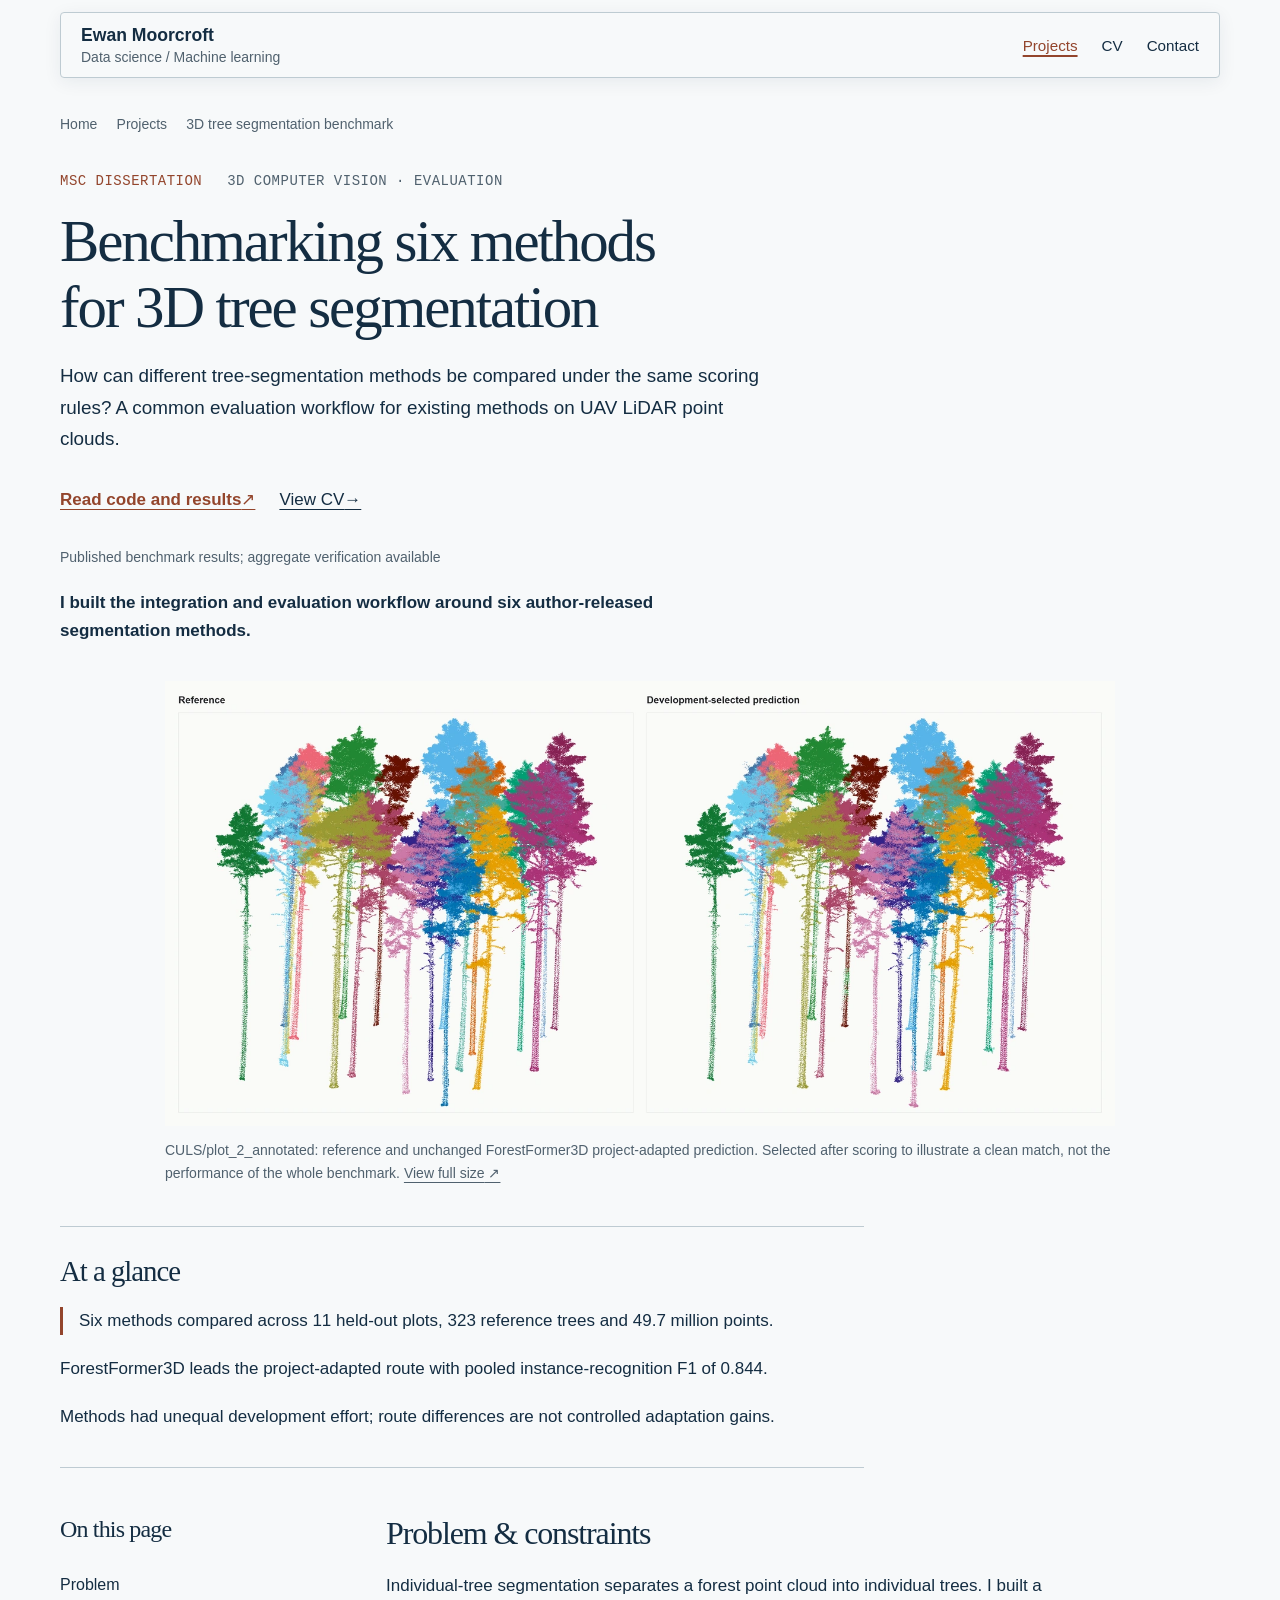
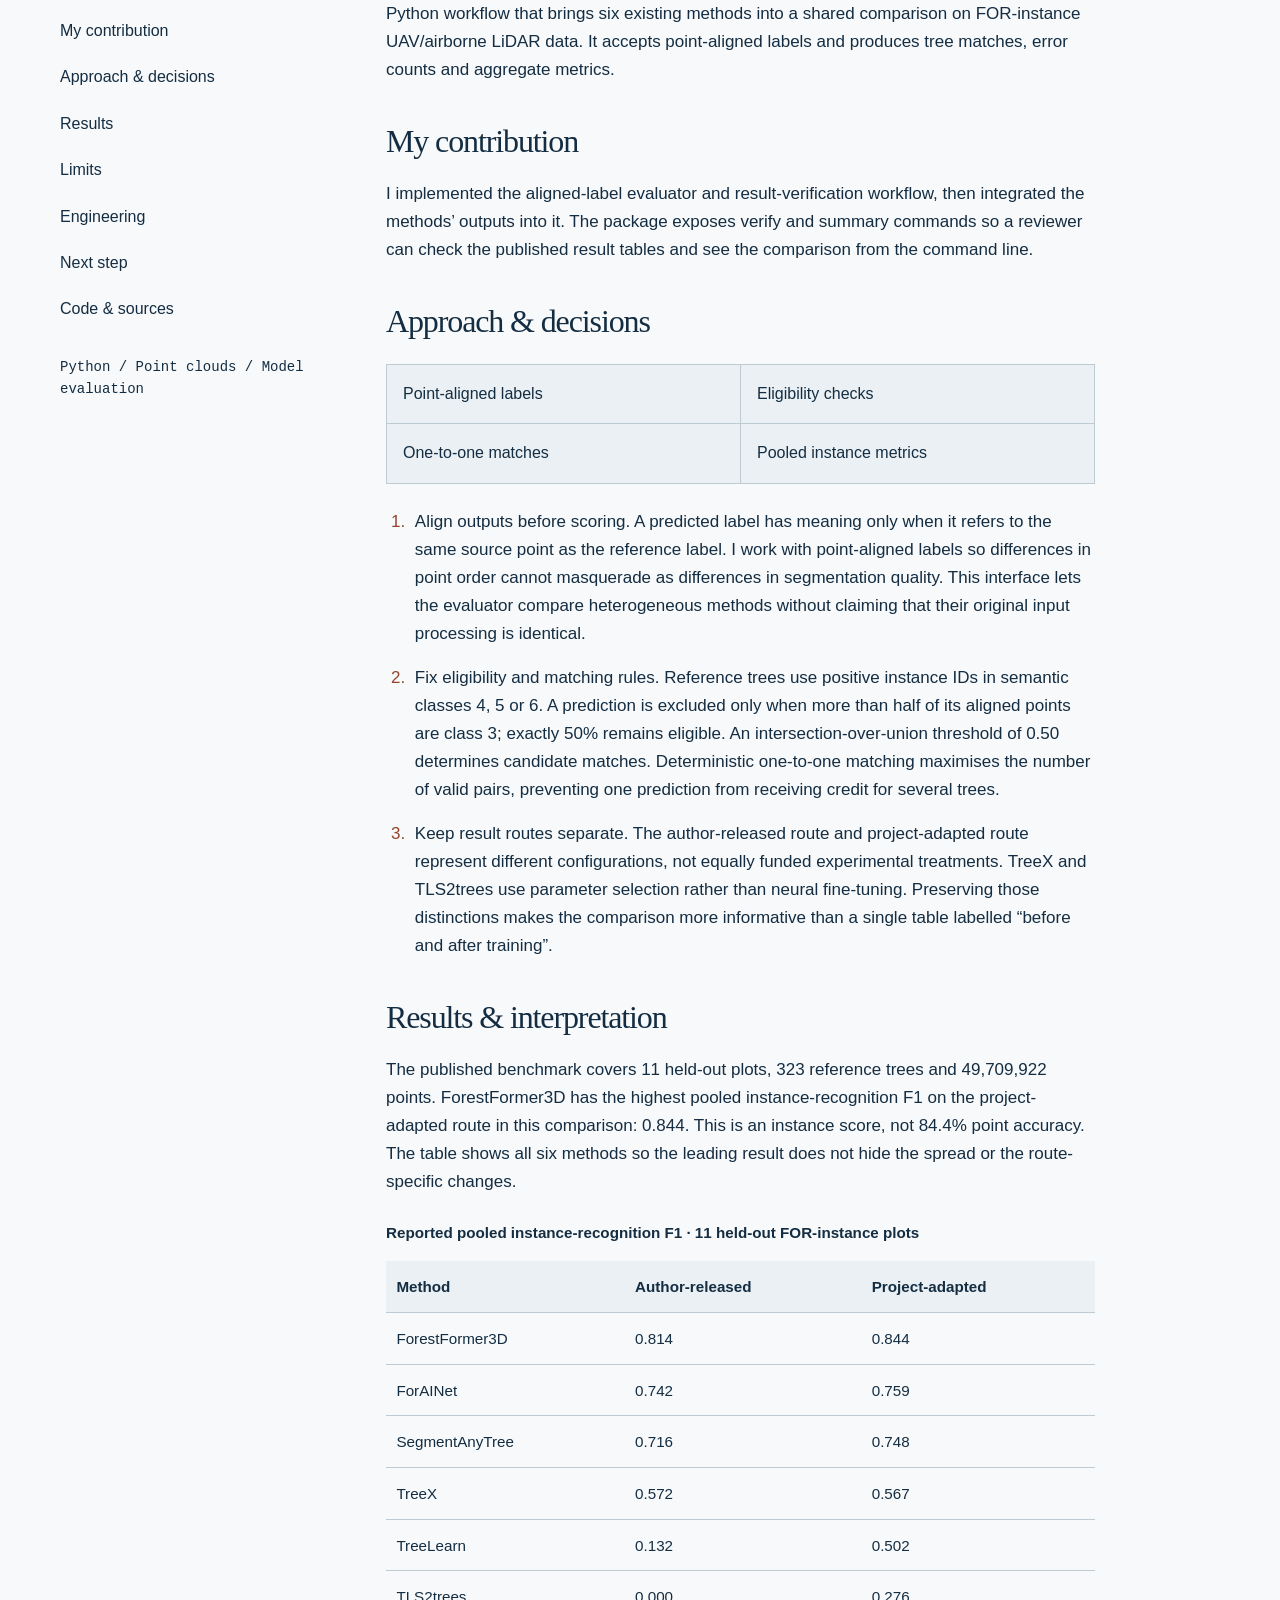
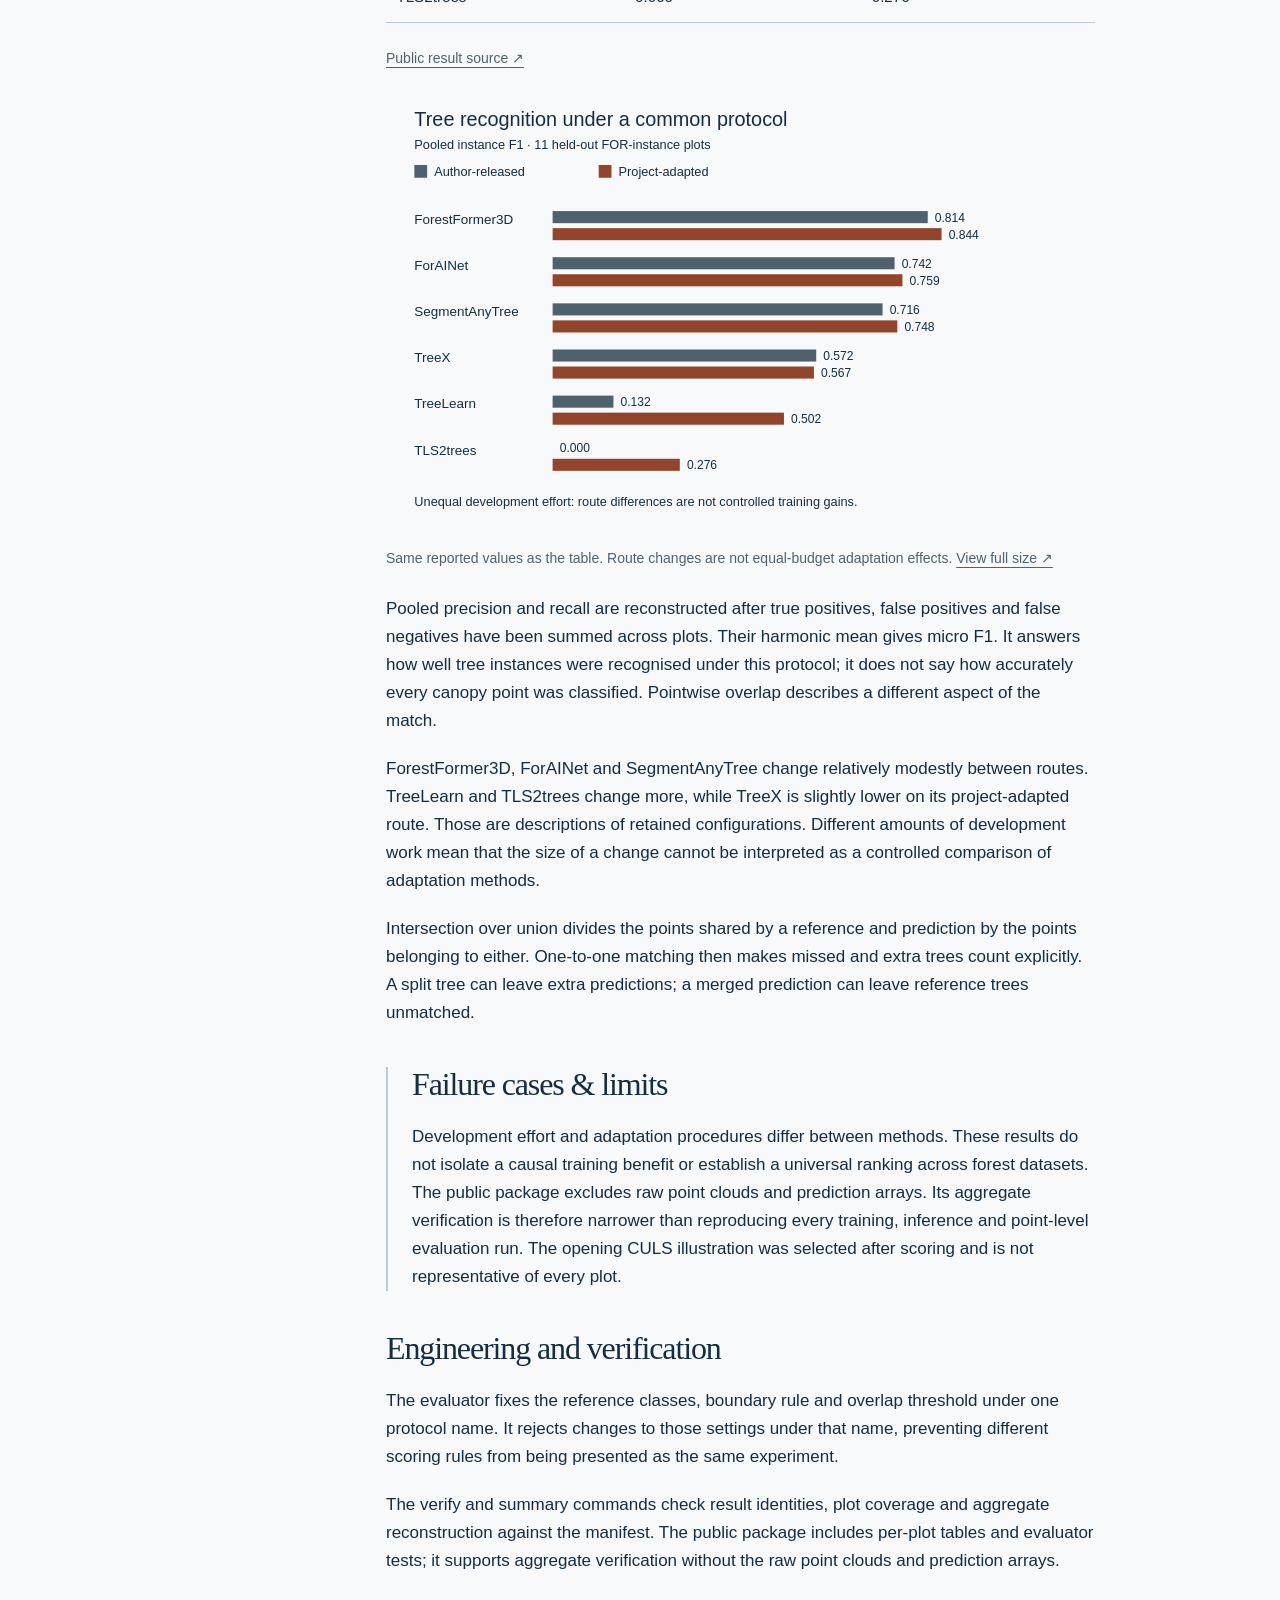
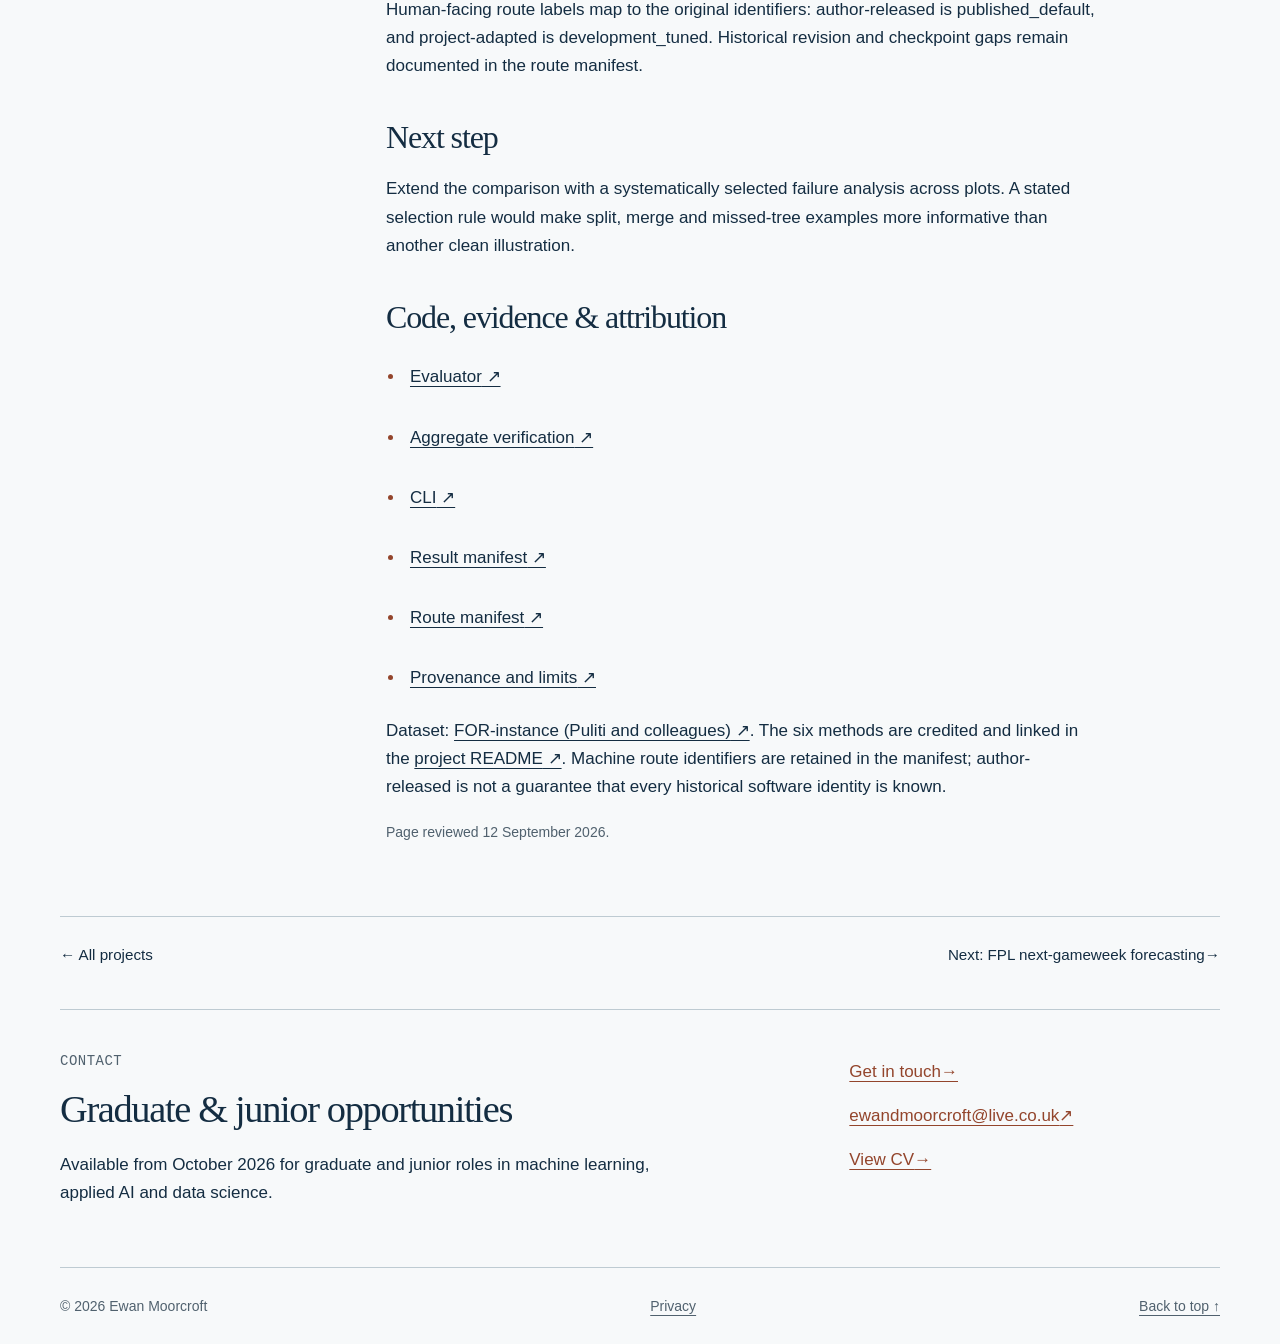
<file: projects/tree-lidar-benchmark/index.html>
<!doctype html><html lang="en-GB"><head><meta charset="utf-8"><meta name="viewport" content="width=device-width, initial-scale=1"><title>Benchmarking six methods for 3D tree segmentation | Ewan Moorcroft</title><meta name="description" content="How can different tree-segmentation methods be compared under the same scoring rules? A common evaluation workflow for existing methods on UAV LiDAR point clouds."><meta name="theme-color" content="#f7f9fa"><link rel="canonical" href="https://ewanmoorcroft.github.io/projects/tree-lidar-benchmark/"><meta property="og:type" content="article"><meta property="og:title" content="Benchmarking six methods for 3D tree segmentation | Ewan Moorcroft"><meta property="og:description" content="How can different tree-segmentation methods be compared under the same scoring rules? A common evaluation workflow for existing methods on UAV LiDAR point clouds."><meta property="og:url" content="https://ewanmoorcroft.github.io/projects/tree-lidar-benchmark/"><meta name="twitter:card" content="summary_large_image"><meta name="twitter:title" content="Benchmarking six methods for 3D tree segmentation | Ewan Moorcroft"><meta name="twitter:description" content="How can different tree-segmentation methods be compared under the same scoring rules? A common evaluation workflow for existing methods on UAV LiDAR point clouds."><meta property="og:image" content="https://ewanmoorcroft.github.io/assets/social-preview.png"><meta property="og:image:alt" content="Ewan Moorcroft — Data science and machine learning"><meta name="twitter:image" content="https://ewanmoorcroft.github.io/assets/social-preview.png"><link rel="icon" type="image/svg+xml" href="/favicon.svg"><link rel="stylesheet" href="/styles.css"></head><body><a class="skip-link" href="#main">Skip to content</a><header class="masthead wrap"><a class="identity" href="/" aria-label="Ewan Moorcroft home">Ewan Moorcroft<span>Data science / Machine learning</span></a><nav aria-label="Main navigation"><a href="/projects/" aria-current="page">Projects</a><a href="/cv/">CV</a><a href="/contact/">Contact</a></nav></header><main id="main" tabindex="-1"><article class="wrap case-study"><nav class="breadcrumb" aria-label="Breadcrumb"><a href="/">Home</a><a href="/projects/">Projects</a><span aria-current="page">3D tree segmentation benchmark</span></nav><header class="case-intro"><p class="eyebrow"><span>MSc dissertation</span> 3D computer vision · Evaluation</p><h1>Benchmarking six methods for 3D tree segmentation</h1><p class="introduction">How can different tree-segmentation methods be compared under the same scoring rules? A common evaluation workflow for existing methods on UAV LiDAR point clouds.</p><div class="actions"><a class="text-link" href="https://github.com/EwanMoorcroft/Ewan-Moorcroft-Portfolio/tree/main/projects/tree-lidar-benchmark">Read code and results<span aria-hidden="true"> ↗</span></a><a class="" href="/cv/">View CV<span aria-hidden="true"> →</span></a></div><p class="status-note">Published benchmark results; aggregate verification available</p><p class="contribution-lead">I built the integration and evaluation workflow around six author-released segmentation methods.</p></header><div class="case-output"><figure class="study-figure "><a href="/assets/tree-comparison.webp" aria-label="View full image: 3D tree segmentation benchmark"><img src="/assets/tree-comparison.webp" width="1600" height="750" loading="lazy" alt="Reference trees and ForestFormer3D project-adapted predictions, with matching colours for accepted tree pairs."></a><figcaption>CULS/plot_2_annotated: reference and unchanged ForestFormer3D project-adapted prediction. Selected after scoring to illustrate a clean match, not the performance of the whole benchmark. <a class="" href="/assets/tree-comparison.webp">View full size<span aria-hidden="true"> ↗</span></a></figcaption></figure></div><div class="case-overview"><h2>At a glance</h2><p class="result-line">Six methods compared across 11 held-out plots, 323 reference trees and 49.7 million points.</p><p>ForestFormer3D leads the project-adapted route with pooled instance-recognition F1 of 0.844.</p><p>Methods had unequal development effort; route differences are not controlled adaptation gains.</p></div><div class="case-grid"><aside class="case-facts"><h2>On this page</h2><nav aria-label="Case study contents"><a href="#problem">Problem</a><a href="#contribution">My contribution</a><a href="#approach">Approach & decisions</a><a href="#results">Results</a><a href="#limits">Limits</a><a href="#verification">Engineering</a><a href="#reflection">Next step</a><a href="#evidence">Code & sources</a></nav><p class="tools">Python / Point clouds / Model evaluation</p></aside><div class="case-copy"><section id="problem"><h2>Problem & constraints</h2><p>Individual-tree segmentation separates a forest point cloud into individual trees. I built a Python workflow that brings six existing methods into a shared comparison on FOR-instance UAV/airborne LiDAR data. It accepts point-aligned labels and produces tree matches, error counts and aggregate metrics.</p></section><section id="contribution"><h2>My contribution</h2><p>I implemented the aligned-label evaluator and result-verification workflow, then integrated the methods’ outputs into it. The package exposes verify and summary commands so a reviewer can check the published result tables and see the comparison from the command line.</p></section><section id="approach"><h2>Approach & decisions</h2><ol class="workflow" aria-label="Project workflow"><li>Point-aligned labels</li><li>Eligibility checks</li><li>One-to-one matches</li><li>Pooled instance metrics</li></ol><ol class="decisions"><li>Align outputs before scoring. A predicted label has meaning only when it refers to the same source point as the reference label. I work with point-aligned labels so differences in point order cannot masquerade as differences in segmentation quality. This interface lets the evaluator compare heterogeneous methods without claiming that their original input processing is identical.</li><li>Fix eligibility and matching rules. Reference trees use positive instance IDs in semantic classes 4, 5 or 6. A prediction is excluded only when more than half of its aligned points are class 3; exactly 50% remains eligible. An intersection-over-union threshold of 0.50 determines candidate matches. Deterministic one-to-one matching maximises the number of valid pairs, preventing one prediction from receiving credit for several trees.</li><li>Keep result routes separate. The author-released route and project-adapted route represent different configurations, not equally funded experimental treatments. TreeX and TLS2trees use parameter selection rather than neural fine-tuning. Preserving those distinctions makes the comparison more informative than a single table labelled “before and after training”.</li></ol></section><section id="results"><h2>Results & interpretation</h2><p>The published benchmark covers 11 held-out plots, 323 reference trees and 49,709,922 points. ForestFormer3D has the highest pooled instance-recognition F1 on the project-adapted route in this comparison: 0.844. This is an instance score, not 84.4% point accuracy. The table shows all six methods so the leading result does not hide the spread or the route-specific changes.</p><div class="table-region" role="region" aria-label="Reported pooled instance-recognition F1 · 11 held-out FOR-instance plots" tabindex="0"><table><caption>Reported pooled instance-recognition F1 · 11 held-out FOR-instance plots</caption><thead><tr><th scope="col">Method</th><th scope="col">Author-released</th><th scope="col">Project-adapted</th></tr></thead><tbody><tr><th scope="row">ForestFormer3D</th><td>0.814</td><td>0.844</td></tr><tr><th scope="row">ForAINet</th><td>0.742</td><td>0.759</td></tr><tr><th scope="row">SegmentAnyTree</th><td>0.716</td><td>0.748</td></tr><tr><th scope="row">TreeX</th><td>0.572</td><td>0.567</td></tr><tr><th scope="row">TreeLearn</th><td>0.132</td><td>0.502</td></tr><tr><th scope="row">TLS2trees</th><td>0.000</td><td>0.276</td></tr></tbody></table></div><p class="source-note"><a class="" href="https://github.com/EwanMoorcroft/Ewan-Moorcroft-Portfolio/blob/5fb20684d92bdda01a43f6355d02a3f660d6cae9/projects/tree-lidar-benchmark/README.md">Public result source<span aria-hidden="true"> ↗</span></a></p><figure class="study-figure"><a href="/assets/tree-results.svg"><img src="/assets/tree-results.svg" width="1000" height="620" loading="lazy" alt="All six methods compared on author-released and project-adapted instance F1. Values are listed in the preceding table."></a><figcaption>Same reported values as the table. Route changes are not equal-budget adaptation effects. <a class="" href="/assets/tree-results.svg">View full size<span aria-hidden="true"> ↗</span></a></figcaption></figure><p>Pooled precision and recall are reconstructed after true positives, false positives and false negatives have been summed across plots. Their harmonic mean gives micro F1. It answers how well tree instances were recognised under this protocol; it does not say how accurately every canopy point was classified. Pointwise overlap describes a different aspect of the match.</p><p>ForestFormer3D, ForAINet and SegmentAnyTree change relatively modestly between routes. TreeLearn and TLS2trees change more, while TreeX is slightly lower on its project-adapted route. Those are descriptions of retained configurations. Different amounts of development work mean that the size of a change cannot be interpreted as a controlled comparison of adaptation methods.</p><p>Intersection over union divides the points shared by a reference and prediction by the points belonging to either. One-to-one matching then makes missed and extra trees count explicitly. A split tree can leave extra predictions; a merged prediction can leave reference trees unmatched.</p></section><section id="limits" class="case-limits"><h2>Failure cases & limits</h2><p>Development effort and adaptation procedures differ between methods. These results do not isolate a causal training benefit or establish a universal ranking across forest datasets. The public package excludes raw point clouds and prediction arrays. Its aggregate verification is therefore narrower than reproducing every training, inference and point-level evaluation run. The opening CULS illustration was selected after scoring and is not representative of every plot.</p></section><section id="verification"><h2>Engineering and verification</h2><p>The evaluator fixes the reference classes, boundary rule and overlap threshold under one protocol name. It rejects changes to those settings under that name, preventing different scoring rules from being presented as the same experiment.</p><p>The verify and summary commands check result identities, plot coverage and aggregate reconstruction against the manifest. The public package includes per-plot tables and evaluator tests; it supports aggregate verification without the raw point clouds and prediction arrays.</p><p>Human-facing route labels map to the original identifiers: author-released is published_default, and project-adapted is development_tuned. Historical revision and checkpoint gaps remain documented in the route manifest.</p></section><section id="reflection"><h2>Next step</h2><p>Extend the comparison with a systematically selected failure analysis across plots. A stated selection rule would make split, merge and missed-tree examples more informative than another clean illustration.</p></section><section id="evidence"><h2>Code, evidence & attribution</h2><ul class="evidence-links"><li><a class="" href="https://github.com/EwanMoorcroft/Ewan-Moorcroft-Portfolio/blob/5fb20684d92bdda01a43f6355d02a3f660d6cae9/projects/tree-lidar-benchmark/src/tree_lidar_benchmark/evaluator.py">Evaluator<span aria-hidden="true"> ↗</span></a></li><li><a class="" href="https://github.com/EwanMoorcroft/Ewan-Moorcroft-Portfolio/blob/5fb20684d92bdda01a43f6355d02a3f660d6cae9/projects/tree-lidar-benchmark/src/tree_lidar_benchmark/verification.py">Aggregate verification<span aria-hidden="true"> ↗</span></a></li><li><a class="" href="https://github.com/EwanMoorcroft/Ewan-Moorcroft-Portfolio/blob/5fb20684d92bdda01a43f6355d02a3f660d6cae9/projects/tree-lidar-benchmark/src/tree_lidar_benchmark/cli.py">CLI<span aria-hidden="true"> ↗</span></a></li><li><a class="" href="https://github.com/EwanMoorcroft/Ewan-Moorcroft-Portfolio/blob/5fb20684d92bdda01a43f6355d02a3f660d6cae9/projects/tree-lidar-benchmark/results_manifest.json">Result manifest<span aria-hidden="true"> ↗</span></a></li><li><a class="" href="https://github.com/EwanMoorcroft/Ewan-Moorcroft-Portfolio/blob/5fb20684d92bdda01a43f6355d02a3f660d6cae9/projects/tree-lidar-benchmark/data/route_manifest.json">Route manifest<span aria-hidden="true"> ↗</span></a></li><li><a class="" href="https://github.com/EwanMoorcroft/Ewan-Moorcroft-Portfolio/blob/5fb20684d92bdda01a43f6355d02a3f660d6cae9/projects/tree-lidar-benchmark/PROVENANCE.md">Provenance and limits<span aria-hidden="true"> ↗</span></a></li></ul><p>Dataset: <a class="" href="https://zenodo.org/records/8287792">FOR-instance (Puliti and colleagues)<span aria-hidden="true"> ↗</span></a>. The six methods are credited and linked in the <a class="" href="https://github.com/EwanMoorcroft/Ewan-Moorcroft-Portfolio/blob/5fb20684d92bdda01a43f6355d02a3f660d6cae9/projects/tree-lidar-benchmark/README.md">project README<span aria-hidden="true"> ↗</span></a>. Machine route identifiers are retained in the manifest; author-released is not a guarantee that every historical software identity is known.</p><p class="source-note">Page reviewed 12 September 2026.</p></section></div></div><nav class="next-project" aria-label="Project navigation"><a href="/projects/">← All projects</a><a class="" href="/projects/fpl-forecasting/">Next: FPL next-gameweek forecasting<span aria-hidden="true"> →</span></a></nav></article><section id="contact" class="wrap contact" aria-labelledby="contact-title"><div><p class="eyebrow">CONTACT</p><h2 id="contact-title">Graduate & junior opportunities</h2><p>Available from October 2026 for graduate and junior roles in machine learning, applied AI and data science.</p></div><div class="contact-links"><a class="" href="/contact/">Get in touch<span aria-hidden="true"> →</span></a><a class="" href="mailto:ewandmoorcroft@live.co.uk">ewandmoorcroft@live.co.uk<span aria-hidden="true"> ↗</span></a><a class="" href="/cv/">View CV<span aria-hidden="true"> →</span></a></div></section></main><footer class="wrap footer"><span>© 2026 Ewan Moorcroft</span><a href="/privacy/">Privacy</a><a href="#main">Back to top ↑</a></footer></body></html>
</file>
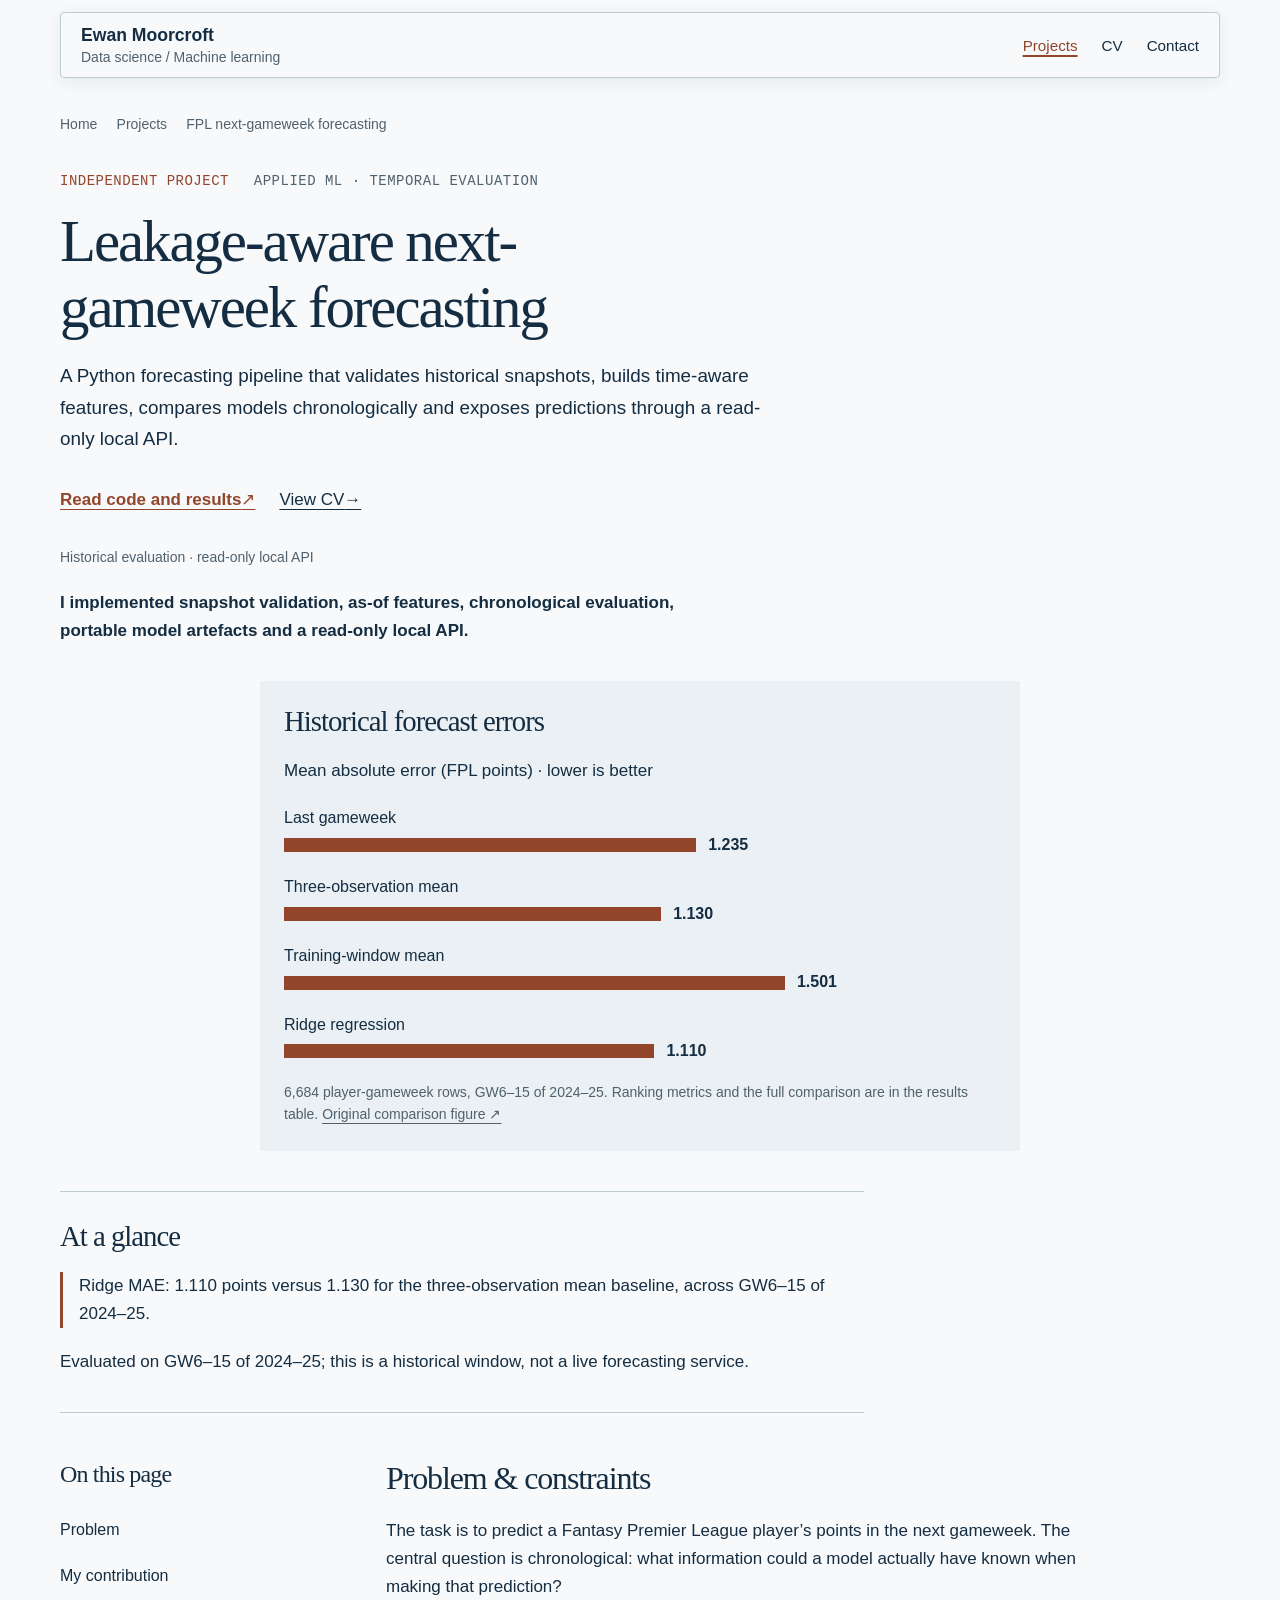
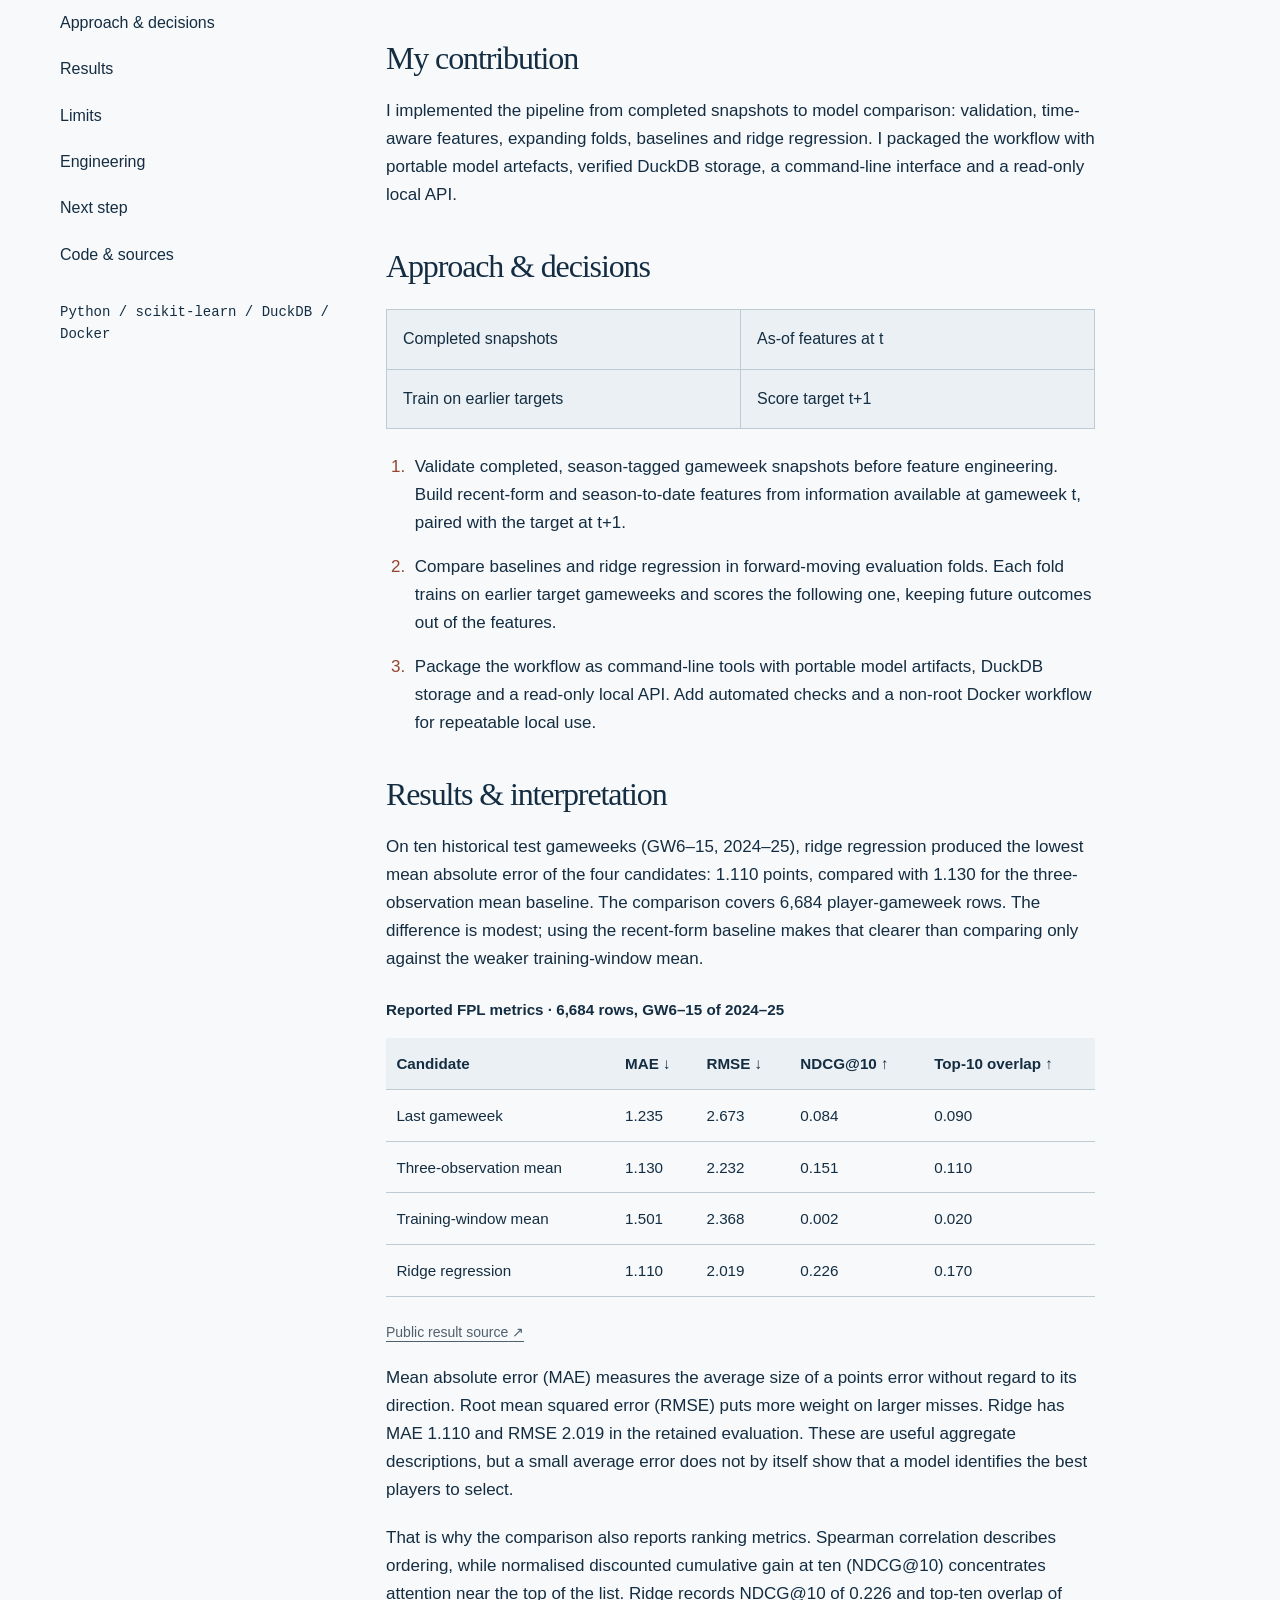
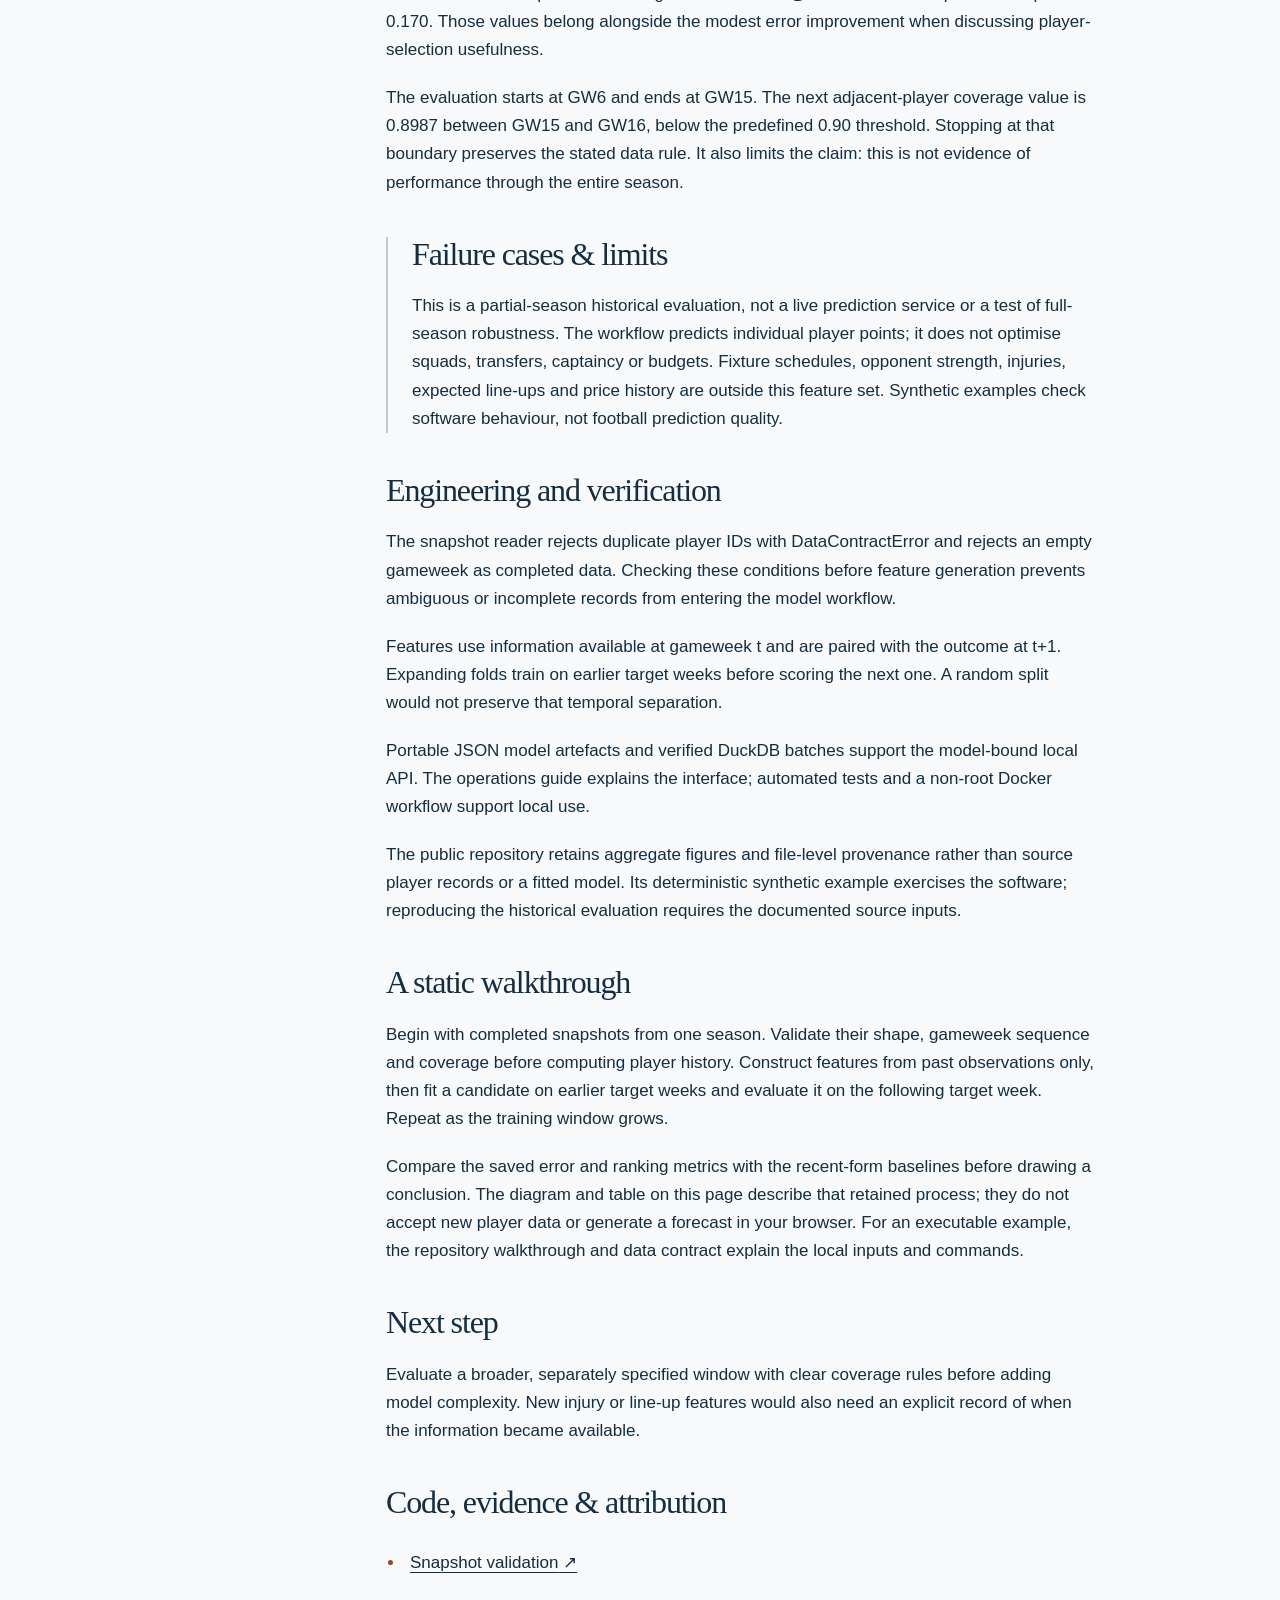
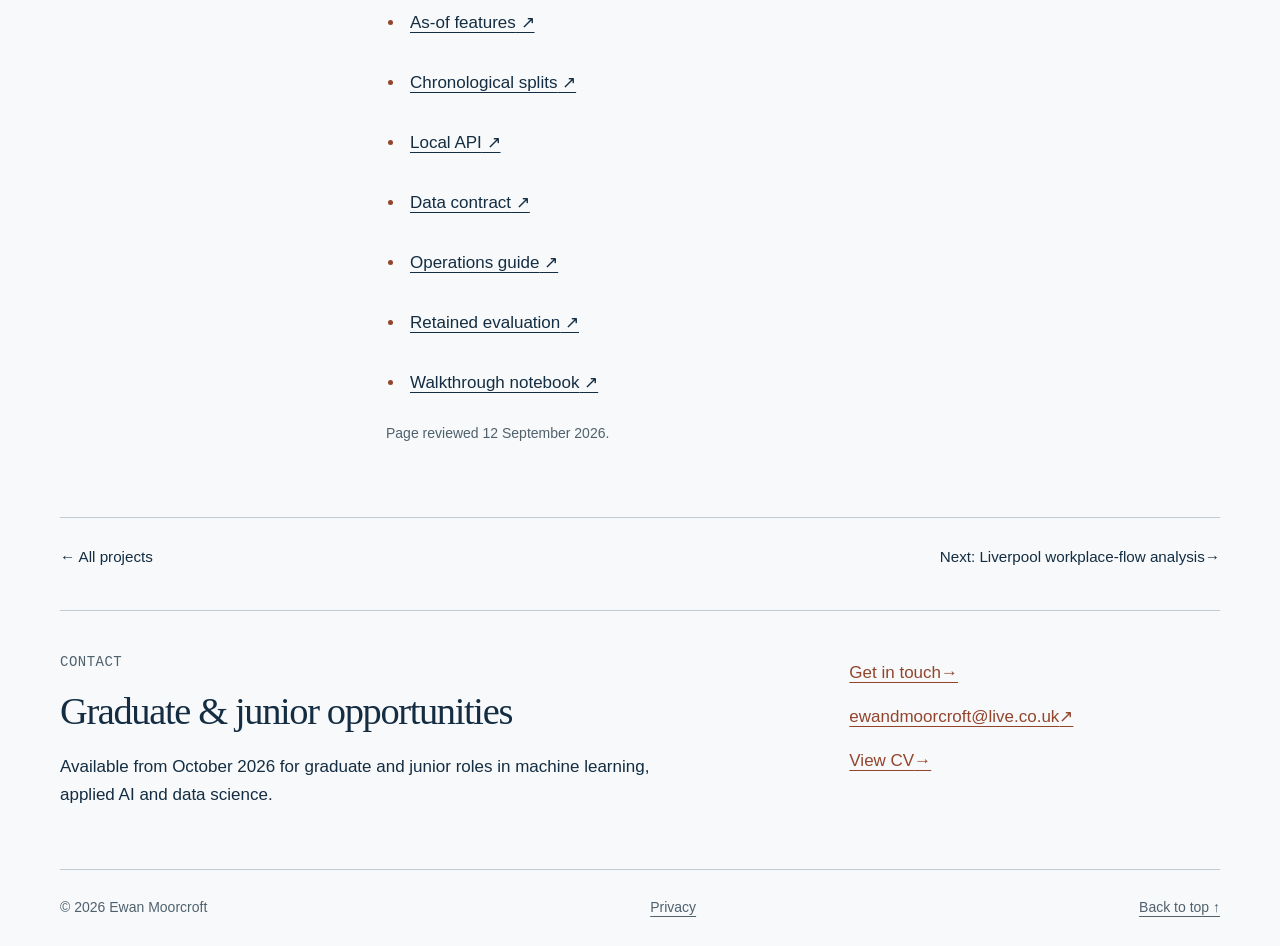
<file: work/fpl-forecasting/index.html>
<!doctype html><html lang="en-GB"><head><meta charset="utf-8"><meta name="viewport" content="width=device-width, initial-scale=1"><title>Page moved | Ewan Moorcroft</title><meta name="description" content="This portfolio page has moved."><meta name="theme-color" content="#f7f9fa"><link rel="canonical" href="https://ewanmoorcroft.github.io/projects/fpl-forecasting/"><meta property="og:type" content="article"><meta property="og:title" content="Page moved | Ewan Moorcroft"><meta property="og:description" content="This portfolio page has moved."><meta property="og:url" content="https://ewanmoorcroft.github.io/projects/fpl-forecasting/"><meta name="twitter:card" content="summary_large_image"><meta name="twitter:title" content="Page moved | Ewan Moorcroft"><meta name="twitter:description" content="This portfolio page has moved."><meta property="og:image" content="https://ewanmoorcroft.github.io/assets/social-preview.png"><meta property="og:image:alt" content="Ewan Moorcroft — Data science and machine learning"><meta name="twitter:image" content="https://ewanmoorcroft.github.io/assets/social-preview.png"><meta name="robots" content="noindex"><link rel="icon" type="image/svg+xml" href="/favicon.svg"><link rel="stylesheet" href="/styles.css"><meta http-equiv="refresh" content="0;url=/projects/fpl-forecasting/"></head><body><a class="skip-link" href="#main">Skip to content</a><header class="masthead wrap"><a class="identity" href="/" aria-label="Ewan Moorcroft home">Ewan Moorcroft<span>Data science / Machine learning</span></a><nav aria-label="Main navigation"><a href="/projects/" aria-current="page">Projects</a><a href="/cv/">CV</a><a href="/contact/">Contact</a></nav></header><main id="main" tabindex="-1"><section class="wrap text-page"><h1>This page has moved.</h1><p><a href="/projects/fpl-forecasting/">Continue to Projects →</a></p></section><section id="contact" class="wrap contact" aria-labelledby="contact-title"><div><p class="eyebrow">CONTACT</p><h2 id="contact-title">Graduate & junior opportunities</h2><p>Available from October 2026 for graduate and junior roles in machine learning, applied AI and data science.</p></div><div class="contact-links"><a class="" href="/contact/">Get in touch<span aria-hidden="true"> →</span></a><a class="" href="mailto:ewandmoorcroft@live.co.uk">ewandmoorcroft@live.co.uk<span aria-hidden="true"> ↗</span></a><a class="" href="/cv/">View CV<span aria-hidden="true"> →</span></a></div></section></main><footer class="wrap footer"><span>© 2026 Ewan Moorcroft</span><a href="/privacy/">Privacy</a><a href="#main">Back to top ↑</a></footer></body></html>
</file>
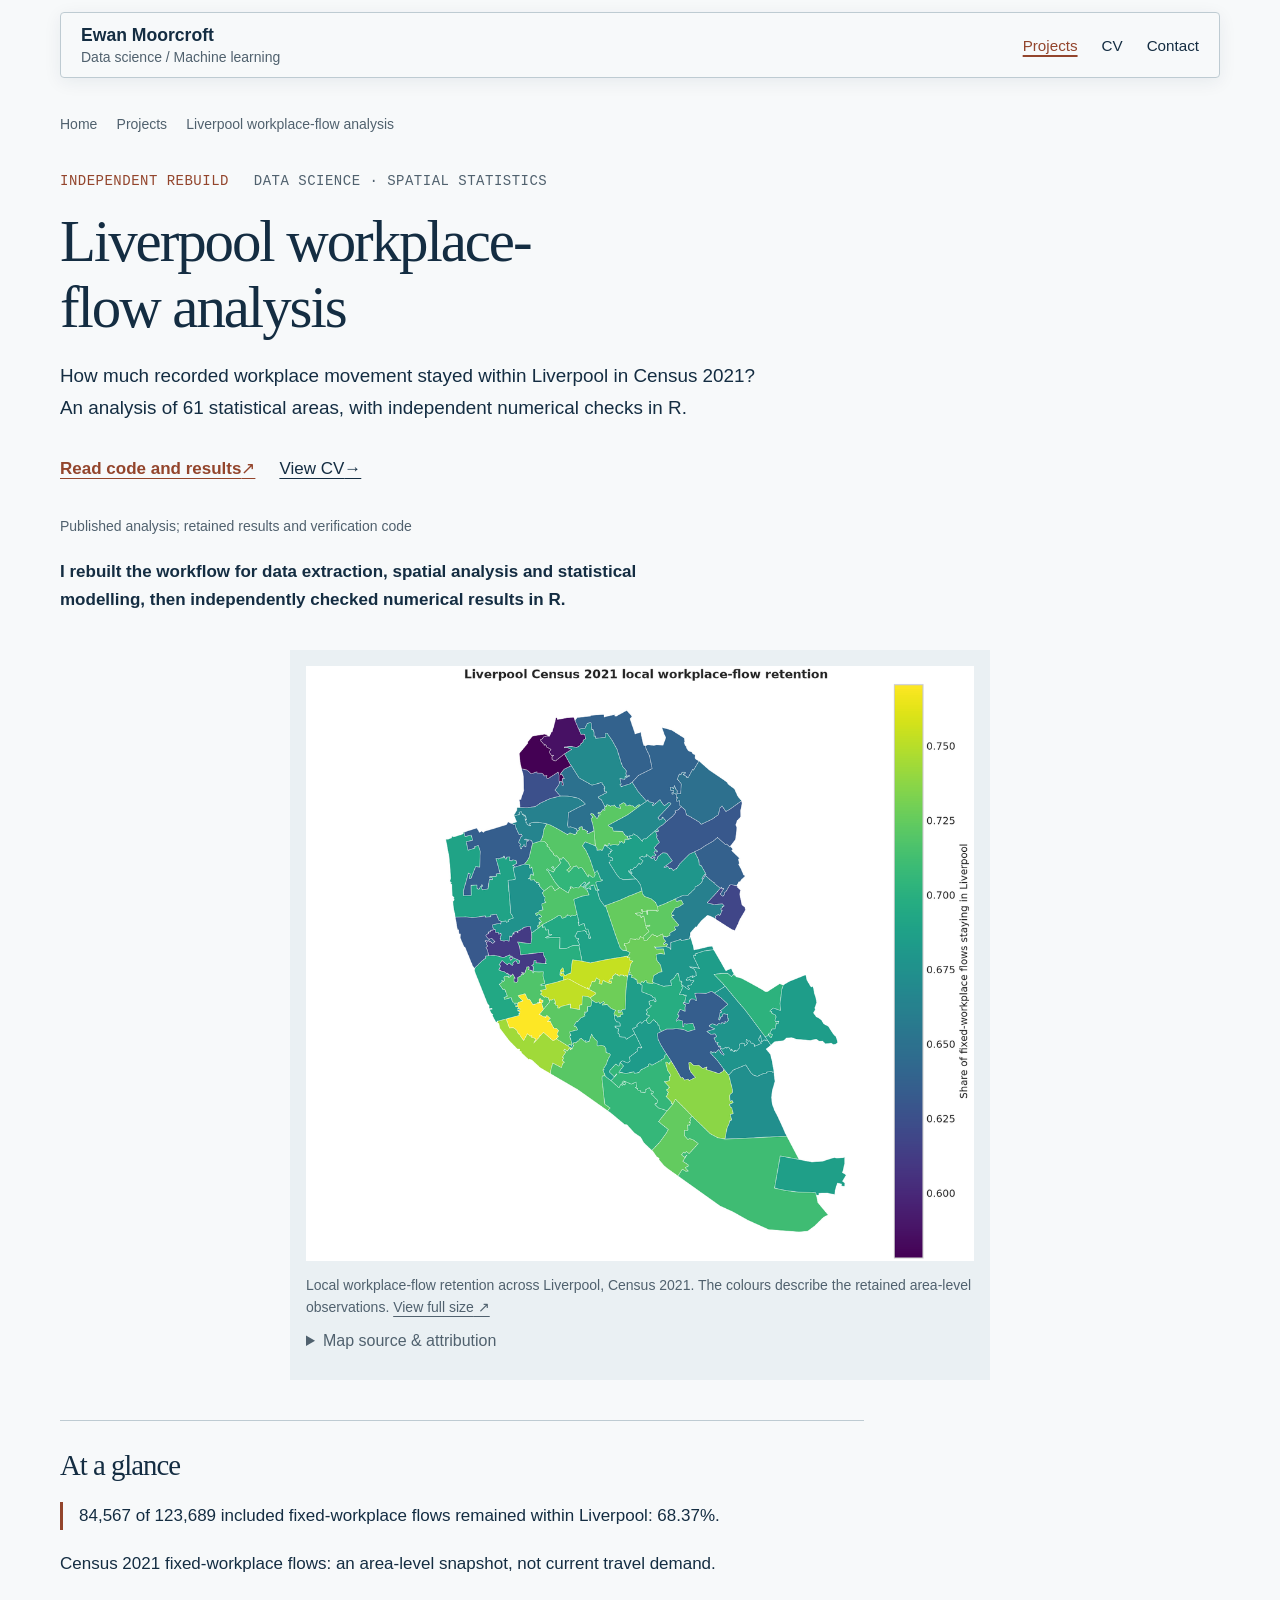
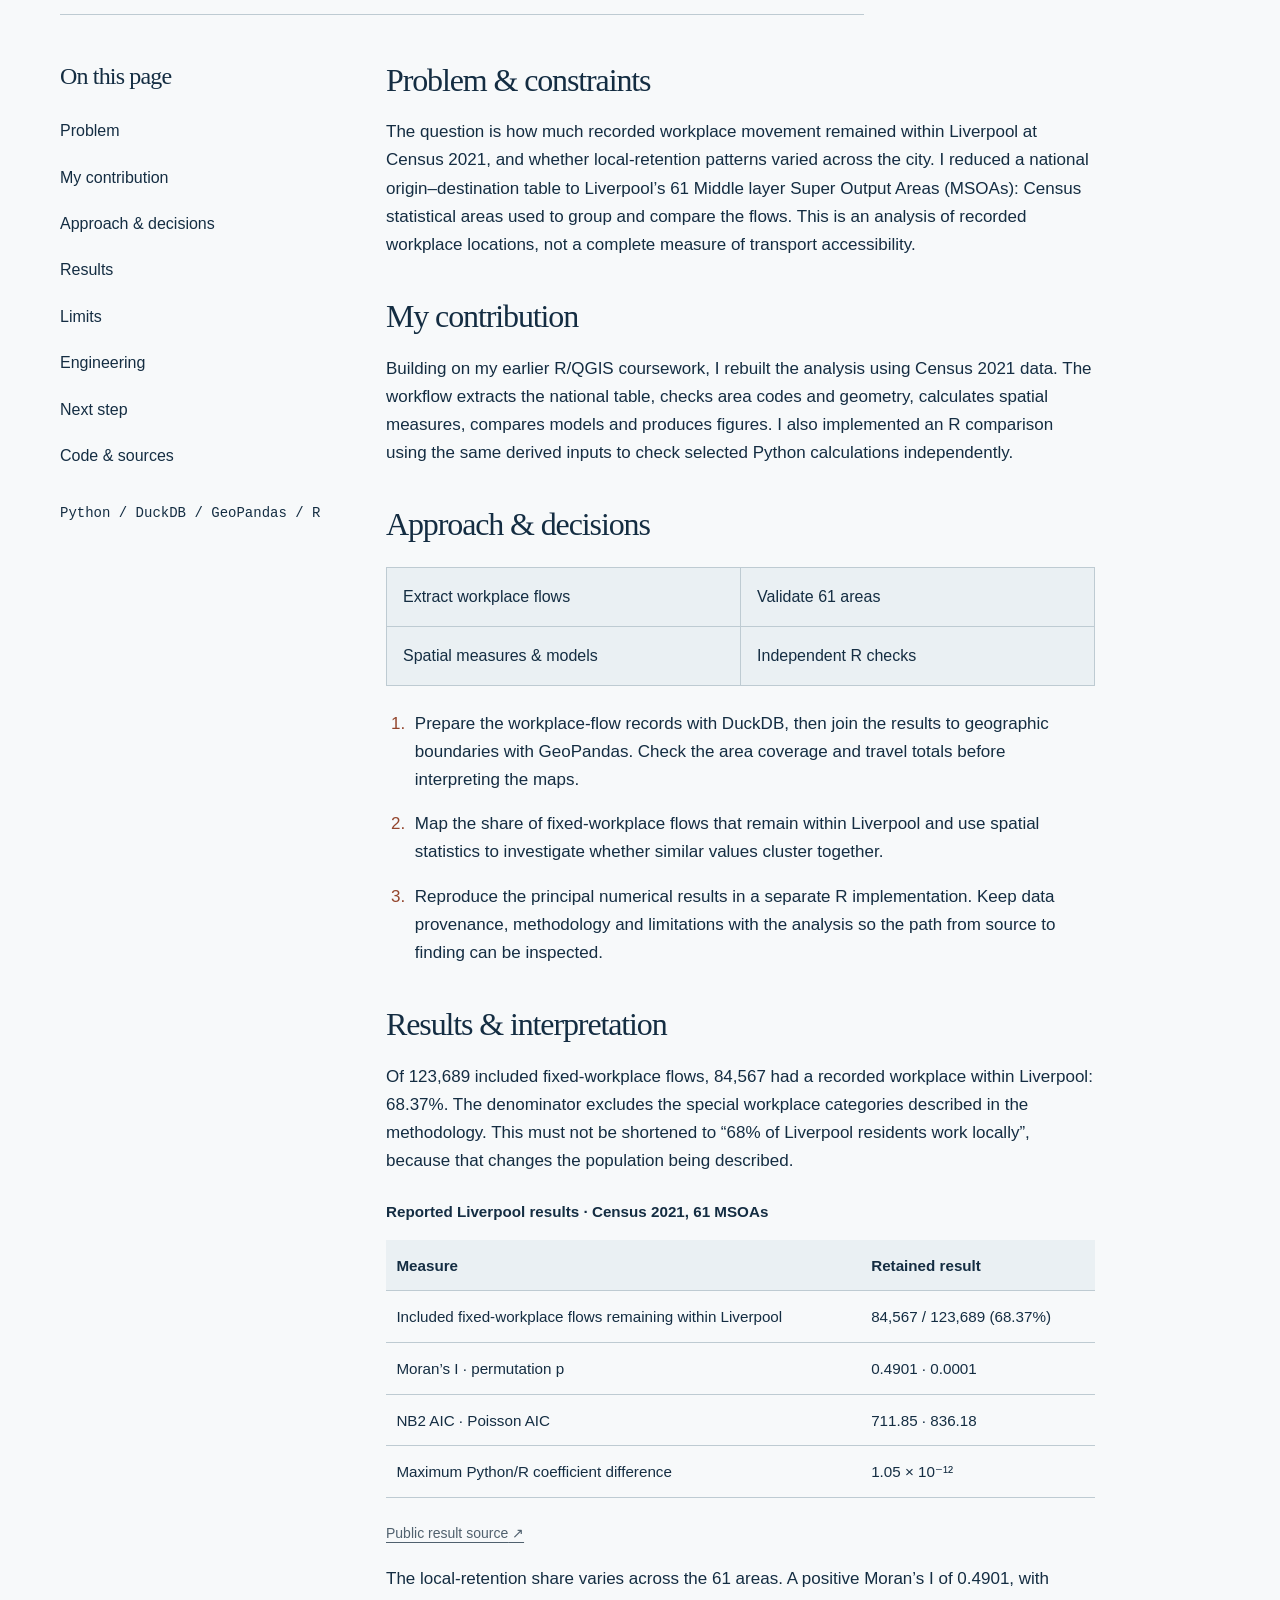
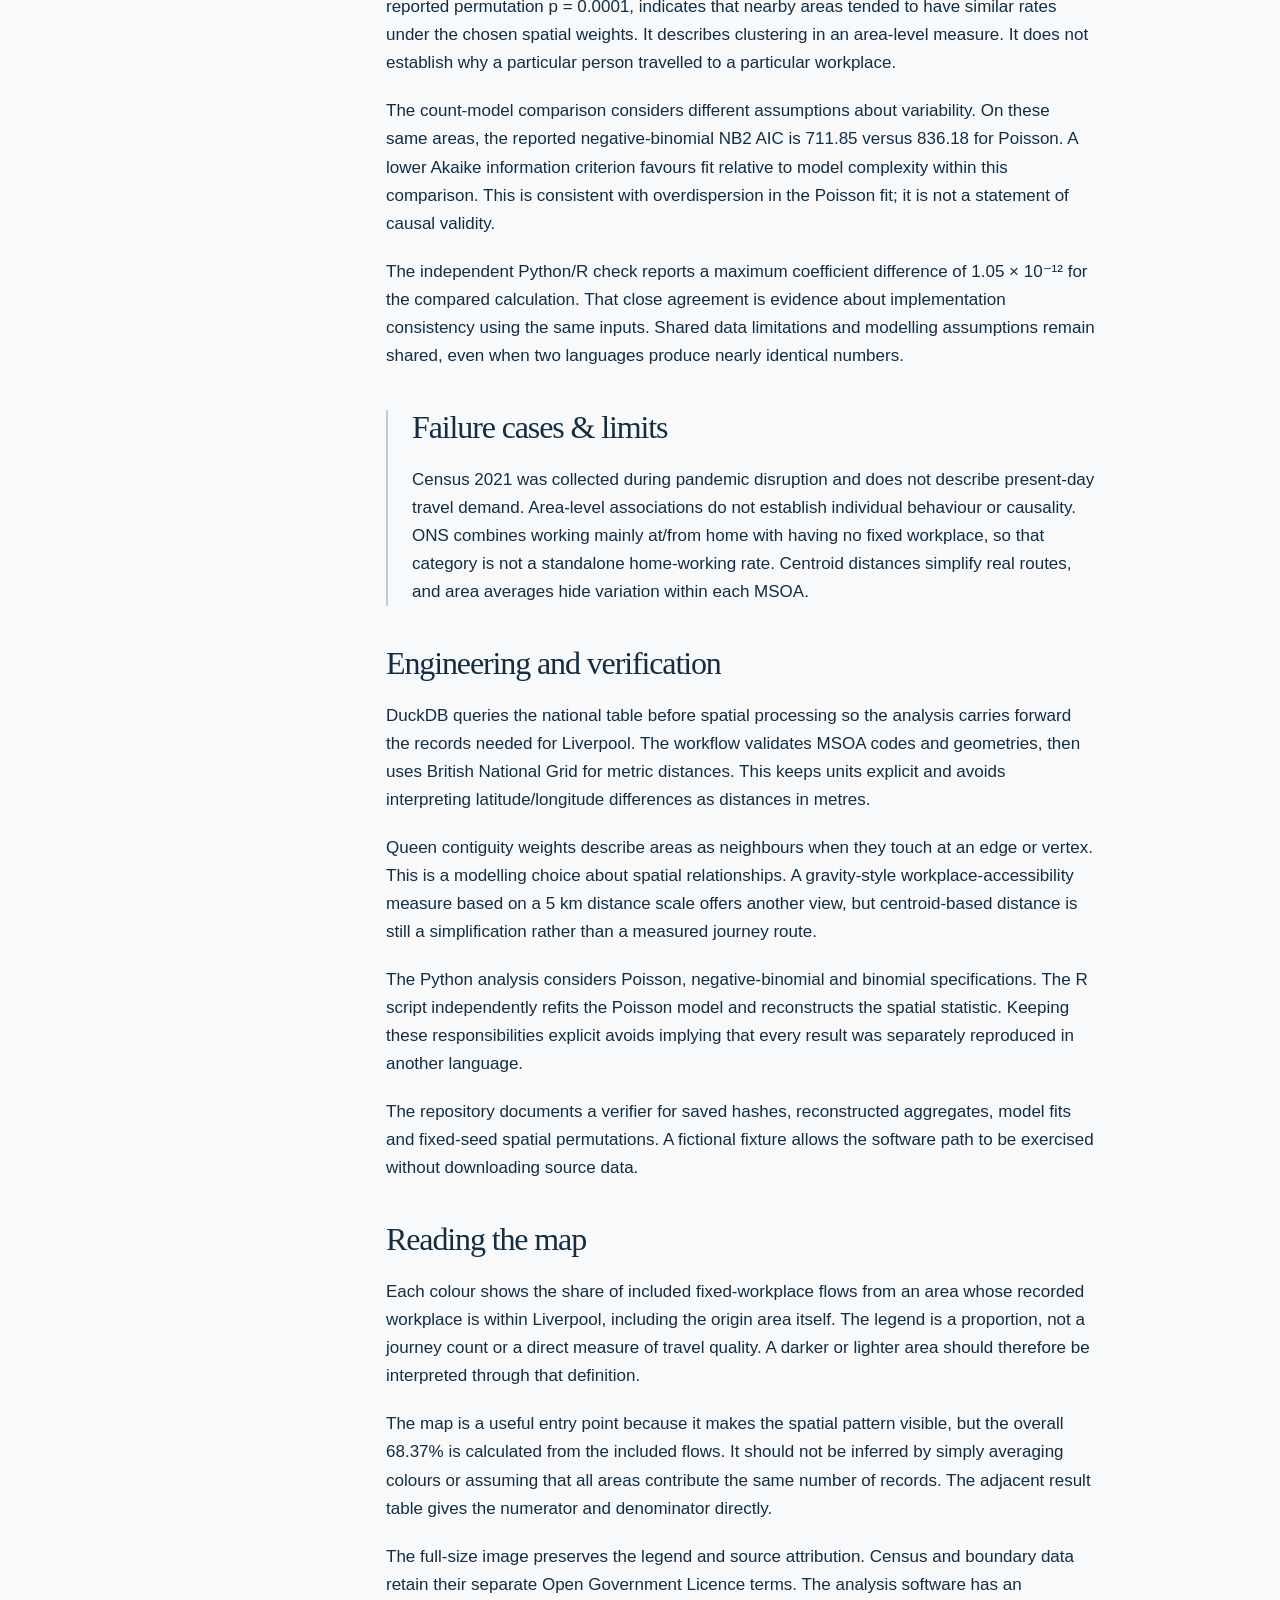
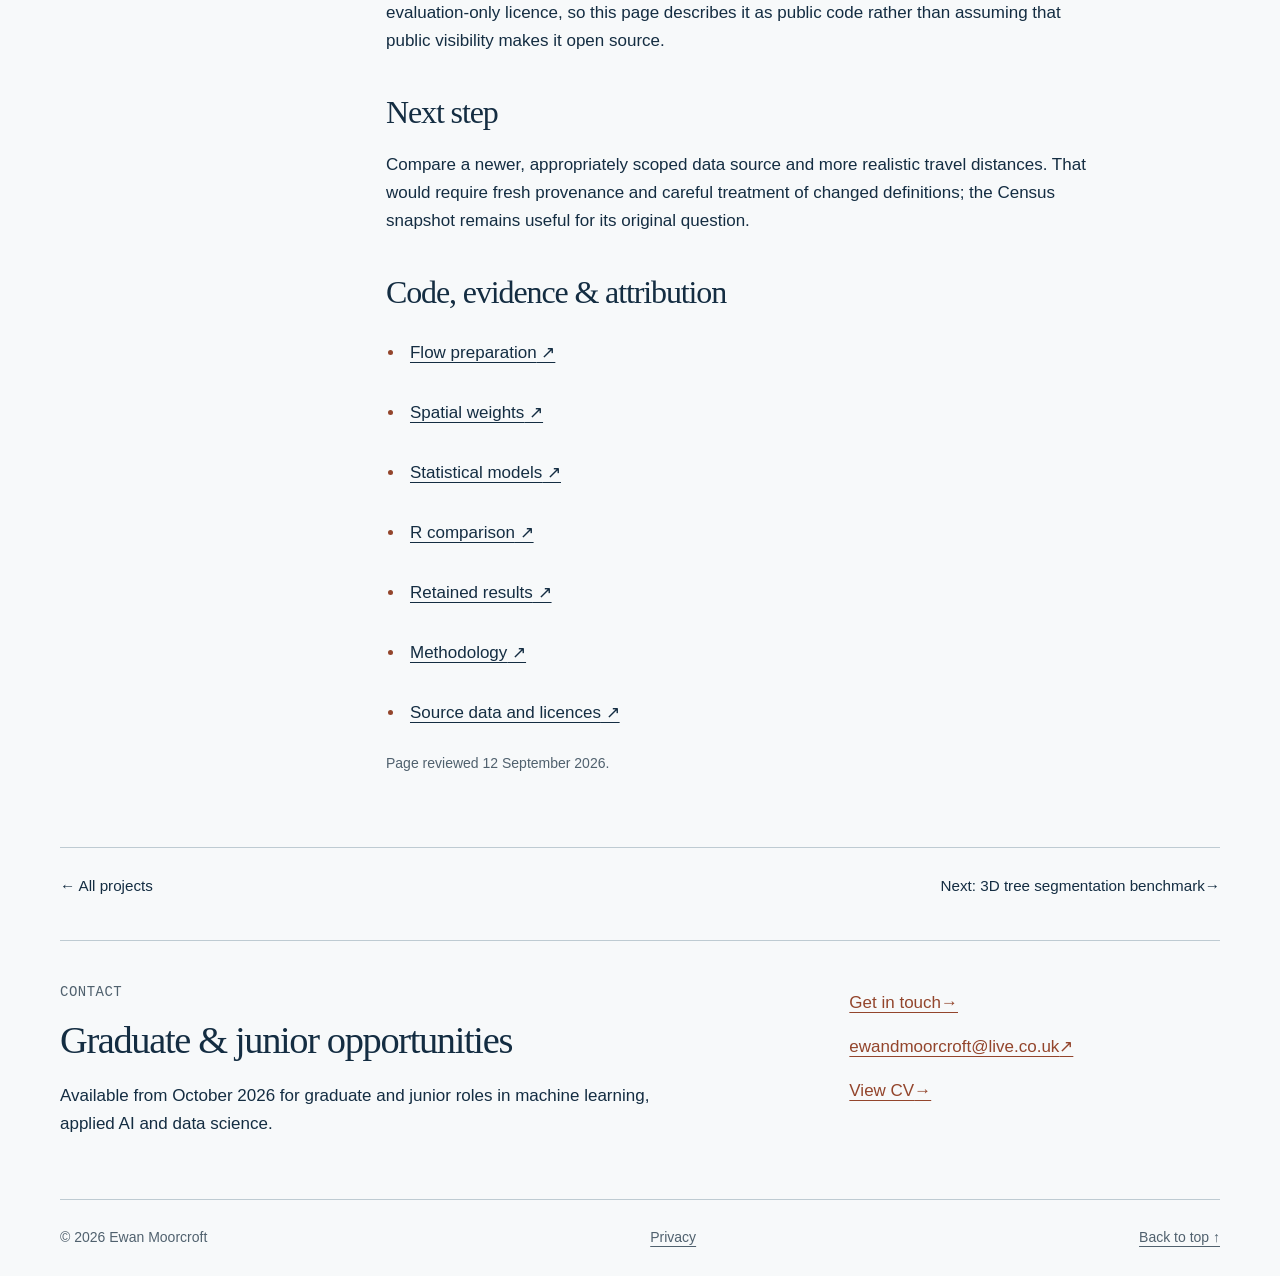
<file: work/liverpool-urban-accessibility/index.html>
<!doctype html><html lang="en-GB"><head><meta charset="utf-8"><meta name="viewport" content="width=device-width, initial-scale=1"><title>Page moved | Ewan Moorcroft</title><meta name="description" content="This portfolio page has moved."><meta name="theme-color" content="#f7f9fa"><link rel="canonical" href="https://ewanmoorcroft.github.io/projects/liverpool-urban-accessibility/"><meta property="og:type" content="article"><meta property="og:title" content="Page moved | Ewan Moorcroft"><meta property="og:description" content="This portfolio page has moved."><meta property="og:url" content="https://ewanmoorcroft.github.io/projects/liverpool-urban-accessibility/"><meta name="twitter:card" content="summary_large_image"><meta name="twitter:title" content="Page moved | Ewan Moorcroft"><meta name="twitter:description" content="This portfolio page has moved."><meta property="og:image" content="https://ewanmoorcroft.github.io/assets/social-preview.png"><meta property="og:image:alt" content="Ewan Moorcroft — Data science and machine learning"><meta name="twitter:image" content="https://ewanmoorcroft.github.io/assets/social-preview.png"><meta name="robots" content="noindex"><link rel="icon" type="image/svg+xml" href="/favicon.svg"><link rel="stylesheet" href="/styles.css"><meta http-equiv="refresh" content="0;url=/projects/liverpool-urban-accessibility/"></head><body><a class="skip-link" href="#main">Skip to content</a><header class="masthead wrap"><a class="identity" href="/" aria-label="Ewan Moorcroft home">Ewan Moorcroft<span>Data science / Machine learning</span></a><nav aria-label="Main navigation"><a href="/projects/" aria-current="page">Projects</a><a href="/cv/">CV</a><a href="/contact/">Contact</a></nav></header><main id="main" tabindex="-1"><section class="wrap text-page"><h1>This page has moved.</h1><p><a href="/projects/liverpool-urban-accessibility/">Continue to Projects →</a></p></section><section id="contact" class="wrap contact" aria-labelledby="contact-title"><div><p class="eyebrow">CONTACT</p><h2 id="contact-title">Graduate & junior opportunities</h2><p>Available from October 2026 for graduate and junior roles in machine learning, applied AI and data science.</p></div><div class="contact-links"><a class="" href="/contact/">Get in touch<span aria-hidden="true"> →</span></a><a class="" href="mailto:ewandmoorcroft@live.co.uk">ewandmoorcroft@live.co.uk<span aria-hidden="true"> ↗</span></a><a class="" href="/cv/">View CV<span aria-hidden="true"> →</span></a></div></section></main><footer class="wrap footer"><span>© 2026 Ewan Moorcroft</span><a href="/privacy/">Privacy</a><a href="#main">Back to top ↑</a></footer></body></html>
</file>
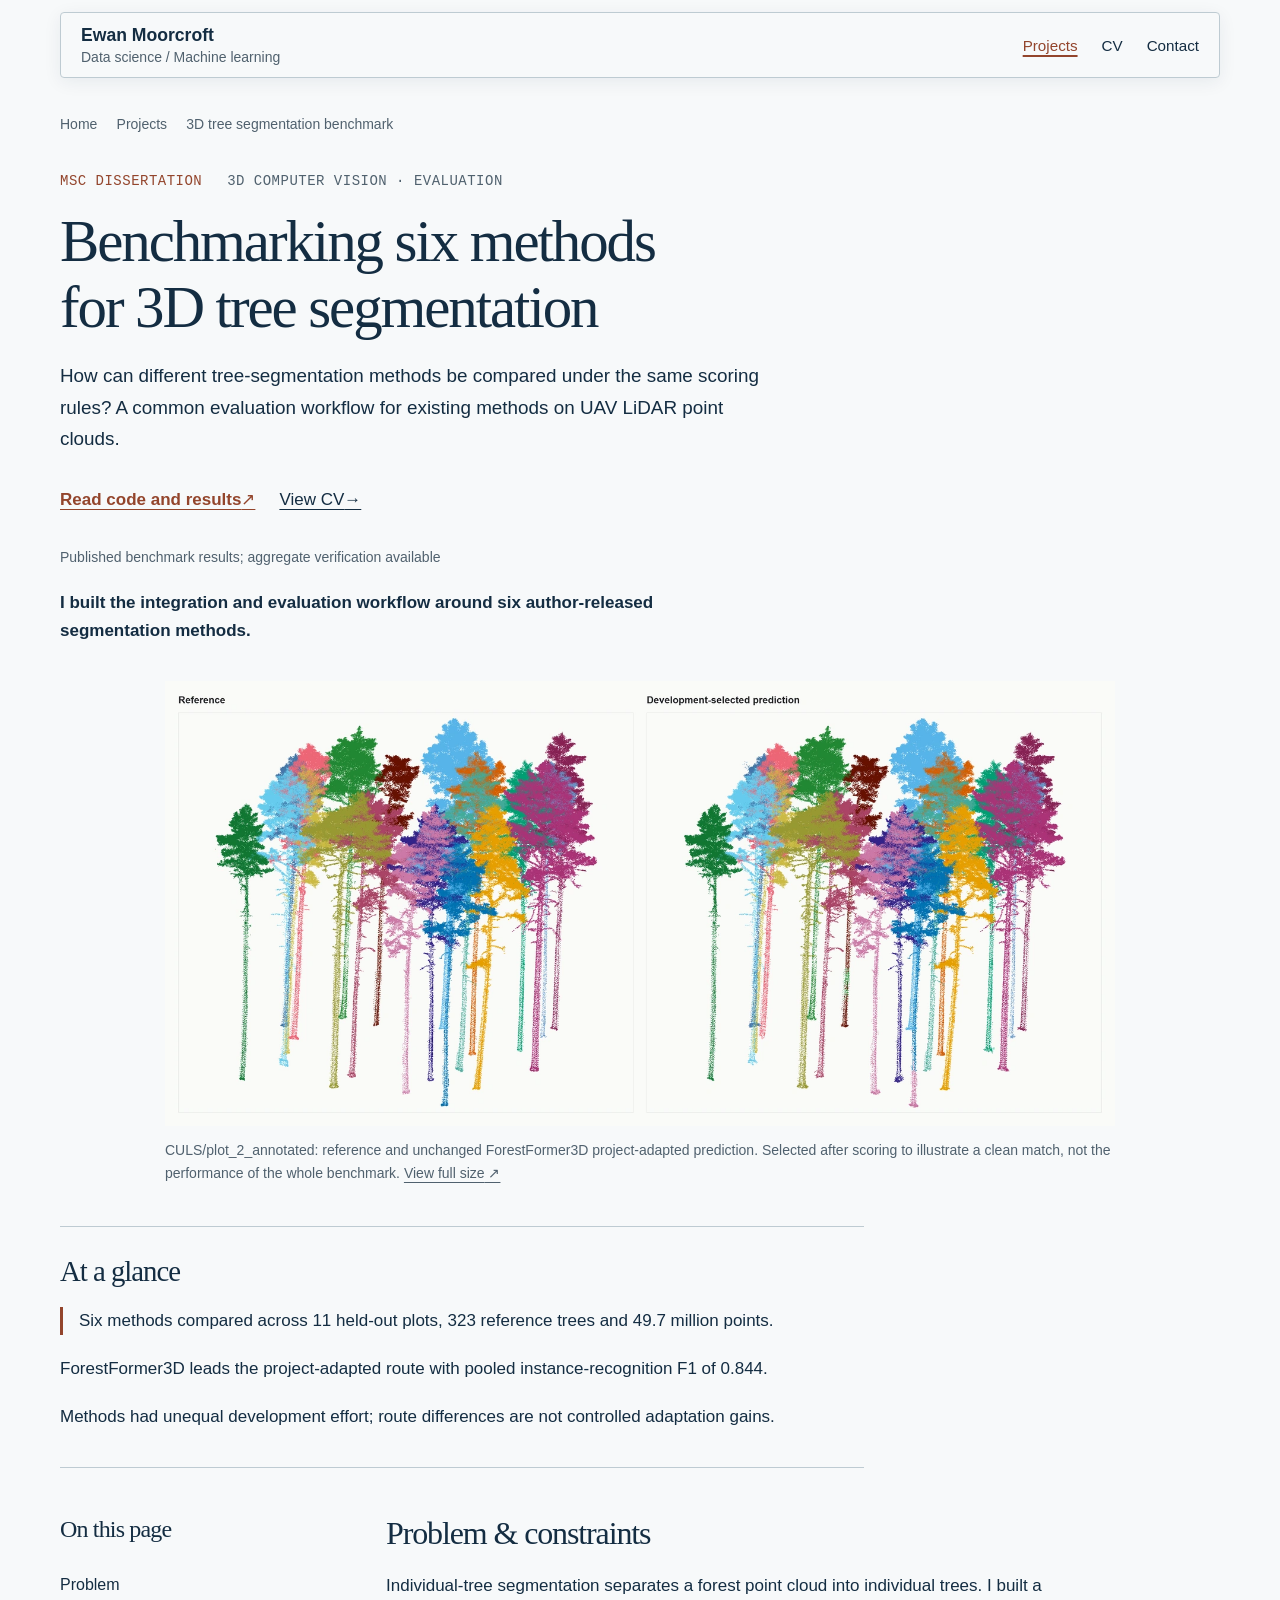
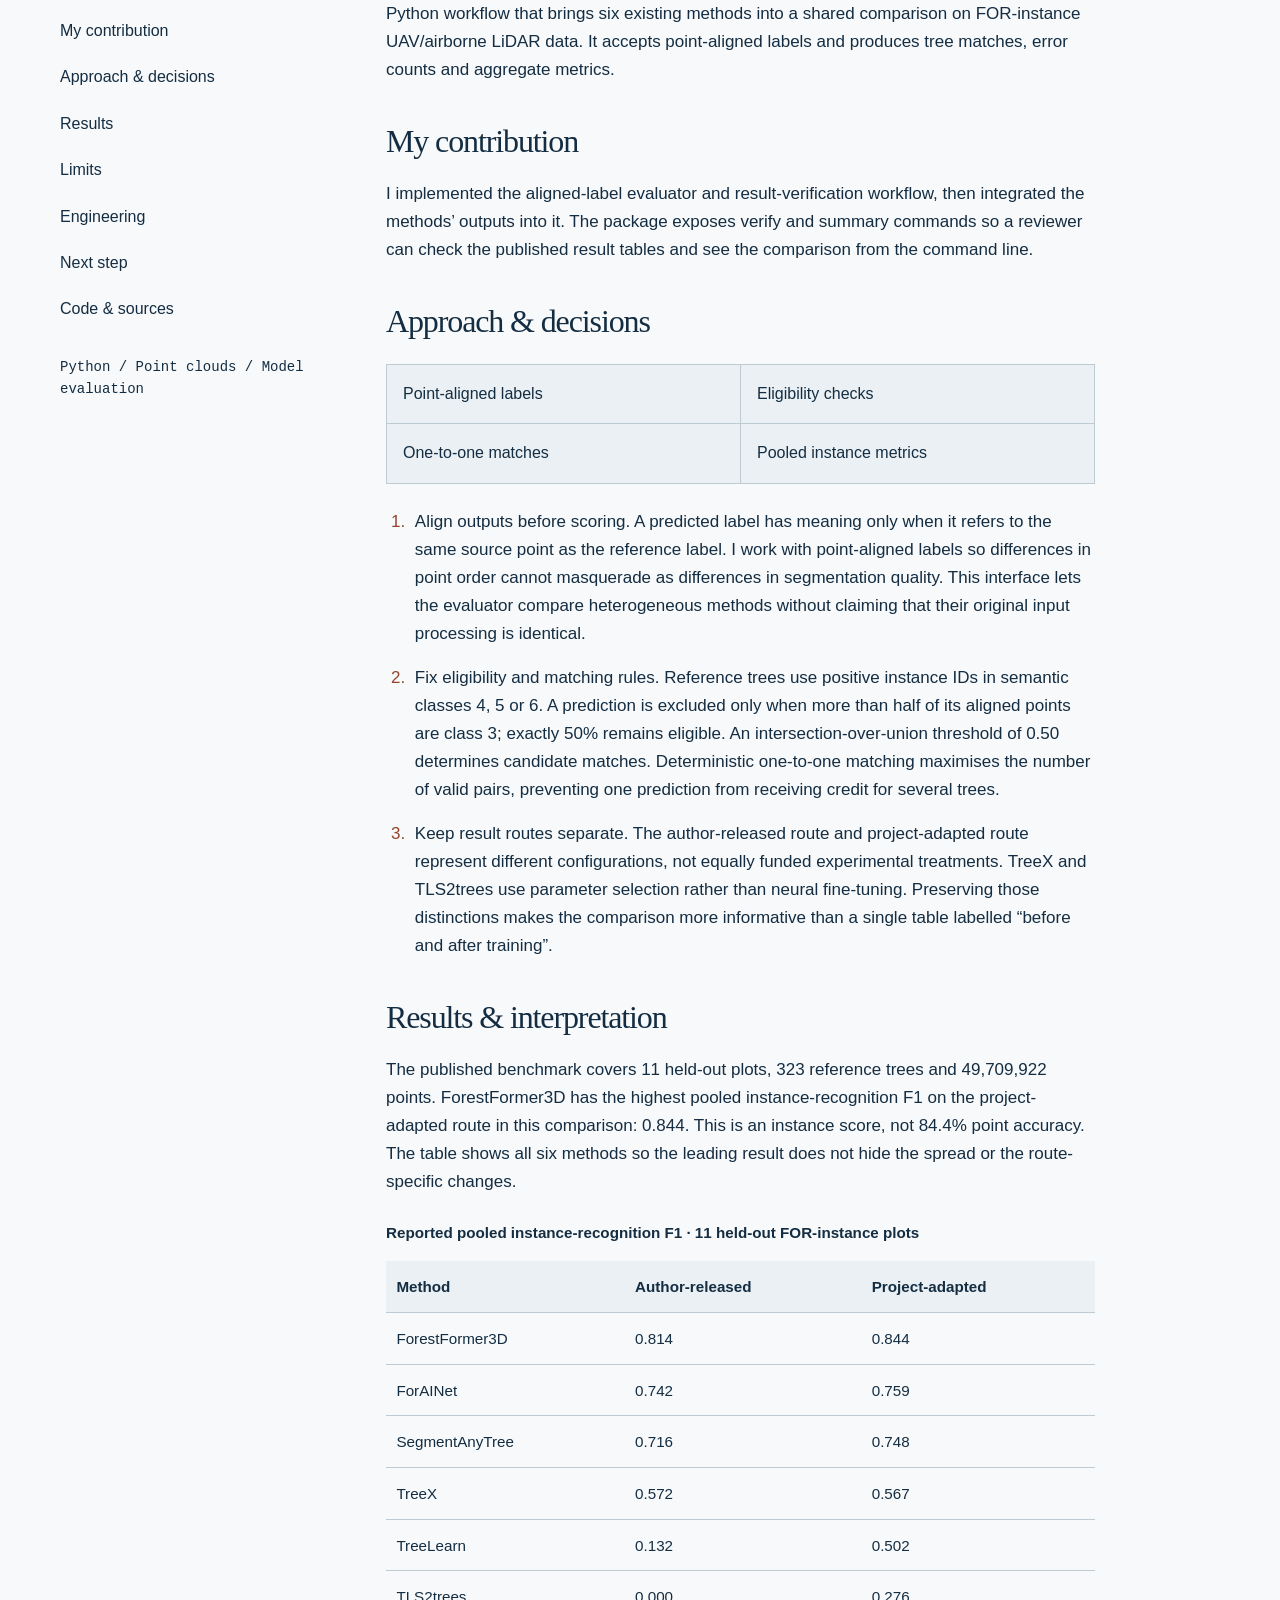
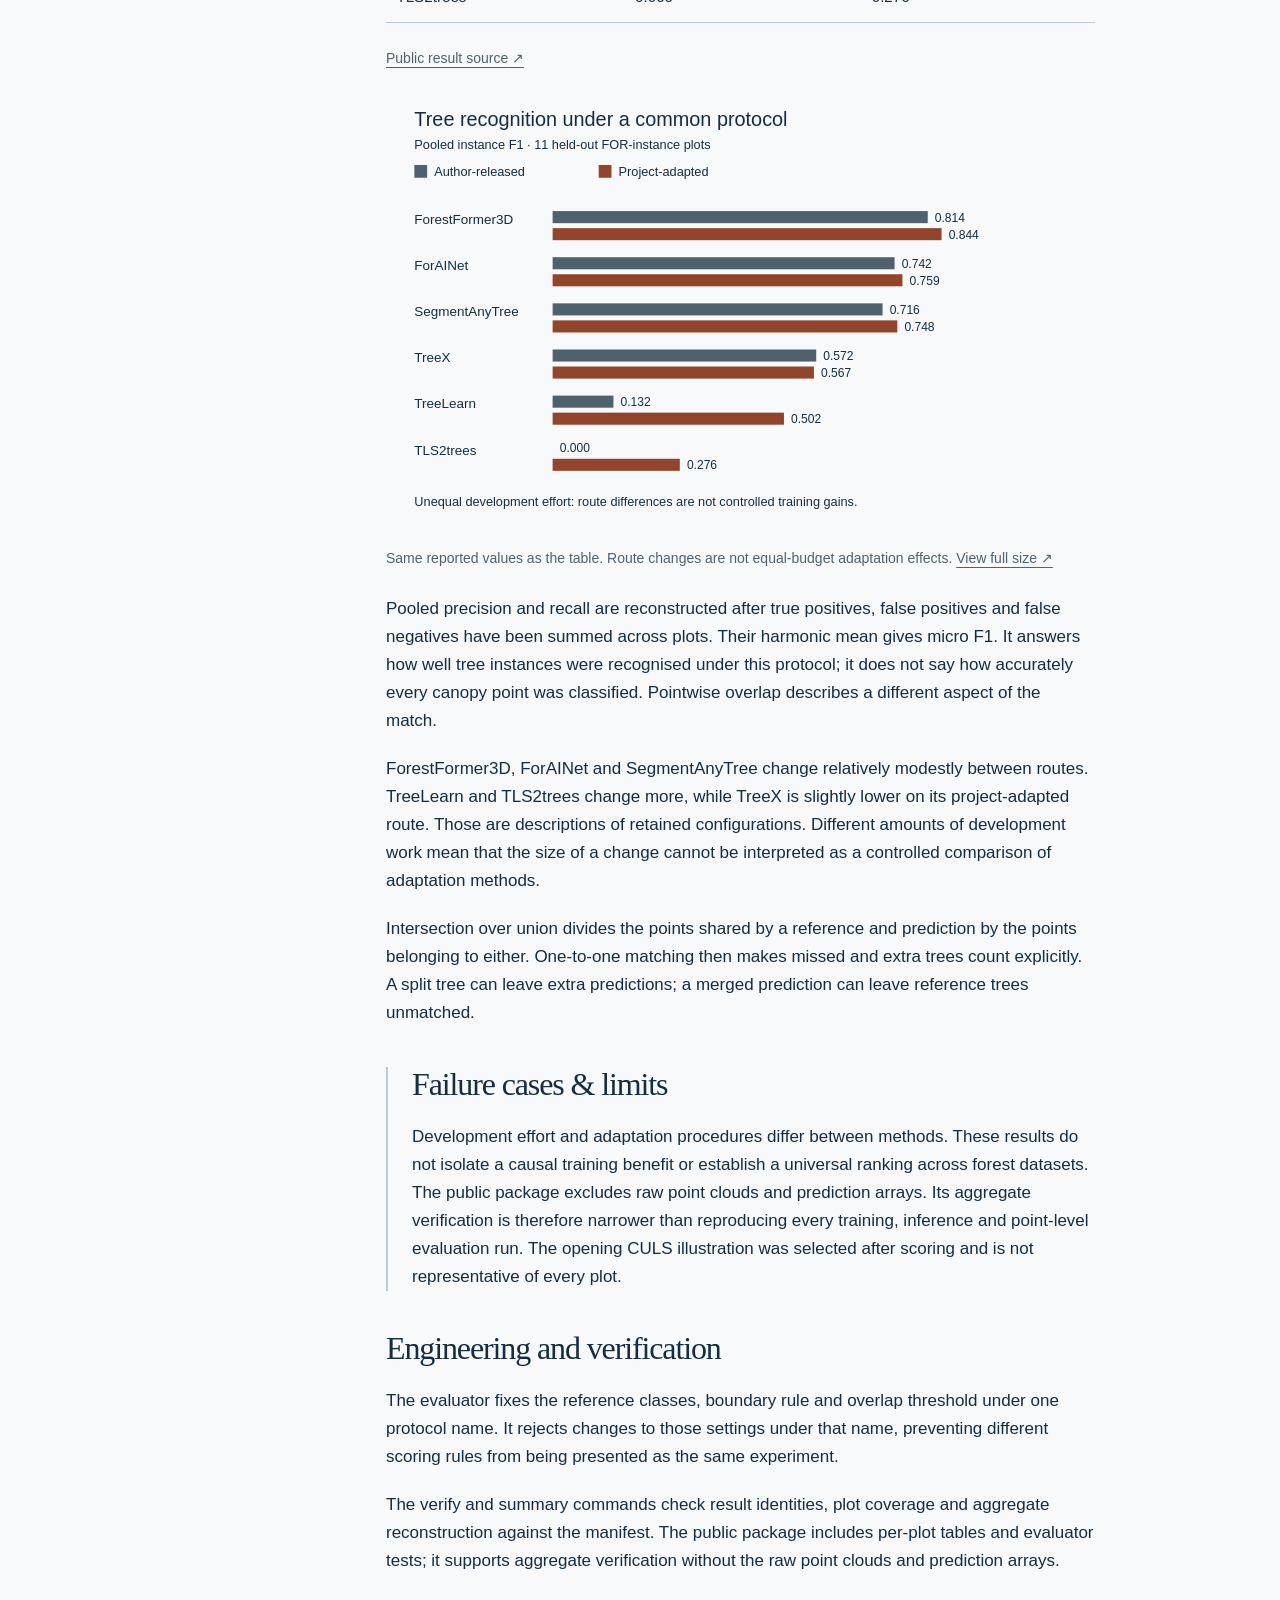
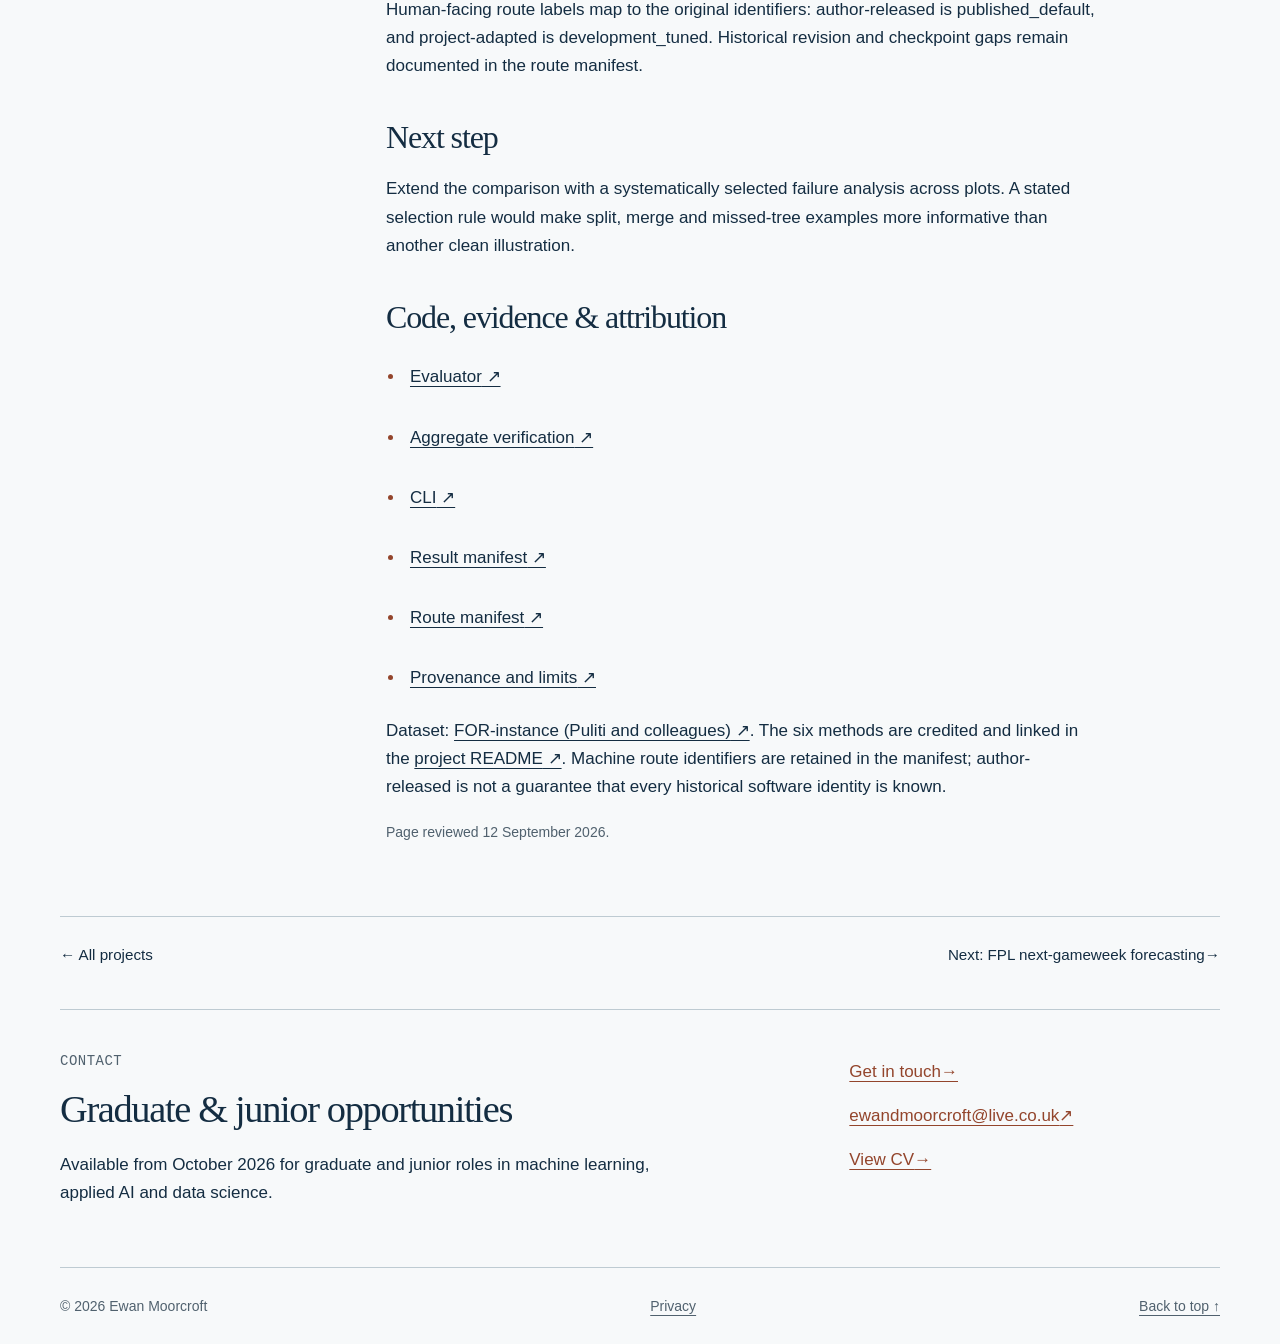
<file: work/tree-lidar-benchmark/index.html>
<!doctype html><html lang="en-GB"><head><meta charset="utf-8"><meta name="viewport" content="width=device-width, initial-scale=1"><title>Page moved | Ewan Moorcroft</title><meta name="description" content="This portfolio page has moved."><meta name="theme-color" content="#f7f9fa"><link rel="canonical" href="https://ewanmoorcroft.github.io/projects/tree-lidar-benchmark/"><meta property="og:type" content="article"><meta property="og:title" content="Page moved | Ewan Moorcroft"><meta property="og:description" content="This portfolio page has moved."><meta property="og:url" content="https://ewanmoorcroft.github.io/projects/tree-lidar-benchmark/"><meta name="twitter:card" content="summary_large_image"><meta name="twitter:title" content="Page moved | Ewan Moorcroft"><meta name="twitter:description" content="This portfolio page has moved."><meta property="og:image" content="https://ewanmoorcroft.github.io/assets/social-preview.png"><meta property="og:image:alt" content="Ewan Moorcroft — Data science and machine learning"><meta name="twitter:image" content="https://ewanmoorcroft.github.io/assets/social-preview.png"><meta name="robots" content="noindex"><link rel="icon" type="image/svg+xml" href="/favicon.svg"><link rel="stylesheet" href="/styles.css"><meta http-equiv="refresh" content="0;url=/projects/tree-lidar-benchmark/"></head><body><a class="skip-link" href="#main">Skip to content</a><header class="masthead wrap"><a class="identity" href="/" aria-label="Ewan Moorcroft home">Ewan Moorcroft<span>Data science / Machine learning</span></a><nav aria-label="Main navigation"><a href="/projects/" aria-current="page">Projects</a><a href="/cv/">CV</a><a href="/contact/">Contact</a></nav></header><main id="main" tabindex="-1"><section class="wrap text-page"><h1>This page has moved.</h1><p><a href="/projects/tree-lidar-benchmark/">Continue to Projects →</a></p></section><section id="contact" class="wrap contact" aria-labelledby="contact-title"><div><p class="eyebrow">CONTACT</p><h2 id="contact-title">Graduate & junior opportunities</h2><p>Available from October 2026 for graduate and junior roles in machine learning, applied AI and data science.</p></div><div class="contact-links"><a class="" href="/contact/">Get in touch<span aria-hidden="true"> →</span></a><a class="" href="mailto:ewandmoorcroft@live.co.uk">ewandmoorcroft@live.co.uk<span aria-hidden="true"> ↗</span></a><a class="" href="/cv/">View CV<span aria-hidden="true"> →</span></a></div></section></main><footer class="wrap footer"><span>© 2026 Ewan Moorcroft</span><a href="/privacy/">Privacy</a><a href="#main">Back to top ↑</a></footer></body></html>
</file>
<file: styles.css>
:root {
  --canvas: #f7f9fa;
  --surface: #eaf0f3;
  --text: #142d42;
  --muted: #50616e;
  --border: #becbd2;
  --accent: #93452c;
  --hover: #642b18;
  --focus: #a34419;
  --space-1: 0.5rem;
  --space-2: 1rem;
  --space-3: 1.5rem;
  --space-4: 2rem;
  --space-5: 3rem;
  --space-6: 4.5rem;
  --body: -apple-system, BlinkMacSystemFont, "Segoe UI", sans-serif;
  --editorial: Georgia, "Times New Roman", serif;
  --technical: "SFMono-Regular", Consolas, monospace;
  --motion: 160ms ease;
  --header-clearance: 7rem;
  --header-shadow: 0 4px 18px rgb(20 45 66 / 7%);
}
* {
  box-sizing: border-box;
}
html {
  scroll-behavior: smooth;
  scroll-padding-top: var(--header-clearance);
}
body {
  margin: 0;
  background: var(--canvas);
  color: var(--text);
  font: 1.0625rem/1.65 var(--body);
  -webkit-font-smoothing: antialiased;
}
::selection {
  background: #dbe5eb;
  color: var(--text);
}
a {
  color: inherit;
  text-underline-offset: 0.25em;
  text-decoration-thickness: 1px;
  transition: color var(--motion);
}
a:hover {
  color: var(--accent);
}
a,
summary,
[tabindex="0"] {
  scroll-margin-block: 1rem 2rem;
}
a:focus-visible,
summary:focus-visible,
[tabindex="0"]:focus-visible {
  outline: 3px solid var(--focus);
  outline-offset: 4px;
}
main:focus {
  outline: none;
}
p {
  margin: 0 0 1.25rem;
}
h1,
h2,
h3 {
  font-family: var(--editorial);
  font-weight: 400;
  line-height: 1.12;
  letter-spacing: -0.035em;
  margin: 0 0 1.25rem;
  overflow-wrap: anywhere;
  text-wrap: balance;
}
h1 {
  font-size: clamp(2.6rem, 5.3vw, 4.7rem);
  max-width: 24ch;
}
h2 {
  font-size: clamp(1.8rem, 3vw, 2.7rem);
}
h3 {
  font-size: clamp(1.5rem, 2.5vw, 2.1rem);
}
img {
  display: block;
  width: 100%;
  height: auto;
}
figure,
dl,
dd {
  margin: 0;
}
.wrap {
  width: min(1160px, calc(100% - 80px));
  margin-inline: auto;
}
.eyebrow,
.tools {
  font-family: var(--technical);
  font-size: 0.875rem;
  line-height: 1.6;
}
.eyebrow {
  text-transform: uppercase;
  letter-spacing: 0.035em;
  color: var(--muted);
  margin-bottom: 1rem;
}
.eyebrow > span {
  color: var(--accent);
  margin-right: 1rem;
}
.source-note,
.status-note,
figcaption,
.footer {
  font-size: 0.875rem;
  color: var(--muted);
}
.introduction {
  font-size: 1.18rem;
  line-height: 1.65;
  max-width: 68ch;
}
.availability {
  max-width: 68ch;
}
/* Navigation: compact, always visible, no client-side menu. */
.masthead {
  position: sticky;
  top: 8px;
  z-index: 5;
  display: flex;
  align-items: center;
  justify-content: space-between;
  gap: 1.5rem;
  margin-top: 12px;
  padding: 10px 20px;
  border: 1px solid var(--border);
  border-radius: 4px;
  background: var(--canvas);
  box-shadow: var(--header-shadow);
}
.identity {
  text-decoration: none;
  font-size: 1.1rem;
  font-weight: 650;
  line-height: 1.4;
}
.identity span {
  display: block;
  font-size: 0.875rem;
  font-weight: 400;
  color: var(--muted);
}
nav {
  display: flex;
  flex-wrap: wrap;
  gap: 1.5rem;
}
nav a {
  display: inline-flex;
  align-items: center;
  min-height: 44px;
  text-decoration: none;
  font-size: 0.95rem;
}
nav a:hover {
  text-decoration: underline;
}
.masthead nav a[aria-current] {
  color: var(--accent);
  text-decoration: underline;
  text-decoration-thickness: 2px;
}
.skip-link {
  position: fixed;
  top: 8px;
  left: 8px;
  z-index: 10;
  transform: translateY(-180%);
  background: var(--text);
  color: white;
  padding: 12px 20px;
}
.skip-link:focus {
  transform: translateY(0);
}
.actions {
  display: flex;
  flex-wrap: wrap;
  gap: 0.75rem 1.5rem;
  align-items: center;
  margin: 1.5rem 0;
}
.actions a,
.text-link {
  display: inline-flex;
  align-items: center;
  min-height: 44px;
}
.text-link {
  color: var(--accent);
  font-weight: 550;
}
.primary-link {
  background: var(--accent);
  color: white;
  padding: 0.65rem 1.1rem;
  border-radius: 3px;
  text-decoration: none;
  font-weight: 550;
  gap: 0.5rem;
}
.primary-link:hover {
  background: var(--hover);
  color: white;
}
/* Home and project index have distinct reading depths. */
.intro {
  padding-block: 3rem 2.5rem;
}
.intro-main {
  max-width: 850px;
}
.intro h1 em {
  color: var(--accent);
}
.section-heading {
  display: flex;
  align-items: baseline;
  justify-content: space-between;
  gap: 2rem;
  border-top: 1px solid var(--border);
  padding-block: 1.75rem 0.5rem;
}
.section-heading p {
  color: var(--muted);
}
.home-preview,
.work-entry {
  display: grid;
  grid-template-columns: 1fr 1fr;
  gap: 3rem;
  border-top: 1px solid var(--border);
  padding-block: 2.5rem;
  align-items: start;
}
.home-preview h3 a,
.work-entry h2 a {
  text-decoration: none;
}
.home-preview h3 a:hover,
.work-entry h2 a:hover {
  text-decoration: underline;
}
.home-preview .study-figure {
  max-width: 520px;
}
.result-line {
  border-left: 3px solid var(--accent);
  padding-left: 1rem;
}
.about-teaser {
  padding-block: 2.5rem 3rem;
  border-top: 1px solid var(--border);
}
.about-teaser p {
  max-width: 68ch;
}
.page-intro {
  padding-block: 3rem 1.5rem;
}
.project-facts div {
  margin-bottom: 1rem;
}
.project-facts dt {
  font-weight: 600;
  font-size: 0.95rem;
}
.project-facts dd {
  font-size: 1rem;
}
.other-work {
  border-top: 1px solid var(--border);
  padding-block: 2.5rem;
  max-width: 80ch;
}
.other-work h3 {
  font-size: 1.5rem;
}
.coursework-item {
  margin-block: 1.5rem;
}
.learning-archive {
  margin-top: 2rem;
  border-top: 1px solid var(--border);
  padding-top: 1.25rem;
}
.learning-archive > p {
  margin-top: 1rem;
}
.learning-archive li {
  margin-block: 1.5rem;
}
summary {
  cursor: pointer;
  min-height: 44px;
  padding-block: 0.5rem;
  font-size: 1rem;
}
/* About: useful opening first in both DOM and visual order. */
.about-opening {
  display: grid;
  grid-template-columns: minmax(0, 1.8fr) minmax(220px, 1fr);
  gap: 3rem;
  align-items: start;
  padding-block: 2.5rem;
}
.about-opening h1 {
  font-size: clamp(2.35rem, 4.4vw, 4rem);
}
.portrait {
  max-width: 330px;
  margin-top: 2.5rem;
  justify-self: end;
}
.about-support {
  display: grid;
  grid-template-columns: minmax(0, 1.6fr) minmax(0, 1fr);
  gap: 4rem;
  padding-block: 2rem 3rem;
  border-top: 1px solid var(--border);
}
.about-support h2 {
  font-size: 1.8rem;
  margin-top: 1.5rem;
}
.about-support p {
  max-width: 70ch;
}
.education div,
.skill-evidence div {
  padding-block: 1rem;
  border-top: 1px solid var(--border);
}
.education dt,
.skill-evidence dt {
  font-weight: 550;
}
.education dd {
  color: var(--muted);
  font-size: 0.95rem;
}
.education .module-label {
  margin: 0.85rem 0 0.35rem;
  font-size: 0.85rem;
}
.module-marks {
  list-style: none;
  padding: 0;
  margin: 0;
  color: var(--text);
}
.module-marks li {
  display: flex;
  justify-content: space-between;
  gap: 1rem;
  margin-block: 0.4rem;
}
.module-marks strong {
  white-space: nowrap;
  font-variant-numeric: tabular-nums;
}
.course-link {
  display: inline-block;
  padding-block: 0.6rem;
  min-height: 44px;
}
.skill-evidence dt {
  font-size: 1rem;
}
.skill-evidence a {
  display: inline-block;
  padding-block: 0.5rem;
  min-height: 44px;
}
/* Case studies: output, result, then optional technical depth. */
.case-study {
  padding-top: 1.5rem;
}
.breadcrumb {
  gap: 0.5rem 1.2rem;
  color: var(--muted);
  align-items: center;
  font-size: 0.875rem;
}
.breadcrumb a {
  font-size: 0.875rem;
}
.breadcrumb span {
  overflow-wrap: anywhere;
}
.case-intro {
  padding-block: 1.5rem 1rem;
  max-width: 900px;
}
.case-intro h1 {
  font-size: clamp(2.5rem, 4.6vw, 4.2rem);
}
.contribution-lead {
  font-weight: 550;
  max-width: 70ch;
}
.case-output {
  max-width: 950px;
  margin: 0 auto 2.5rem;
}
.case-output .map-figure {
  max-width: 700px;
  margin-inline: auto;
}
.case-overview {
  padding-block: 1.75rem 1rem;
  border-block: 1px solid var(--border);
  margin-bottom: 2rem;
  max-width: 85ch;
}
.case-overview h2 {
  font-size: 1.8rem;
}
.case-grid {
  display: grid;
  grid-template-columns: minmax(180px, 1fr) minmax(0, 3fr);
  gap: 3rem;
  padding-top: 1rem;
}
.case-facts h2 {
  font-size: 1.5rem;
}
.case-facts nav {
  display: flex;
  flex-direction: column;
  gap: 0.15rem;
  margin-bottom: 1.5rem;
}
.case-facts nav a {
  font-size: 1rem;
  overflow-wrap: anywhere;
}
.case-copy {
  min-width: 0;
  max-width: 75ch;
  overflow-wrap: anywhere;
}
.case-copy section {
  margin-bottom: 2.5rem;
}
.case-copy h2 {
  font-size: 2rem;
}
.case-copy ol:not(.workflow) {
  padding-left: 1.5rem;
}
.case-copy li {
  padding-left: 0.3rem;
  margin-bottom: 1rem;
}
.case-copy li::marker {
  color: var(--accent);
}
.workflow {
  display: grid;
  grid-template-columns: repeat(2, minmax(0, 1fr));
  gap: 1px;
  list-style: none;
  padding: 0;
  background: var(--border);
  border: 1px solid var(--border);
  margin: 1.5rem 0;
}
.workflow li {
  margin: 0;
  padding: 1rem;
  background: var(--surface);
  font-size: 1rem;
}
.table-region {
  max-width: 100%;
  overflow: auto;
  margin: 1.5rem 0;
}
table {
  width: 100%;
  border-collapse: collapse;
  font-size: 0.95rem;
}
caption {
  text-align: left;
  font-weight: 600;
  margin-bottom: 1rem;
}
th,
td {
  text-align: left;
  vertical-align: top;
  padding: 0.8rem 0.65rem;
  border-bottom: 1px solid var(--border);
}
thead th {
  background: var(--surface);
}
tbody th {
  font-weight: 500;
}
td {
  font-variant-numeric: tabular-nums;
}
.case-limits {
  border-left: 2px solid var(--border);
  padding-left: 1.5rem;
}
.evidence-links {
  padding-left: 1.2rem;
}
.evidence-links a {
  display: inline-block;
  min-height: 44px;
  padding-block: 8px;
}
.next-project {
  justify-content: space-between;
  gap: 1rem;
  margin-block: 2rem;
  padding-top: 1rem;
  border-top: 1px solid var(--border);
}
/* Authentic figures retain dimensions, captions and full-size access. */
.study-figure {
  margin: 0;
  min-width: 0;
}
.study-figure > a {
  display: block;
}
.study-figure img {
  background: var(--surface);
}
figcaption {
  line-height: 1.6;
  overflow-wrap: anywhere;
  margin-top: 0.8rem;
}
figcaption a {
  display: inline-block;
  min-height: 24px;
}
.image-credit {
  margin-top: 0.5rem;
}
.map-figure {
  padding: 1rem;
  background: var(--surface);
}
.case-copy .study-figure {
  margin-block: 1.5rem;
}
.pipeline-preview {
  background: var(--surface);
  padding: 1.5rem;
}
.pipeline-preview .workflow {
  grid-template-columns: 1fr;
}
.pipeline-preview .workflow li {
  background: var(--canvas);
}
.forecast-results {
  max-width: 760px;
  margin-inline: auto;
  padding: 1.5rem;
  background: var(--surface);
}
.figure-heading {
  font-size: 1.8rem;
}
.forecast-results dl > div {
  margin-bottom: 1rem;
}
.forecast-results dt {
  font-size: 1rem;
}
.forecast-results dd {
  display: flex;
  align-items: center;
  gap: 0.75rem;
  min-width: 0;
}
.result-bar {
  display: inline-block;
  height: 14px;
  background: var(--accent);
}
.forecast-results strong {
  font-size: 1rem;
  font-variant-numeric: tabular-nums;
}
/* Utility pages and context-aware contact. */
.text-page {
  max-width: 820px;
  padding-block: 2.5rem 3rem;
  overflow-wrap: anywhere;
}
.text-page h1 {
  margin-bottom: 1.5rem;
}
.text-page section {
  margin-top: 2.5rem;
}
.text-page h2 {
  font-size: 2rem;
}
.cv-item {
  margin-bottom: 1.5rem;
}
.cv-item h3 {
  font-size: 1.4rem;
  margin-bottom: 0.5rem;
}
.cv-item p {
  margin-bottom: 0.5rem;
}
.cv-links {
  display: flex;
  flex-direction: column;
  align-items: flex-start;
  margin: 1.5rem 0;
}
.cv-links a {
  display: inline-block;
  padding-block: 0.4rem;
  min-height: 40px;
}
.contact-email {
  display: inline-block;
  font-size: clamp(1.2rem, 3vw, 1.65rem);
  color: var(--accent);
  margin: 0 0 1.5rem;
  padding-block: 0.4rem;
  overflow-wrap: anywhere;
}
.contact {
  display: grid;
  grid-template-columns: minmax(0, 2fr) minmax(0, 1fr);
  gap: 3rem;
  padding-block: 2.5rem;
  border-top: 1px solid var(--border);
}
.contact h2 {
  font-size: clamp(1.8rem, 3vw, 2.5rem);
}
.contact p {
  max-width: 65ch;
}
.contact-links {
  display: flex;
  flex-direction: column;
  align-items: flex-start;
  overflow-wrap: anywhere;
}
.contact-links a {
  display: inline-flex;
  align-items: center;
  min-height: 44px;
  color: var(--accent);
}
.footer {
  display: flex;
  justify-content: space-between;
  align-items: center;
  flex-wrap: wrap;
  gap: 1rem;
  padding-block: 1rem;
  border-top: 1px solid var(--border);
}
.footer a {
  display: inline-flex;
  align-items: center;
  min-height: 44px;
}
.not-found {
  padding-block: 3rem;
  min-height: 65vh;
}
.sr-only {
  position: absolute;
  width: 1px;
  height: 1px;
  overflow: hidden;
  clip-path: inset(50%);
  white-space: nowrap;
}
@media (max-width: 1000px) {
  .wrap {
    width: calc(100% - 48px);
  }
  .home-preview,
  .work-entry,
  .about-opening,
  .about-support,
  .case-grid {
    gap: 2rem;
  }
  .about-opening {
    grid-template-columns: minmax(0, 1.6fr) minmax(180px, 1fr);
  }
}
@media (max-width: 700px) {
  :root {
    --header-clearance: 7.5rem;
  }
  .wrap {
    width: calc(100% - 32px);
  }
  .masthead {
    display: block;
    padding: 6px 12px;
    margin-top: 8px;
  }
  .identity {
    font-size: 1rem;
  }
  .identity span {
    display: none;
  }
  .masthead nav {
    justify-content: space-between;
    gap: 0 0.8rem;
  }
  .masthead nav a {
    font-size: 0.875rem;
    min-height: 40px;
  }
  .intro,
  .page-intro,
  .text-page {
    padding-top: 1.75rem;
  }
  .intro h1 {
    font-size: clamp(2.4rem, 8.8vw, 3.5rem);
  }
  .introduction {
    font-size: 1.075rem;
  }
  .section-heading {
    display: block;
    padding-top: 1.5rem;
  }
  .home-preview,
  .work-entry,
  .about-opening,
  .about-support,
  .case-grid,
  .contact {
    display: block;
  }
  .home-preview,
  .work-entry {
    padding-block: 1.75rem;
  }
  .home-preview .study-figure,
  .work-entry .study-figure {
    margin-top: 1.5rem;
    max-width: none;
  }
  .about-opening {
    padding-top: 1.5rem;
    padding-bottom: 2rem;
  }
  .about-opening h1 {
    font-size: clamp(2.1rem, 7.8vw, 3rem);
  }
  .about-opening .actions {
    margin-bottom: 0;
  }
  .portrait {
    margin-top: 1.5rem;
    max-width: 280px;
  }
  .about-support {
    padding-top: 0.75rem;
  }
  .about-support aside {
    margin-top: 2rem;
  }
  .case-intro h1 {
    font-size: clamp(2.25rem, 8vw, 3.3rem);
  }
  .case-facts nav {
    display: grid;
    grid-template-columns: repeat(2, minmax(0, 1fr));
  }
  .case-facts nav a {
    min-width: 0;
  }
  .workflow {
    grid-template-columns: 1fr;
  }
  .case-output {
    margin-bottom: 1.5rem;
  }
  .case-copy h2 {
    font-size: 1.8rem;
  }
  .contact-links {
    margin-top: 1rem;
  }
}
@media (prefers-reduced-motion: reduce) {
  html {
    scroll-behavior: auto;
  }
  *,
  *::before,
  *::after {
    transition: none !important;
    animation: none !important;
  }
}
@media print {
  .masthead,
  .skip-link,
  .footer,
  .contact,
  .cv-page header > a {
    display: none !important;
  }
  .cv-page {
    width: 100%;
    padding: 0;
    max-width: none;
  }
}

.profile-links {
  display: flex;
  flex-wrap: wrap;
  gap: 1rem;
  margin-top: 1rem;
}
.profile-links a {
  min-height: 44px;
  display: inline-flex;
  align-items: center;
}
.project-shortcuts {
  list-style: none;
  padding: 0;
  margin: 1rem 0 0;
}
.project-shortcuts li {
  border-top: 1px solid var(--border);
  padding-block: 0.5rem;
}
.project-shortcuts a {
  display: inline-block;
  padding-block: 0.25rem;
}
.project-shortcuts li > span {
  display: block;
  font-size: 0.9rem;
}
.fieldwork-figure {
  max-width: 480px;
  margin-block: 1.5rem;
}
</file>
